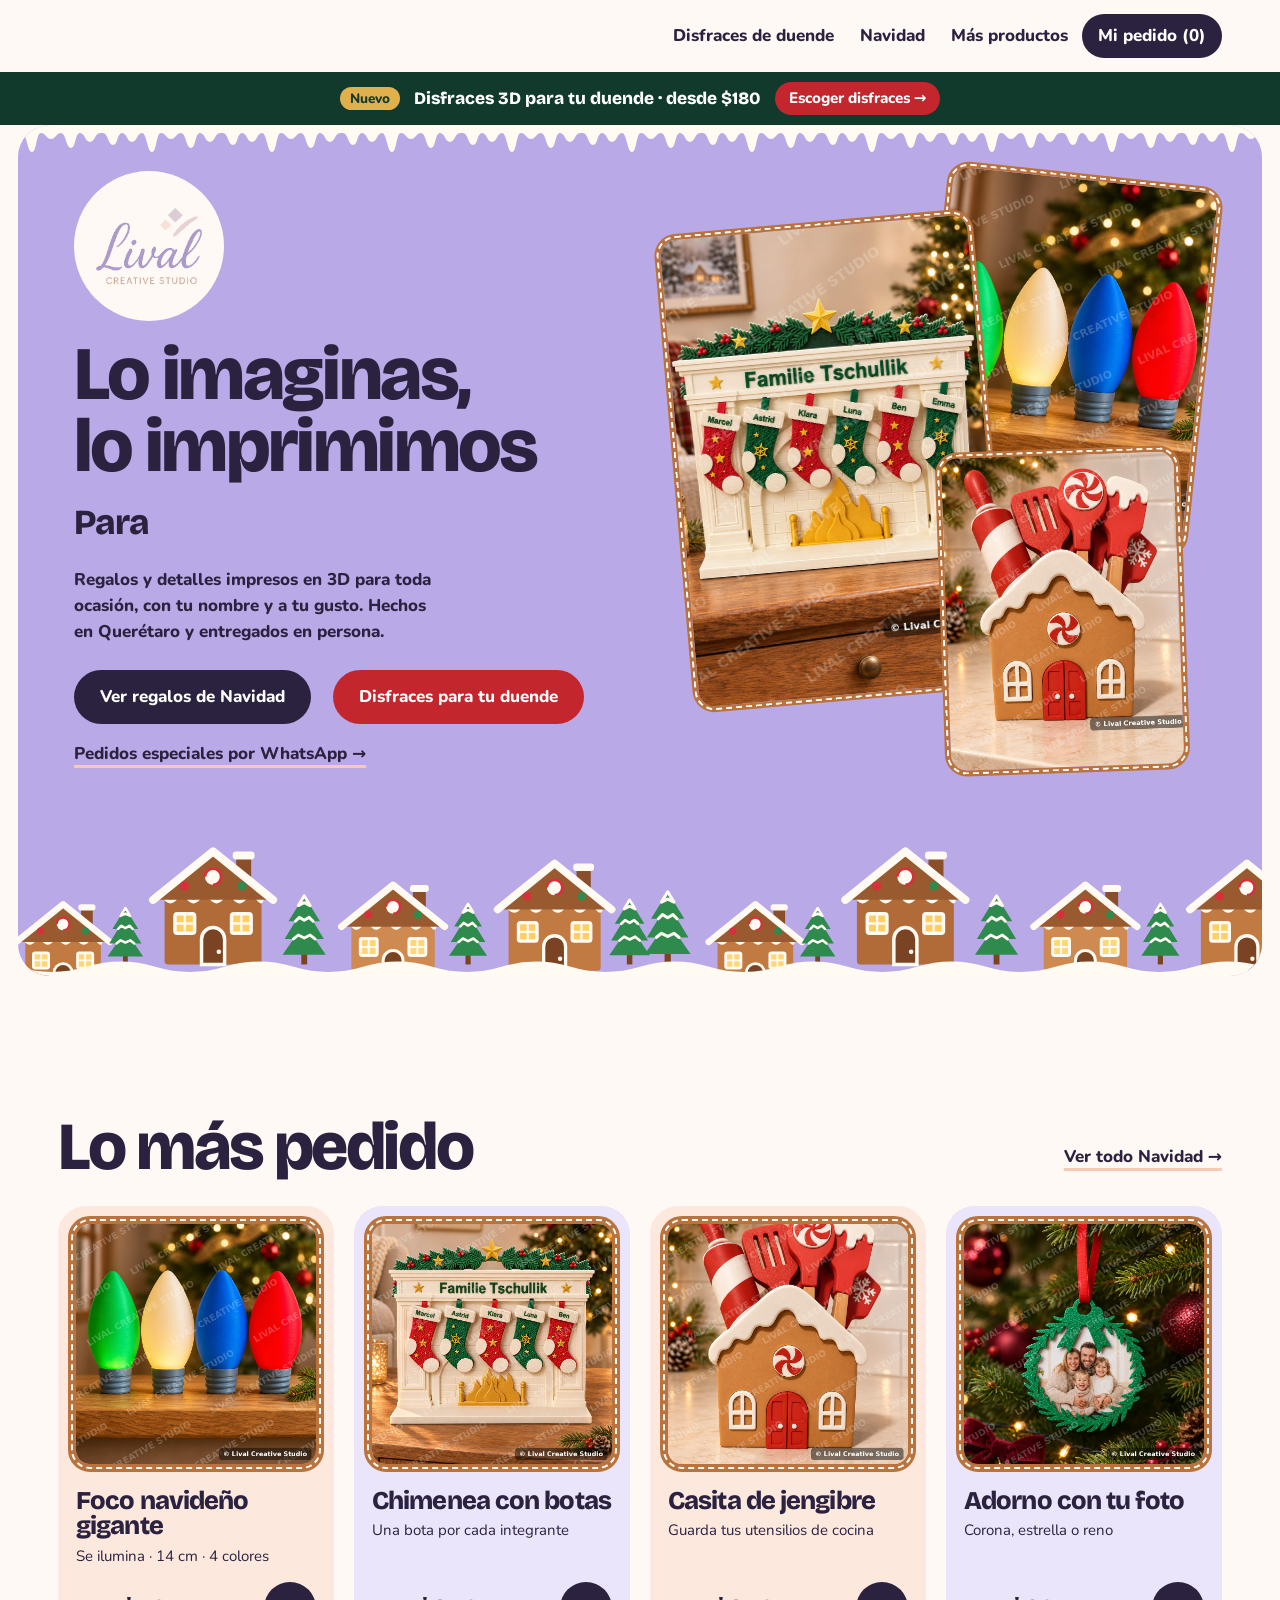
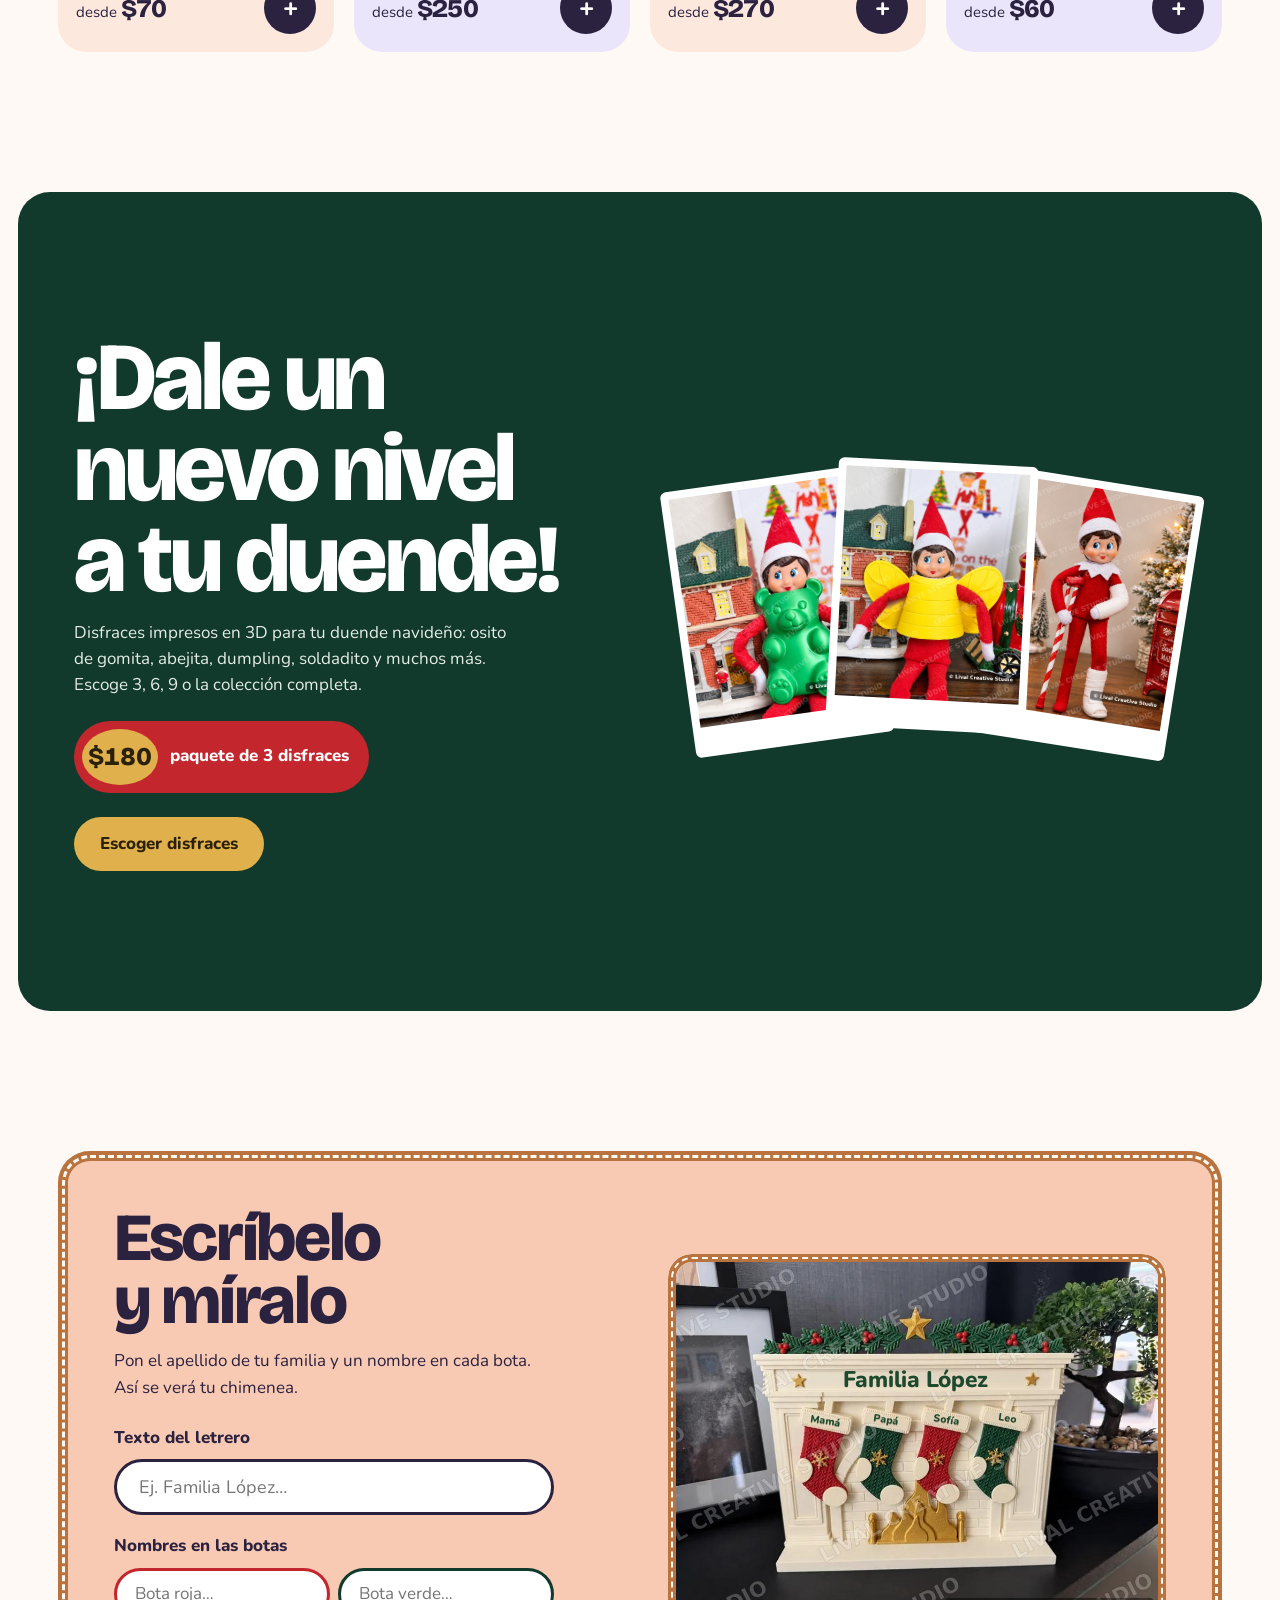
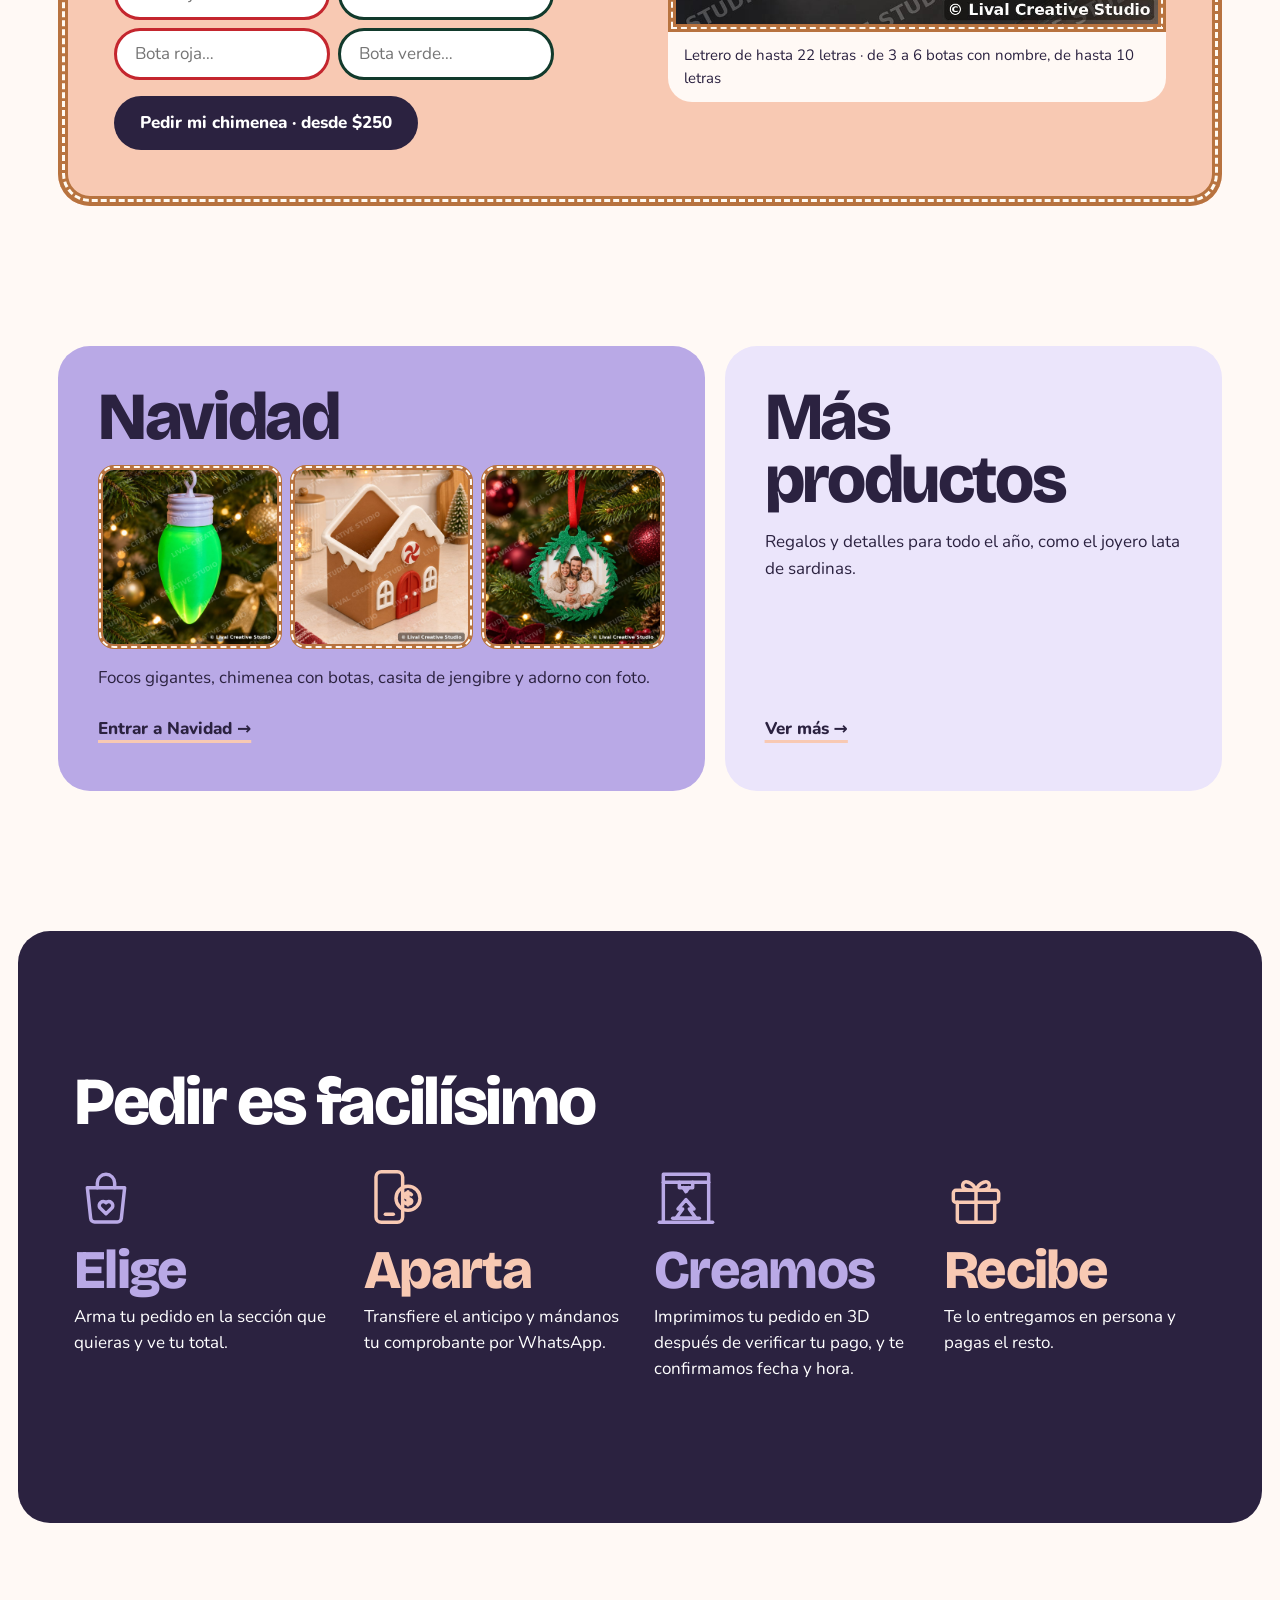
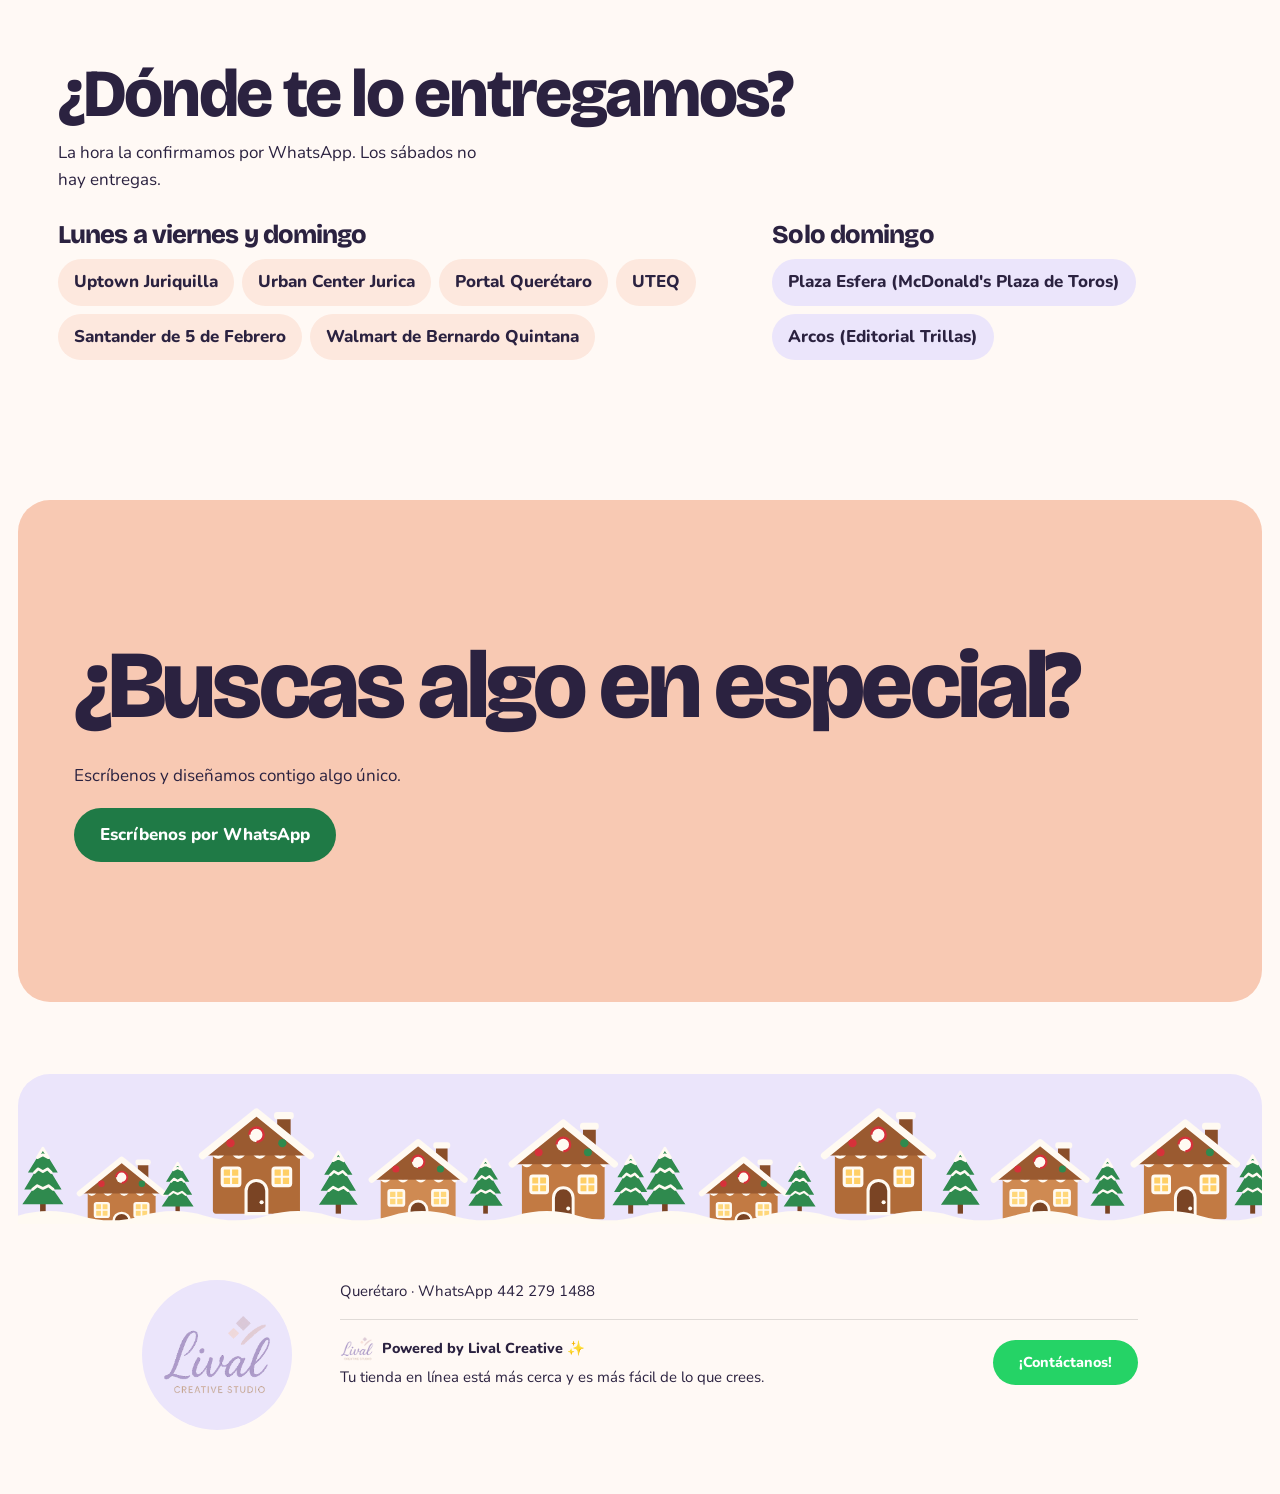
<file: index.html>
<!DOCTYPE html>
<html lang="es">
<head>
<meta charset="utf-8">
<meta name="viewport" content="width=device-width, initial-scale=1">
<meta name="theme-color" content="#fff9f5">
<meta property="og:type" content="website">
<meta property="og:site_name" content="Lival Creative Studio">
<meta property="og:title" content="Lival Creative Studio · Regalos impresos en 3D">
<meta property="og:description" content="Regalos y detalles impresos en 3D, con tu nombre y a tu gusto. Hechos sobre pedido en Querétaro.">
<meta property="og:url" content="https://livalcreative.github.io/Lival_Tienda/">
<meta property="og:image" content="https://livalcreative.github.io/Lival_Tienda/img/compartir.jpg">
<meta property="og:image:width" content="1200">
<meta property="og:image:height" content="630">
<meta property="og:locale" content="es_MX">
<meta name="twitter:card" content="summary_large_image">
<title>Lival Creative Studio · Diseños impresos en 3D en Querétaro</title>
<meta name="description" content="Regalos y detalles impresos en 3D para toda ocasión, con tu nombre y a tu gusto. Hechos sobre pedido en Querétaro.">
<link rel="icon" href="img/logo.png">
<link rel="preload" href="fonts/bricolage-latin-800-normal.woff2" as="font" type="font/woff2" crossorigin>
<link rel="stylesheet" href="assets/lival.css?v=20261109b">
<link rel="stylesheet" href="assets/temporada.css?v=20261102c">
<!-- Visitas (GoatCounter: sin cookies, no guarda quién es cada persona) -->
<script data-goatcounter="https://livalcreative.goatcounter.com/count" async src="//gc.zgo.at/count.js"></script>
<script>document.addEventListener("click",function(e){var gc=window.goatcounter;if(!gc||!gc.count||!e.target.closest)return;var a=e.target.closest('a[href*="wa.me"],[data-abrir],[data-filtro]');if(!a)return;var p,t="";if(a.dataset.abrir){p="producto/"+a.dataset.abrir;var pr=document.getElementById(a.dataset.abrir),h=pr&&pr.querySelector("h3");t=h?h.textContent:"";}else if(a.dataset.filtro!==undefined){p="categoria/"+(a.dataset.filtro||"todo");t=a.textContent;}else{p="whatsapp"+location.pathname;t="Clic en WhatsApp";}gc.count({path:p,title:t.trim().slice(0,80),event:true});},true);</script>
</head>
<body class="temporada-navidad">
<a class="saltar" href="#contenido">Saltar al contenido</a>
<header class="barra"><div class="marco">
  <a class="logo-link" href="./" aria-label="Lival Creative Studio, inicio"><img data-logo-chico src="img/logo-t.png" width="360" height="267" alt=""></a>
  <nav aria-label="Secciones">
    <a class="link" href="disfraces/">Disfraces de duende</a>
    <a class="link" href="navidad/">Navidad</a>
    <a class="link" href="productos/">Más productos</a>
    <a class="bolsa" href="pedido/">Mi pedido (<span data-carrito-n>0</span>)</a>
  </nav>
</div></header>

<main id="contenido">
<a class="aviso-dz" href="disfraces/"><span class="n">Nuevo</span><span class="t">Disfraces 3D para tu duende · desde $180</span><span class="b">Escoger disfraces →</span></a>
<section class="portada" aria-label="Portada">
  <div class="in">
    <div data-entra>
      <div class="sello" data-logo-grande><img class="foto" src="img/logo-t.png" width="360" height="267" alt="Lival Creative Studio" translate="no"></div>
      <h1>Lo imaginas,<br> lo imprimimos</h1>
      <p class="ocasion">Para <span class="giro" data-giro="Navidad|cumpleaños|tu boda|graduaciones|el Día de las Madres|regalar porque sí" aria-live="off">Navidad</span></p>
      <p class="sub">Regalos y detalles impresos en 3D para toda ocasión, con tu nombre y a tu gusto. Hechos en Querétaro y entregados en persona.</p>
      <div class="acciones"><a class="btn osc" href="navidad/">Ver regalos de Navidad</a><a class="btn rojo" href="disfraces/">Disfraces para tu duende</a><a class="enlace" href="https://wa.me/524422791488?text=%C2%A1Hola!%20Quiero%20un%20pedido%20especial%20de%20Lival%20Creative%20Studio" target="_blank" rel="noopener">Pedidos especiales por WhatsApp →</a></div>
    </div>
    <div class="collage">
      <div class="c1"><img class="foto" src="img/navidad/chimenea-6b.jpg" width="900" height="1125" fetchpriority="high" alt="Chimenea con seis botas, cada una con un nombre"></div>
      <div class="c2"><img class="foto" src="img/navidad/foco-set.jpg" width="900" height="1125" alt="Focos navideños gigantes"></div>
      <div class="c3"><img class="foto" src="img/navidad/casita-abierta.jpg" width="900" height="1125" alt="Casita de jengibre con utensilios de cocina"></div>
    </div>
  </div>
  <div class="aldea" data-aldea aria-hidden="true"></div>
</section>

<div class="marco">
  <section class="catalogo" aria-labelledby="t-pedido">
    <div class="cab"><h2 class="titulo" id="t-pedido">Lo más pedido</h2><a class="enlace" href="navidad/">Ver todo Navidad →</a></div>
    <div class="carril" data-entra>
      <a class="tarjeta" href="navidad/#foco"><div class="img"><img class="foto" src="img/navidad/foco-set.jpg" width="900" height="1125" loading="lazy" alt="Focos navideños gigantes"></div>
        <h3>Foco navideño gigante</h3><p class="det">Se ilumina · 14&nbsp;cm · 4 colores</p>
        <div class="pie-t"><p class="precio"><small>desde</small>$70</p><span class="mas-btn" aria-hidden="true">+</span></div></a>
      <a class="tarjeta" href="navidad/#chimenea"><div class="img"><img class="foto" src="img/navidad/chimenea-5b.jpg" width="900" height="1125" loading="lazy" alt="Chimenea con cinco botas personalizadas"></div>
        <h3>Chimenea con botas</h3><p class="det">Una bota por cada integrante</p>
        <div class="pie-t"><p class="precio"><small>desde</small>$250</p><span class="mas-btn" aria-hidden="true">+</span></div></a>
      <a class="tarjeta" href="navidad/#casita"><div class="img"><img class="foto" src="img/navidad/casita-abierta.jpg" width="900" height="1125" loading="lazy" alt="Casita de jengibre para utensilios"></div>
        <h3>Casita de jengibre</h3><p class="det">Guarda tus utensilios de cocina</p>
        <div class="pie-t"><p class="precio"><small>desde</small>$270</p><span class="mas-btn" aria-hidden="true">+</span></div></a>
      <a class="tarjeta" href="navidad/#NVG-adorno-foto"><div class="img"><img class="foto" src="img/navidad/adorno-corona.jpg" width="900" height="1125" loading="lazy" alt="Adorno corona con foto familiar en el árbol"></div>
        <h3>Adorno con tu foto</h3><p class="det">Corona, estrella o reno</p>
        <div class="pie-t"><p class="precio"><small>desde</small>$60</p><span class="mas-btn" aria-hidden="true">+</span></div></a>
    </div>
  </section>
</div>

<!-- Disfraces para tu duende -->
<section class="banda-duende" id="disfraces" aria-labelledby="t-disfraces">
  <div class="nieve" aria-hidden="true"></div>
  <div class="in">
    <div data-entra>
      <h2 id="t-disfraces">¡Dale un nuevo nivel a tu duende!</h2>
      <p class="intro">Disfraces impresos en 3D para tu duende navideño: osito de gomita, abejita, dumpling, soldadito y muchos más. Escoge 3, 6, 9 o la colección completa.</p>
      <p class="cuenta"><b>$180</b><span>paquete de 3 disfraces</span></p>
      <div class="acciones"><a class="btn oro" href="disfraces/">Escoger disfraces</a></div>
    </div>
    <div class="polas">
      <div><img class="foto" src="img/disfraces/osito.jpg" width="900" height="1200" loading="lazy" alt="Duende con disfraz de osito de gomita"></div>
      <div><img class="foto" src="img/disfraces/abejita.jpg" width="900" height="1200" loading="lazy" alt="Duende con disfraz de abejita"></div>
      <div><img class="foto" src="img/disfraces/bota.jpg" width="900" height="1200" loading="lazy" alt="Duende con yeso y muleta"></div>
    </div>
  </div>
</section>

<div class="marco">
  <section class="letrero" aria-labelledby="t-letrero">
    <div class="caja">
      <div data-entra>
        <h2 class="titulo" id="t-letrero">Escríbelo y míralo</h2>
        <p class="intro">Pon el apellido de tu familia y un nombre en cada bota. Así se verá tu chimenea.</p>
        <label for="apellido">Texto del letrero</label>
        <input id="apellido" name="letrero" maxlength="22" autocomplete="off" placeholder="Ej. Familia López…">
        <fieldset class="botas-campos">
          <legend>Nombres en las botas</legend>
          <input data-bota-campo="0" name="bota1" maxlength="10" autocomplete="off" aria-label="Bota 1, roja" placeholder="Bota roja…">
          <input data-bota-campo="1" name="bota2" maxlength="10" autocomplete="off" aria-label="Bota 2, verde" placeholder="Bota verde…">
          <input data-bota-campo="2" name="bota3" maxlength="10" autocomplete="off" aria-label="Bota 3, roja" placeholder="Bota roja…">
          <input data-bota-campo="3" name="bota4" maxlength="10" autocomplete="off" aria-label="Bota 4, verde" placeholder="Bota verde…">
        </fieldset>
        <a class="btn osc" id="pedirChimenea" href="navidad/#chimenea">Pedir mi chimenea · desde $250</a>
      </div>
      <figure class="vista">
        <div class="foto-letrero">
          <img class="foto" src="img/navidad/chimenea-letrero.jpg" width="900" height="675" loading="lazy" alt="Chimenea navideña con botas; el letrero muestra el texto que escribes">
          <span class="texto-letrero" data-letrero data-ajusta aria-live="polite">Familia López</span>
          <span class="texto-bota" data-bota="0" data-defecto="Mamá" data-ajusta style="left:31%;top:44.2%">Mamá</span>
          <span class="texto-bota" data-bota="1" data-defecto="Papá" data-ajusta style="left:43.6%;top:44.1%">Papá</span>
          <span class="texto-bota" data-bota="2" data-defecto="Sofía" data-ajusta style="left:56.1%;top:43.9%">Sofía</span>
          <span class="texto-bota" data-bota="3" data-defecto="Leo" data-ajusta style="left:68.6%;top:43.5%">Leo</span>
        </div>
        <figcaption>Letrero de hasta 22 letras · de 3 a 6 botas con nombre, de hasta 10 letras</figcaption>
      </figure>
    </div>
  </section>

  <section class="secciones" aria-label="Secciones de la tienda">
    <a class="sec nav" href="navidad/"><h3>Navidad</h3><div class="fila"><img class="foto" src="img/navidad/foco-1.jpg" width="900" height="1125" loading="lazy" alt=""><img class="foto" src="img/navidad/casita-divisiones.jpg" width="900" height="1125" loading="lazy" alt=""><img class="foto" src="img/navidad/adorno-corona.jpg" width="900" height="1125" loading="lazy" alt=""></div><p>Focos gigantes, chimenea con botas, casita de jengibre y adorno con foto.</p><span class="enlace">Entrar a Navidad →</span></a>
    <a class="sec mas" href="productos/"><h3>Más productos</h3><p>Regalos y detalles para todo el año, como el joyero lata de sardinas.</p><span class="enlace">Ver más →</span></a>
  </section>
</div>

<section class="como" aria-labelledby="t-como">
  <h2 class="titulo" id="t-como">Pedir es facilísimo</h2>
  <ol class="pasos" data-entra>
    <li><svg class="ico" viewBox="0 0 48 48" aria-hidden="true" fill="none" stroke="currentColor" stroke-width="2.6" stroke-linecap="round" stroke-linejoin="round"><path d="M10 17h28l-2.5 23a3 3 0 0 1-3 2.7H15.5a3 3 0 0 1-3-2.7z"/><path d="M17.5 17v-3.5a6.5 6.5 0 0 1 13 0V17"/><path d="M24 36.5l-4.6-4.4a3 3 0 0 1 4.6-3.8 3 3 0 0 1 4.6 3.8z"/></svg><b>Elige</b><span>Arma tu pedido en la sección que quieras y ve tu total.</span></li>
    <li><svg class="ico" viewBox="0 0 48 48" aria-hidden="true" fill="none" stroke="currentColor" stroke-width="2.6" stroke-linecap="round" stroke-linejoin="round"><rect x="9" y="5" width="20" height="38" rx="4"/><path d="M16 37h6"/><circle cx="33" cy="25" r="9"/><path d="M33 20v10M35.6 22.2c-.6-1-1.6-1.4-2.6-1.4-1.6 0-2.8.9-2.8 2.1 0 2.9 5.6 1.5 5.6 4.3 0 1.2-1.2 2.1-2.8 2.1-1.2 0-2.2-.5-2.8-1.5"/></svg><b>Aparta</b><span>Transfiere el anticipo y mándanos tu comprobante por WhatsApp.</span></li>
    <li><svg class="ico" viewBox="0 0 48 48" aria-hidden="true" fill="none" stroke="currentColor" stroke-width="2.6" stroke-linecap="round" stroke-linejoin="round"><path d="M7 43V7h34v36"/><path d="M4 43h40"/><path d="M7 13h34"/><path d="M19 13v4h10v-4"/><path d="M22 17l2 3 2-3"/><path d="M24 26l-6 7h3.5l-5 7h15l-5-7h3.5z"/><path d="M14 40h20"/></svg><b>Creamos</b><span>Imprimimos tu pedido en 3D después de verificar tu pago, y te confirmamos fecha y hora.</span></li>
    <li><svg class="ico" viewBox="0 0 48 48" aria-hidden="true" fill="none" stroke="currentColor" stroke-width="2.6" stroke-linecap="round" stroke-linejoin="round"><rect x="7" y="19" width="34" height="9" rx="2"/><path d="M10 28v13a2 2 0 0 0 2 2h24a2 2 0 0 0 2-2V28"/><path d="M24 19v24"/><path d="M24 19c-2-6-10-9-10-3.5 0 3.5 6 3.5 10 3.5zM24 19c2-6 10-9 10-3.5 0 3.5-6 3.5-10 3.5z"/></svg><b>Recibe</b><span>Te lo entregamos en persona y pagas el resto.</span></li>
  </ol>
</section>

<div class="marco">
  <section class="entregas" aria-labelledby="t-entregas">
    <h2 class="titulo" id="t-entregas">¿Dónde te lo entregamos?</h2>
    <p class="intro">La hora la confirmamos por WhatsApp. Los sábados no hay entregas.</p>
    <div class="grupos">
      <div><h3>Lunes a viernes y domingo</h3><ul class="chips"><li>Uptown Juriquilla</li><li>Urban Center Jurica</li><li>Portal Querétaro</li><li>UTEQ</li><li>Santander de 5 de Febrero</li><li>Walmart de Bernardo Quintana</li></ul></div>
      <div><h3>Solo domingo</h3><ul class="chips dom"><li>Plaza Esfera (McDonald's Plaza de Toros)</li><li>Arcos (Editorial Trillas)</li></ul></div>
    </div>
  </section>
</div>

<section class="cierre" aria-labelledby="t-cierre">
  <h2 id="t-cierre">¿Buscas algo en especial?</h2>
  <p class="intro">Escríbenos y diseñamos contigo algo único.</p>
  <a class="btn wa" href="https://wa.me/524422791488?text=%C2%A1Hola!%20Quiero%20informaci%C3%B3n%20de%20Lival%20Creative%20Studio" target="_blank" rel="noopener">Escríbenos por WhatsApp</a>
</section>
</main>

<div class="aldea aldea-pie" data-aldea aria-hidden="true"></div>
<footer class="pie">
  <div class="sello"><img class="foto" src="img/logo-t.png" width="360" height="267" loading="lazy" alt="Lival Creative Studio" translate="no"></div>
  <p>Querétaro · WhatsApp 442&nbsp;279&nbsp;1488</p>
  <div class="powered">
    <style>
      .powered { margin: 22px auto 0; padding: 14px 16px; max-width: 420px; border-top: 1px solid rgba(0,0,0,.12); text-align: center; font-size: .9rem; line-height: 1.45; color: inherit; }
      .powered .pw { display: inline-flex; align-items: center; gap: 8px; font-weight: 800; }
      .powered .pw img { width: 34px; height: auto; }
      .powered p { margin: 6px 0 0; }
      .powered a { display: inline-block; margin-top: 8px; padding: 10px 18px; min-height: 44px; border-radius: 999px; background: #25d366; color: #fff; font-weight: 800; text-decoration: none; }
      @media (min-width: 760px) {
        footer.pie, footer.creditos { display: grid; grid-template-columns: auto 1fr; align-items: center; column-gap: 48px; max-width: 1040px; margin-left: auto; margin-right: auto; text-align: left; justify-items: stretch; }
        footer.pie .sello, footer.creditos > img { grid-row: 1 / span 3; margin: 0; }
        footer.pie > p, footer.creditos > p { margin: 0; }
        .powered { grid-column: 2; max-width: none; margin: 16px 0 0; padding: 16px 0 0; text-align: left; display: grid; grid-template-columns: 1fr auto; align-items: center; column-gap: 24px; }
        .powered .pw, .powered p { grid-column: 1; }
        .powered a { grid-column: 2; grid-row: 1 / span 2; margin: 0; padding: 12px 26px; }
      }
    </style>
    <span class="pw"><img src="img/logo-t.png" width="34" height="25" alt="" loading="lazy">Powered by Lival Creative ✨</span>
    <p>Tu tienda en línea está más cerca y es más fácil de lo que crees.</p>
    <a href="https://wa.me/524422791488?text=%C2%A1Hola%21%20Me%20gustar%C3%ADa%20m%C3%A1s%20informaci%C3%B3n%20sobre%20el%20servicio%20de%20p%C3%A1ginas%20web%20para%20negocios%20y%20emprendimientos." target="_blank" rel="noopener" data-goatcounter-click="lival-paginas-web">¡Contáctanos!</a>
  </div>
</footer>

<script src="assets/carrito.js?v=20261107a"></script>
<script src="assets/tienda.js?v=20261102c"></script>
</body>
</html>
</file>
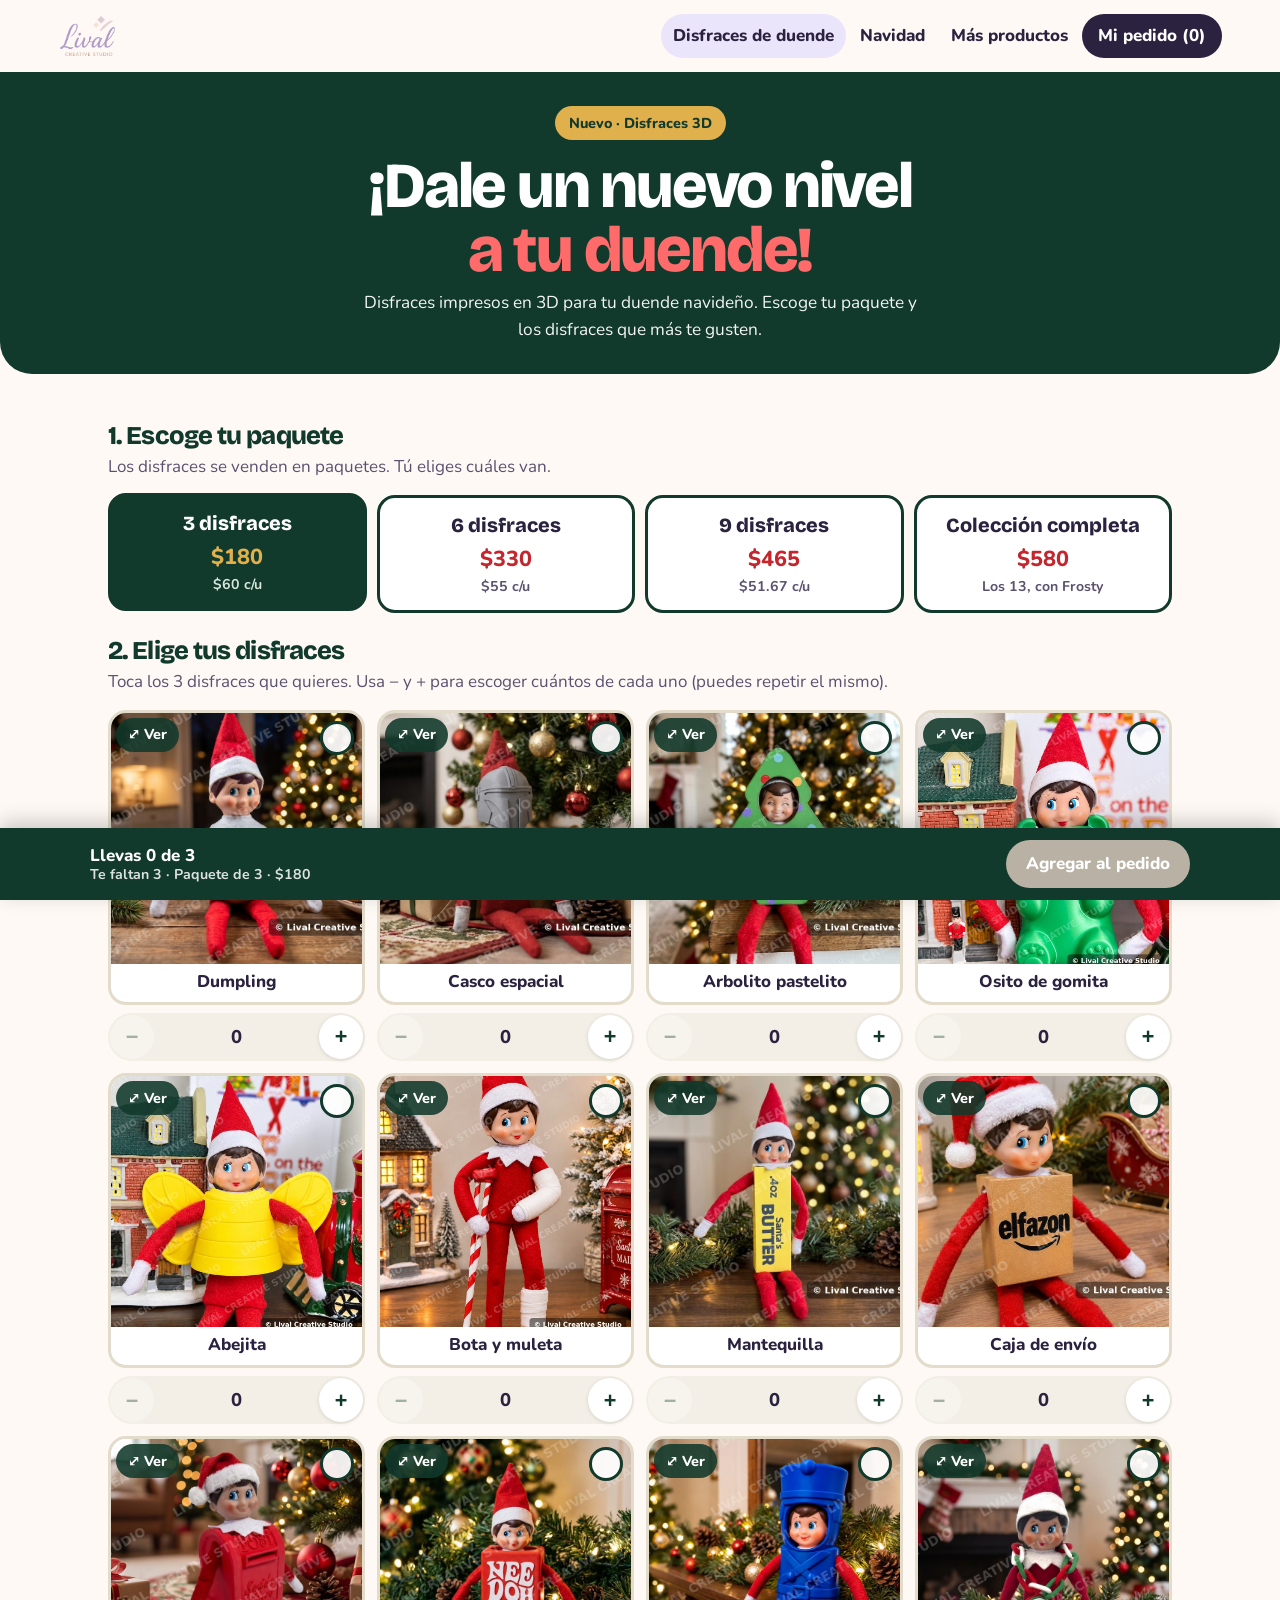
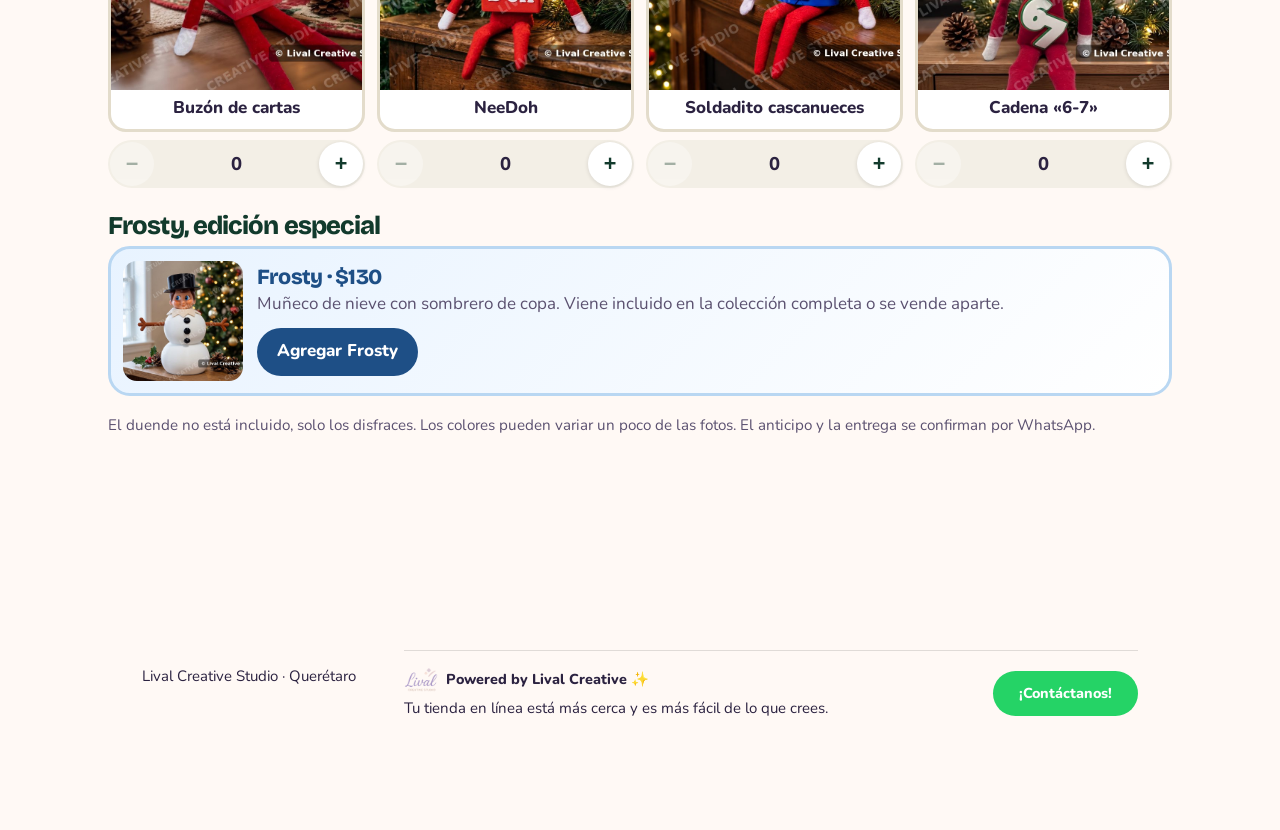
<file: disfraces/index.html>
<!DOCTYPE html>
<html lang="es">
<head>
<meta charset="utf-8">
<meta name="viewport" content="width=device-width, initial-scale=1">
<meta name="theme-color" content="#123a2c">
<meta property="og:type" content="website">
<meta property="og:site_name" content="Lival Creative Studio">
<meta property="og:title" content="Disfraces para tu duende · Lival Creative Studio">
<meta property="og:description" content="¡Dale un nuevo nivel a tu duende! Disfraces impresos en 3D: escoge 3, 6, 9 o la colección completa. Hechos en Querétaro.">
<meta property="og:url" content="https://livalcreative.github.io/Lival_Tienda/disfraces/">
<meta property="og:image" content="https://livalcreative.github.io/Lival_Tienda/img/compartir.jpg">
<meta property="og:image:width" content="1200">
<meta property="og:image:height" content="630">
<meta property="og:locale" content="es_MX">
<meta name="twitter:card" content="summary_large_image">
<meta name="description" content="Disfraces impresos en 3D para tu duende navideño. Escoge 3, 6, 9 o la colección completa. Hechos en Querétaro.">
<title>Disfraces para tu duende · Lival Creative Studio</title>
<link rel="icon" href="../img/logo.png">
<link rel="preload" href="../fonts/bricolage-latin-800-normal.woff2" as="font" type="font/woff2" crossorigin>
<link rel="stylesheet" href="../assets/lival.css?v=20261109b">
<link rel="stylesheet" href="../assets/temporada.css?v=20261102c">
<style>
/* Disfraces para tu duende: verde pino, rojo y oro como la sección del duende */
.dz-hero { background: var(--pino); color: #fff; text-align: center; padding: 34px var(--m) 30px; border-radius: 0 0 32px 32px; }
.dz-hero .tag { display: inline-block; background: var(--oro); color: var(--pino); font-weight: 800; border-radius: 999px; padding: 6px 14px; font-size: .9rem; }
.dz-hero h1 { font-family: var(--disp); font-size: clamp(2.2rem, 10vw, 4rem); line-height: 1; margin: 14px 0 8px; }
.dz-hero h1 span { color: #ff6b6b; display: block; }
.dz-hero p { max-width: 560px; margin: 0 auto; font-size: 1.08rem; opacity: .95; }
.dz { max-width: 1100px; margin: 0 auto; padding: 24px var(--m) 140px; }
.dz h2 { font-family: var(--disp); font-size: 1.6rem; margin: 26px 0 6px; color: var(--pino); }
.dz .sub { color: var(--gris); margin: 0 0 14px; }
.paqs { display: grid; grid-template-columns: repeat(2, 1fr); gap: 10px; }
@media (min-width: 760px) { .paqs { grid-template-columns: repeat(4, 1fr); } }
.paq { border: 3px solid var(--pino); background: #fff; border-radius: 18px; padding: 12px 10px; text-align: center; cursor: pointer; font: inherit; color: var(--tinta); min-height: 92px; transition: transform .15s, background-color .15s; }
.paq b { display: block; font-family: var(--disp); font-size: 1.25rem; }
.paq .pr { display: block; font-weight: 800; font-size: 1.35rem; color: var(--rojo); margin-top: 2px; }
.paq small { display: block; color: var(--gris); font-weight: 700; }
.paq[aria-pressed="true"] { background: var(--pino); color: #fff; transform: translateY(-2px); }
.paq[aria-pressed="true"] .pr { color: var(--oro); }
.paq[aria-pressed="true"] small { color: #d7e6dc; }
.disfs { display: grid; grid-template-columns: repeat(2, 1fr); gap: 12px; }
@media (min-width: 760px) { .disfs { grid-template-columns: repeat(4, 1fr); } }
.disf { position: relative; border: 3px solid #e3dccb; background: #fff; border-radius: 18px; padding: 0 0 10px; cursor: pointer; font: inherit; color: var(--tinta); text-align: center; overflow: hidden; transition: border-color .15s, transform .15s; }
.disf img { width: 100%; aspect-ratio: 1; object-fit: cover; display: block; background: #f3efe6; }
.disf b { display: block; padding: 8px 6px 0; font-weight: 800; line-height: 1.2; }
.disf .chk { position: absolute; top: 8px; right: 8px; width: 34px; height: 34px; border-radius: 50%; background: rgba(255,255,255,.92); border: 3px solid var(--pino); display: grid; place-items: center; font-weight: 900; color: transparent; }
.disf[aria-pressed="true"] { border-color: var(--rojo); transform: translateY(-2px); }
.disf[aria-pressed="true"] .chk { background: var(--rojo); border-color: var(--rojo); color: #fff; }
.disf:disabled { cursor: default; }
.frosty { display: grid; grid-template-columns: 120px 1fr; gap: 14px; align-items: center; background: linear-gradient(135deg, #e8f3ff, #fff); border: 3px solid #b9d7f2; border-radius: 22px; padding: 12px; margin-top: 8px; }
.frosty img { width: 120px; height: 120px; object-fit: cover; border-radius: 14px; }
.frosty h3 { font-family: var(--disp); margin: 0; font-size: 1.35rem; color: #1e4f86; }
.frosty p { margin: 4px 0 10px; color: var(--gris); }
.btn-dz { min-height: 48px; border: 0; border-radius: 999px; padding: 0 20px; font: inherit; font-weight: 800; cursor: pointer; background: var(--rojo); color: #fff; }
.btn-dz:disabled { background: #b9b2a4; cursor: not-allowed; }
.btn-dz.azul { background: #1e4f86; }
.barra-dz { position: fixed; left: 0; right: 0; bottom: 0; z-index: 60; background: var(--pino); color: #fff; padding: 12px var(--m) calc(12px + env(safe-area-inset-bottom)); box-shadow: 0 -6px 20px rgba(0,0,0,.2); }
.barra-dz .in { max-width: 1100px; margin: 0 auto; display: flex; align-items: center; gap: 12px; justify-content: space-between; }
.barra-dz .dz-cuenta { font-weight: 800; line-height: 1.25; }
.barra-dz .dz-cuenta small { display: block; font-weight: 700; opacity: .85; }
.ok-dz { background: #e9f6ee; border: 2px solid var(--wa); color: var(--pino); border-radius: 16px; padding: 12px 14px; margin: 14px 0 0; font-weight: 700; }
.ok-dz a { color: var(--wa); font-weight: 800; }
.nota-dz { color: var(--gris); font-size: .95rem; margin-top: 18px; }
.disf-w { position: relative; }
.disf-w .disf { width: 100%; height: 100%; }
.disf .chk { font-size: 1rem; }
.disf-w { display: flex; flex-direction: column; gap: 8px; }
.cant { display: flex; align-items: center; justify-content: space-between; background: #f3efe6; border-radius: 999px; padding: 2px; }
.cant button { width: 44px; height: 44px; border: 0; border-radius: 50%; background: #fff; color: var(--pino); font: 900 1.35rem/1 sans-serif; cursor: pointer; box-shadow: 0 1px 4px rgba(0,0,0,.12); }
.cant button:disabled { opacity: .35; cursor: not-allowed; box-shadow: none; }
.cant button:active:not(:disabled) { transform: scale(.9); }
.cant span { font-weight: 900; font-size: 1.15rem; min-width: 28px; text-align: center; color: var(--tinta); }
.cant.tiene { background: #fde3e1; }
.cant.tiene span { color: var(--rojo); }
.cant[hidden] { display: none; }
.ver-btns { display: flex; gap: 10px; justify-content: center; flex-wrap: wrap; }
.btn-dz.claro { background: #fff; color: var(--rojo); border: 2px solid var(--rojo); }
.ver { position: absolute; top: 8px; left: 8px; z-index: 2; min-height: 34px; border: 0; border-radius: 999px; padding: 0 12px; background: rgba(18,58,44,.88); color: #fff; font: inherit; font-weight: 800; font-size: .9rem; cursor: pointer; }
.ver-dz { border: 0; border-radius: 22px; padding: 14px; width: min(94vw, 560px); max-height: 92vh; background: #fff9f5; box-shadow: 0 20px 60px rgba(0,0,0,.35); text-align: center; }
.ver-dz::backdrop { background: rgba(18,30,24,.7); }
.ver-dz img { width: 100%; max-height: 64vh; object-fit: contain; border-radius: 14px; background: #f3efe6; display: block; }
.ver-dz h3 { font-family: var(--disp); color: var(--pino); font-size: 1.4rem; margin: 12px 0; }
.ver-dz .btn-dz { width: 100%; }
.ver-dz .cerrar { position: absolute; top: 20px; right: 20px; width: 40px; height: 40px; border: 0; border-radius: 50%; background: rgba(255,255,255,.92); font-size: 1.1rem; font-weight: 900; cursor: pointer; box-shadow: 0 2px 8px rgba(0,0,0,.2); }
</style>
<!-- Visitas (GoatCounter: sin cookies, no guarda quién es cada persona) -->
<script data-goatcounter="https://livalcreative.goatcounter.com/count" async src="//gc.zgo.at/count.js"></script>
<script>document.addEventListener("click",function(e){var gc=window.goatcounter;if(!gc||!gc.count||!e.target.closest)return;var a=e.target.closest('a[href*="wa.me"],[data-abrir],[data-filtro],[data-paq]');if(!a)return;var p,t="";if(a.dataset.abrir){p="producto/"+a.dataset.abrir;var pr=document.getElementById(a.dataset.abrir),h=pr&&pr.querySelector("h3");t=h?h.textContent:"";}else if(a.dataset.paq!==undefined){p="disfraces/paquete-"+a.dataset.paq;t=a.textContent;}else if(a.dataset.filtro!==undefined){p="categoria/"+(a.dataset.filtro||"todo");t=a.textContent;}else{p="whatsapp"+location.pathname;t="Clic en WhatsApp";}gc.count({path:p,title:t.trim().slice(0,80),event:true});},true);</script>
</head>
<body class="temporada-navidad">
<a class="saltar" href="#contenido">Saltar al contenido</a>
<header class="barra"><div class="marco">
  <a class="logo-link" href="../" aria-label="Lival Creative Studio, inicio"><img src="../img/logo-t.png" width="360" height="267" alt=""></a>
  <nav aria-label="Secciones">
    <a class="link" href="../disfraces/" aria-current="page">Disfraces de duende</a>
    <a class="link" href="../navidad/">Navidad</a>
    <a class="link" href="../productos/">Más productos</a>
    <a class="bolsa" href="../pedido/">Mi pedido (<span data-carrito-n>0</span>)</a>
  </nav>
</div></header>

<main id="contenido">
  <section class="dz-hero">
    <span class="tag">Nuevo · Disfraces 3D</span>
    <h1>¡Dale un nuevo nivel <span>a tu duende!</span></h1>
    <p>Disfraces impresos en 3D para tu duende navideño. Escoge tu paquete y los disfraces que más te gusten.</p>
  </section>

  <div class="dz">
    <h2>1. Escoge tu paquete</h2>
    <p class="sub">Los disfraces se venden en paquetes. Tú eliges cuáles van.</p>
    <div class="paqs" role="group" aria-label="Paquetes">
      <button type="button" class="paq" data-paq="3" aria-pressed="true"><b>3 disfraces</b><span class="pr">$180</span><small>$60 c/u</small></button>
      <button type="button" class="paq" data-paq="6" aria-pressed="false"><b>6 disfraces</b><span class="pr">$330</span><small>$55 c/u</small></button>
      <button type="button" class="paq" data-paq="9" aria-pressed="false"><b>9 disfraces</b><span class="pr">$465</span><small>$51.67 c/u</small></button>
      <button type="button" class="paq" data-paq="13" aria-pressed="false"><b>Colección completa</b><span class="pr">$580</span><small>Los 13, con Frosty</small></button>
    </div>

    <h2 id="t-elige">2. Elige tus disfraces</h2>
    <p class="sub" id="instr">Toca los 3 disfraces que quieres. Puedes repetir el mismo.</p>
    <div class="disfs" id="disfs"></div>

    <h2>Frosty, edición especial</h2>
    <div class="frosty">
      <img id="imgFrosty" alt="Duende con disfraz de muñeco de nieve" loading="lazy" style="cursor:zoom-in" title="Ver foto grande">
      <div>
        <h3>Frosty · $130</h3>
        <p>Muñeco de nieve con sombrero de copa. Viene incluido en la colección completa o se vende aparte.</p>
        <button type="button" class="btn-dz azul" id="addFrosty">Agregar Frosty</button>
      </div>
    </div>
    <div id="okFrosty"></div>

    <p class="nota-dz">El duende no está incluido, solo los disfraces. Los colores pueden variar un poco de las fotos. El anticipo y la entrega se confirman por WhatsApp.</p>
  </div>
</main>

<dialog id="verDz" class="ver-dz" aria-labelledby="verNom">
  <button type="button" class="cerrar" id="verCerrar" aria-label="Cerrar">✕</button>
  <img id="verImg" alt="">
  <h3 id="verNom"></h3>
  <div class="ver-btns"><button type="button" class="btn-dz claro" id="verQuitar" hidden>Quitar uno</button><button type="button" class="btn-dz" id="verElegir">Elegir este disfraz</button></div>
</dialog>

<div class="barra-dz" role="region" aria-label="Tu paquete">
  <div class="in">
    <div class="dz-cuenta" id="cuenta" aria-live="polite">Llevas 0 de 3<small>Paquete de 3 · $180</small></div>
    <button type="button" class="btn-dz" id="addPaq" disabled>Agregar al pedido</button>
  </div>
</div>

<footer class="pie" style="padding-bottom:110px">
  <p>Lival Creative Studio · Querétaro</p>
  <div class="powered">
    <style>
      .powered { margin: 22px auto 0; padding: 14px 16px; max-width: 420px; border-top: 1px solid rgba(0,0,0,.12); text-align: center; font-size: .9rem; line-height: 1.45; color: inherit; }
      .powered .pw { display: inline-flex; align-items: center; gap: 8px; font-weight: 800; }
      .powered .pw img { width: 34px; height: auto; }
      .powered p { margin: 6px 0 0; }
      .powered a { display: inline-block; margin-top: 8px; padding: 10px 18px; min-height: 44px; border-radius: 999px; background: #25d366; color: #fff; font-weight: 800; text-decoration: none; }
      @media (min-width: 760px) {
        footer.pie, footer.creditos { display: grid; grid-template-columns: auto 1fr; align-items: center; column-gap: 48px; max-width: 1040px; margin-left: auto; margin-right: auto; text-align: left; justify-items: stretch; }
        footer.pie .sello, footer.creditos > img { grid-row: 1 / span 3; margin: 0; }
        footer.pie > p, footer.creditos > p { margin: 0; }
        .powered { grid-column: 2; max-width: none; margin: 16px 0 0; padding: 16px 0 0; text-align: left; display: grid; grid-template-columns: 1fr auto; align-items: center; column-gap: 24px; }
        .powered .pw, .powered p { grid-column: 1; }
        .powered a { grid-column: 2; grid-row: 1 / span 2; margin: 0; padding: 12px 26px; }
      }
    </style>
    <span class="pw"><img src="../img/logo-t.png" width="34" height="25" alt="" loading="lazy">Powered by Lival Creative ✨</span>
    <p>Tu tienda en línea está más cerca y es más fácil de lo que crees.</p>
    <a href="https://wa.me/524422791488?text=%C2%A1Hola%21%20Me%20gustar%C3%ADa%20m%C3%A1s%20informaci%C3%B3n%20sobre%20el%20servicio%20de%20p%C3%A1ginas%20web%20para%20negocios%20y%20emprendimientos." target="_blank" rel="noopener" data-goatcounter-click="lival-paginas-web">¡Contáctanos!</a>
  </div>
</footer>
<script src="../assets/carrito.js?v=20261107a"></script>
<script src="../assets/tienda.js?v=20261102c"></script>
<script>
(function () {
  // Fotos propias con marca de agua (img/disfraces).
  const MW = "https://makerworld.bblmw.com/makerworld/model/", R = "?x-oss-process=image/resize,w_600", P = "../img/disfraces/";
  const DISFRACES = [
    { id: "dumpling", nombre: "Dumpling", horas: 6.5, foto: P + "dumpling.jpg" },
    { id: "casco", nombre: "Casco espacial", horas: 2.0, foto: P + "casco.jpg" },
    { id: "arbolito", nombre: "Arbolito pastelito", horas: 2.2, foto: P + "arbolito.jpg" },
    { id: "osito", nombre: "Osito de gomita", horas: 1.5, foto: P + "osito.jpg" },
    { id: "abejita", nombre: "Abejita", horas: 1.9, foto: P + "abejita.jpg" },
    { id: "bota", nombre: "Bota y muleta", horas: 1.7, foto: P + "bota.jpg" },
    { id: "mantequilla", nombre: "Mantequilla", horas: 0.8, foto: P + "mantequilla.jpg" },
    { id: "caja", nombre: "Caja de envío", horas: 1.1, foto: P + "caja.jpg" },
    { id: "buzon", nombre: "Buzón de cartas", horas: 2.1, foto: P + "buzon.jpg" },
    { id: "pelota", nombre: "NeeDoh", horas: 1.8, foto: P + "pelota.jpg" },
    { id: "soldadito", nombre: "Soldadito cascanueces", horas: 2.9, foto: P + "soldadito.jpg" },
    { id: "cadena", nombre: "Cadena «6-7»", horas: 1.2, foto: P + "cadena.jpg" }
  ];
  const FROSTY = { id: "frosty", nombre: "Frosty, muñeco de nieve", horas: 4.5, precio: 130, foto: P + "frosty.jpg" };
  const PAQ = { 3: 180, 6: 330, 9: 465, 13: 580 };

  // picks: los disfraces elegidos en orden; se puede repetir el mismo (ej. 3 abejitas)
  let n = 3, picks = [];
  const cuantos = id => picks.filter(x => x === id).length;
  const box = document.getElementById("disfs"), cuenta = document.getElementById("cuenta"), btn = document.getElementById("addPaq"), instr = document.getElementById("instr");
  document.getElementById("imgFrosty").src = FROSTY.foto;

  function elegir(id) {
    if (n === 13) return false;
    if (picks.length >= n) { aviso(`Ya elegiste ${n}. Quita uno con el botón − o cambia a un paquete más grande.`); return false; }
    picks.push(id); pinta(); return true;
  }
  function quitarUno(id) {
    const i = picks.lastIndexOf(id); if (i < 0) return false;
    picks.splice(i, 1); pinta(); return true;
  }

  DISFRACES.forEach(d => {
    const w = document.createElement("div"); w.className = "disf-w";
    const b = document.createElement("button");
    b.type = "button"; b.className = "disf"; b.dataset.id = d.id; b.setAttribute("aria-pressed", "false");
    b.innerHTML = `<img src="${d.foto}" alt="Duende con disfraz de ${d.nombre.toLowerCase()}" loading="lazy" width="600" height="600"><span class="chk" aria-hidden="true">✓</span><b>${d.nombre}</b>`;
    b.addEventListener("click", () => elegir(d.id));
    const m = document.createElement("div");
    m.className = "cant"; m.dataset.cant = d.id; m.setAttribute("role", "group"); m.setAttribute("aria-label", "Cantidad de " + d.nombre);
    m.innerHTML = `<button type="button" aria-label="Quitar un ${d.nombre}">−</button><span aria-live="polite">0</span><button type="button" aria-label="Agregar un ${d.nombre}">+</button>`;
    const [bm, bp] = m.querySelectorAll("button");
    bm.addEventListener("click", () => quitarUno(d.id)); bp.addEventListener("click", () => elegir(d.id));
    const v = document.createElement("button");
    v.type = "button"; v.className = "ver"; v.setAttribute("aria-label", "Ver foto grande: " + d.nombre); v.innerHTML = "<span aria-hidden=\"true\">⤢</span> Ver";
    v.addEventListener("click", () => abrir(d));
    w.append(b, v, m); box.appendChild(w);
  });

  // Foto grande para ver bien cada disfraz
  const dlg = document.getElementById("verDz"), dImg = document.getElementById("verImg"), dNom = document.getElementById("verNom"), dBtn = document.getElementById("verElegir"), dQuitar = document.getElementById("verQuitar");
  let actual = null;
  function abrir(d) {
    actual = d; dImg.src = d.foto; dImg.alt = "Duende con disfraz de " + d.nombre.toLowerCase(); dNom.textContent = d.nombre;
    pintaVer();
    if (dlg.showModal) dlg.showModal(); else dlg.setAttribute("open", "");
  }
  function pintaVer() {
    if (!actual) return;
    if (actual.id === "frosty") { dBtn.hidden = true; dQuitar.hidden = true; return; }
    dBtn.hidden = false;
    const c = cuantos(actual.id);
    dQuitar.hidden = n === 13 || !c;
    if (n === 13) { dBtn.textContent = "Incluido en la colección completa"; dBtn.disabled = true; }
    else { dBtn.disabled = false; dBtn.textContent = c ? `Agregar otro (llevas ${c})` : "Elegir este disfraz"; }
  }
  dBtn.addEventListener("click", () => { if (elegir(actual.id)) dlg.close(); });
  dQuitar.addEventListener("click", () => { quitarUno(actual.id); });
  document.getElementById("verCerrar").addEventListener("click", () => dlg.close());
  dlg.addEventListener("click", e => { if (e.target === dlg) dlg.close(); });
  document.getElementById("imgFrosty").addEventListener("click", () => abrir(FROSTY));

  document.querySelectorAll("[data-paq]").forEach(p => p.addEventListener("click", () => {
    n = +p.dataset.paq;
    document.querySelectorAll("[data-paq]").forEach(x => x.setAttribute("aria-pressed", x === p));
    if (picks.length > n) picks = picks.slice(0, n);
    pinta();
    document.getElementById("t-elige").scrollIntoView({ behavior: "smooth", block: "start" });
  }));

  function pinta() {
    box.querySelectorAll(".disf").forEach(b => {
      const c = n === 13 ? 1 : cuantos(b.dataset.id);
      b.setAttribute("aria-pressed", c > 0); b.disabled = n === 13;
      b.querySelector(".chk").textContent = c > 1 ? "×" + c : "✓";
    });
    box.querySelectorAll("[data-cant]").forEach(m => {
      const c = cuantos(m.dataset.cant), [bm, bp] = m.querySelectorAll("button");
      m.hidden = n === 13; m.querySelector("span").textContent = c; m.classList.toggle("tiene", c > 0);
      bm.disabled = !c; bp.disabled = picks.length >= n;
    });
    if (n === 13) {
      instr.textContent = "La colección completa trae los 12 disfraces y además a Frosty.";
      cuenta.innerHTML = `Colección completa (13)<small>Incluye a Frosty · $${PAQ[13]}</small>`;
      btn.disabled = false;
    } else {
      instr.textContent = `Toca los ${n} disfraces que quieres. Usa − y + para escoger cuántos de cada uno (puedes repetir el mismo).`;
      const falta = n - picks.length;
      cuenta.innerHTML = `Llevas ${picks.length} de ${n}<small>${falta ? `Te ${falta === 1 ? "falta 1" : "faltan " + falta} · ` : "¡Listo! · "}Paquete de ${n} · $${PAQ[n]}</small>`;
      btn.disabled = falta !== 0;
    }
    btn.textContent = btn.disabled ? "Agregar al pedido" : `Agregar · $${PAQ[n]}`;
    if (typeof pintaVer === "function") pintaVer();
  }

  function aviso(t) {
    let a = document.getElementById("avisoDz");
    if (!a) { a = document.createElement("div"); a.id = "avisoDz"; a.setAttribute("role", "status"); a.style.cssText = "position:fixed;left:12px;right:12px;bottom:96px;z-index:70;max-width:480px;margin:0 auto;background:#2b2240;color:#fff;padding:12px 16px;border-radius:14px;font-weight:700;box-shadow:0 8px 24px rgba(0,0,0,.25)"; document.body.appendChild(a); }
    a.textContent = t; clearTimeout(a._t); a._t = setTimeout(() => a.remove(), 3500);
  }

  function listo(dest, txt) {
    document.getElementById(dest).innerHTML = `<p class="ok-dz">✓ ${txt} <a href="../pedido/">Ver mi pedido</a></p>`;
    const c = document.querySelector("[data-carrito-n]"); if (c) c.textContent = Object.keys(LIVAL.leer()).length;
  }

  btn.addEventListener("click", () => {
    const lista = n === 13 ? DISFRACES.concat(FROSTY) : picks.map(id => DISFRACES.find(d => d.id === id));
    const nombres = n === 13 ? lista.map(d => d.nombre).join(", ")
      : DISFRACES.filter(d => cuantos(d.id)).map(d => cuantos(d.id) > 1 ? `${d.nombre} ×${cuantos(d.id)}` : d.nombre).join(", ");
    const horas = Math.round(lista.reduce((s, d) => s + d.horas, 0) * 100) / 100;
    const titulo = n === 13 ? "Colección completa de disfraces para duende (13, con Frosty)" : `Paquete de ${n} disfraces para duende`;
    LIVAL.agregarPersonal({ id: "DISF-" + n + "-" + Date.now().toString(36), tipo: "disfraces", name: `${titulo}: ${nombres}`, resumen: nombres, price: PAQ[n], horas });
    if (window.goatcounter && goatcounter.count) goatcounter.count({ path: "disfraces/agregado-" + n, title: titulo, event: true });
    let ok = document.getElementById("okPaq");
    if (!ok) { ok = document.createElement("div"); ok.id = "okPaq"; box.after(ok); }
    listo("okPaq", `Agregamos tu ${n === 13 ? "colección completa" : "paquete de " + n} al pedido.`);
    picks = []; pinta();
    ok.scrollIntoView({ behavior: "smooth", block: "center" });
  });

  document.getElementById("addFrosty").addEventListener("click", () => {
    LIVAL.agregarPersonal({ id: "DISF-frosty-" + Date.now().toString(36), tipo: "disfraces", name: "Disfraz de duende: " + FROSTY.nombre, resumen: FROSTY.nombre, price: FROSTY.precio, horas: FROSTY.horas });
    if (window.goatcounter && goatcounter.count) goatcounter.count({ path: "disfraces/agregado-frosty", title: "Frosty", event: true });
    listo("okFrosty", "Agregamos a Frosty a tu pedido.");
  });

  pinta();
})();
</script>
</body>
</html>
</file>
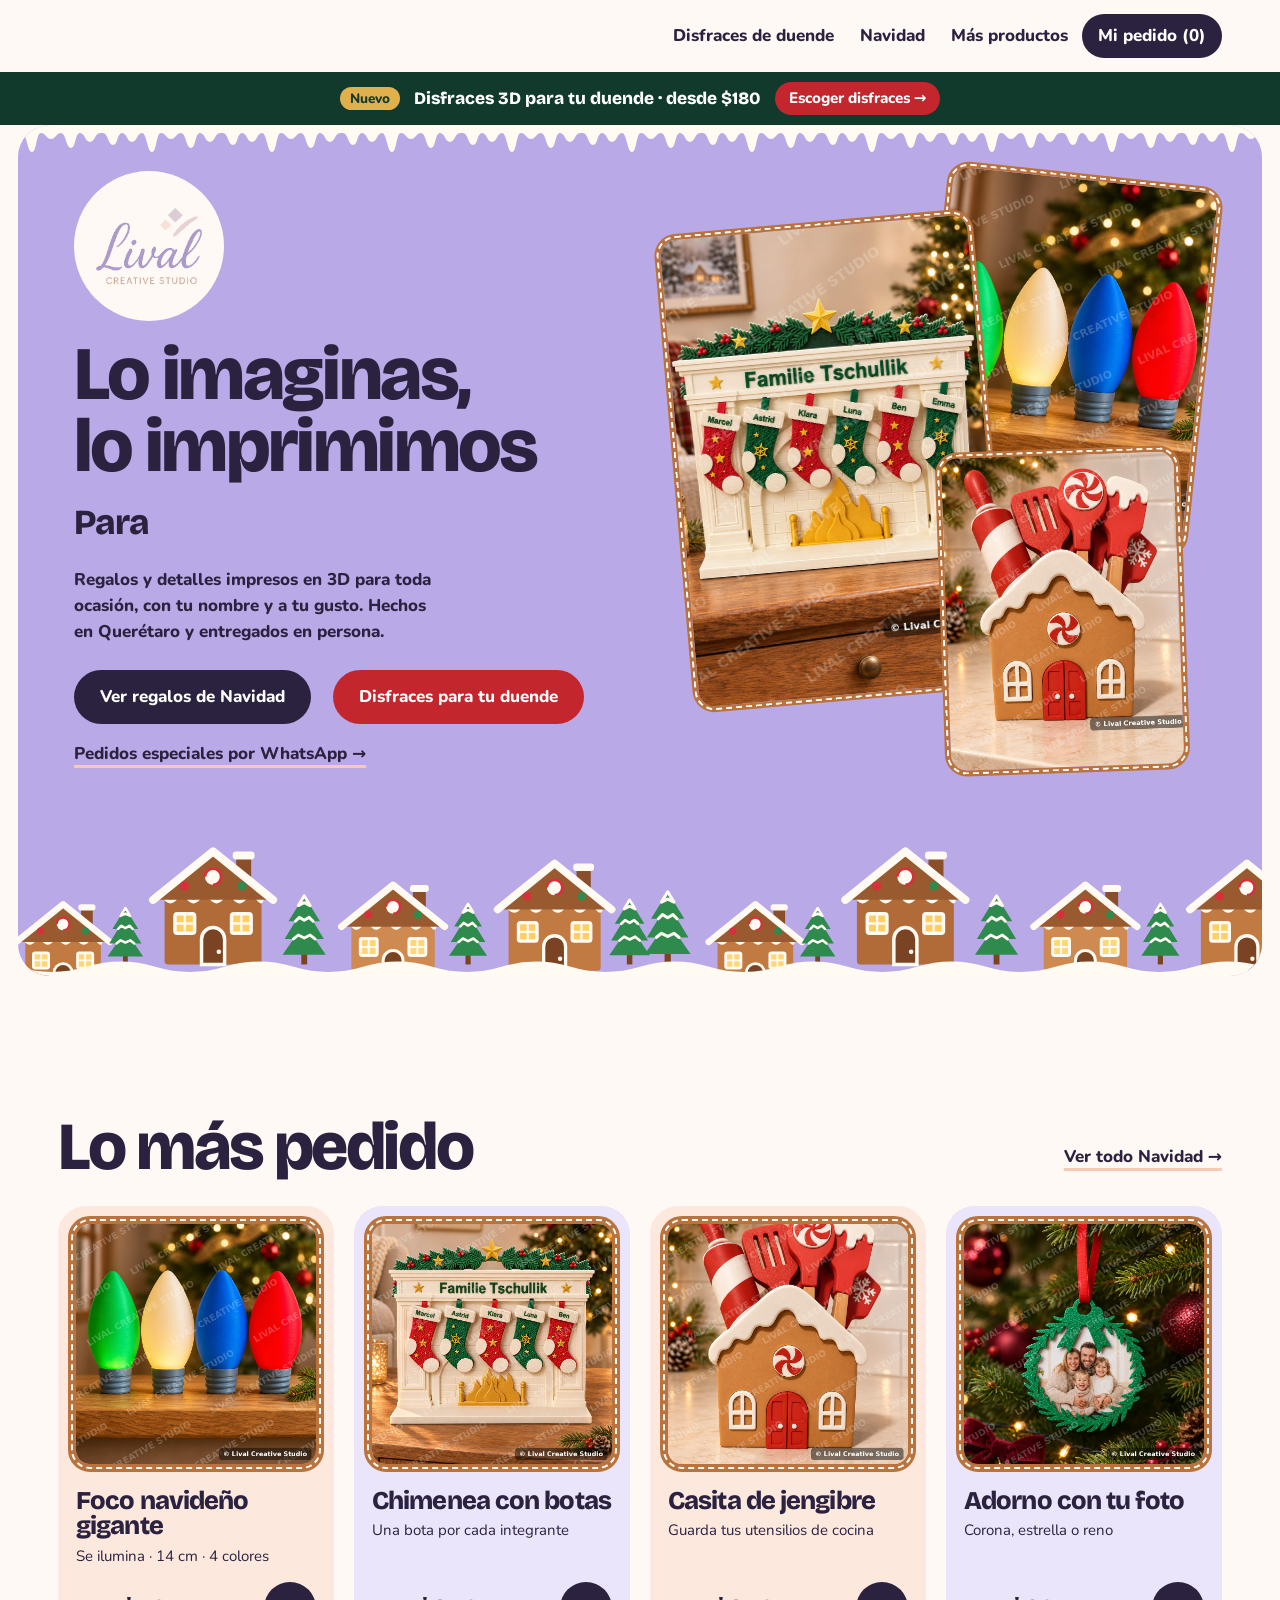
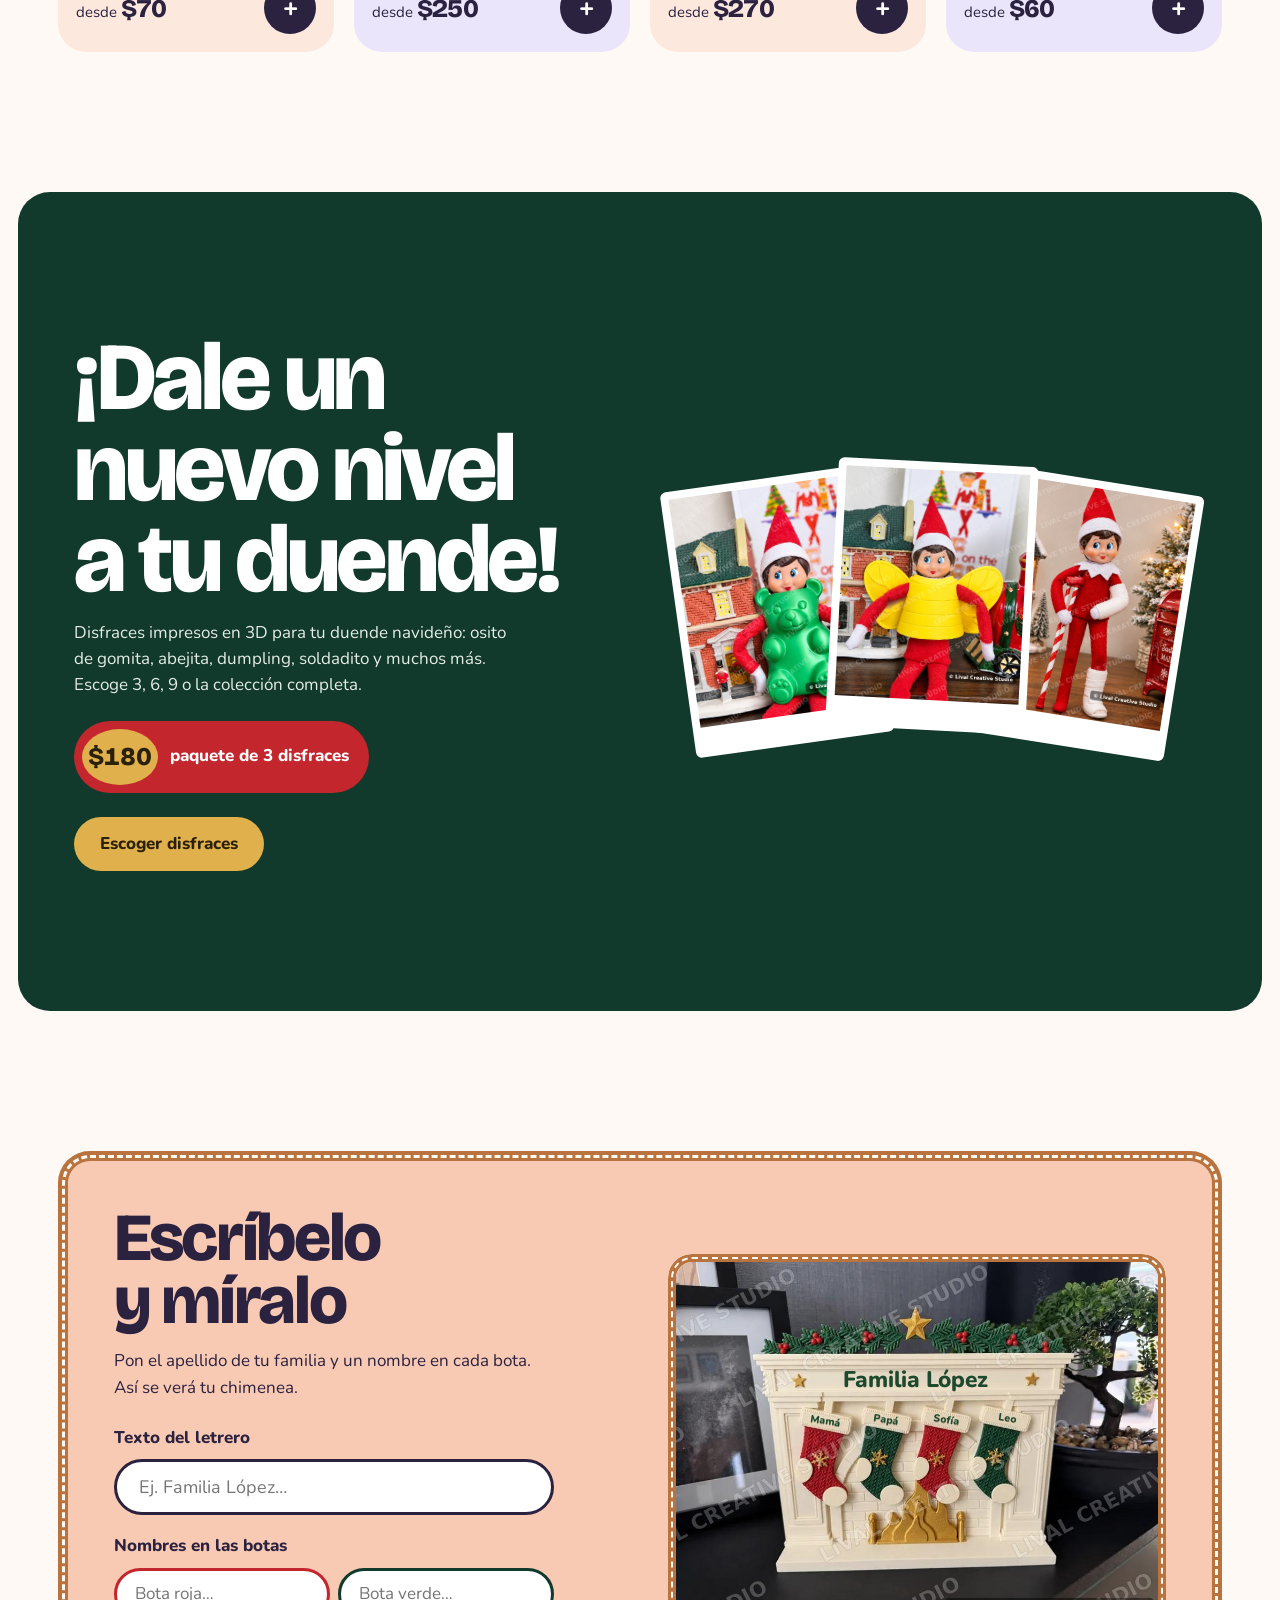
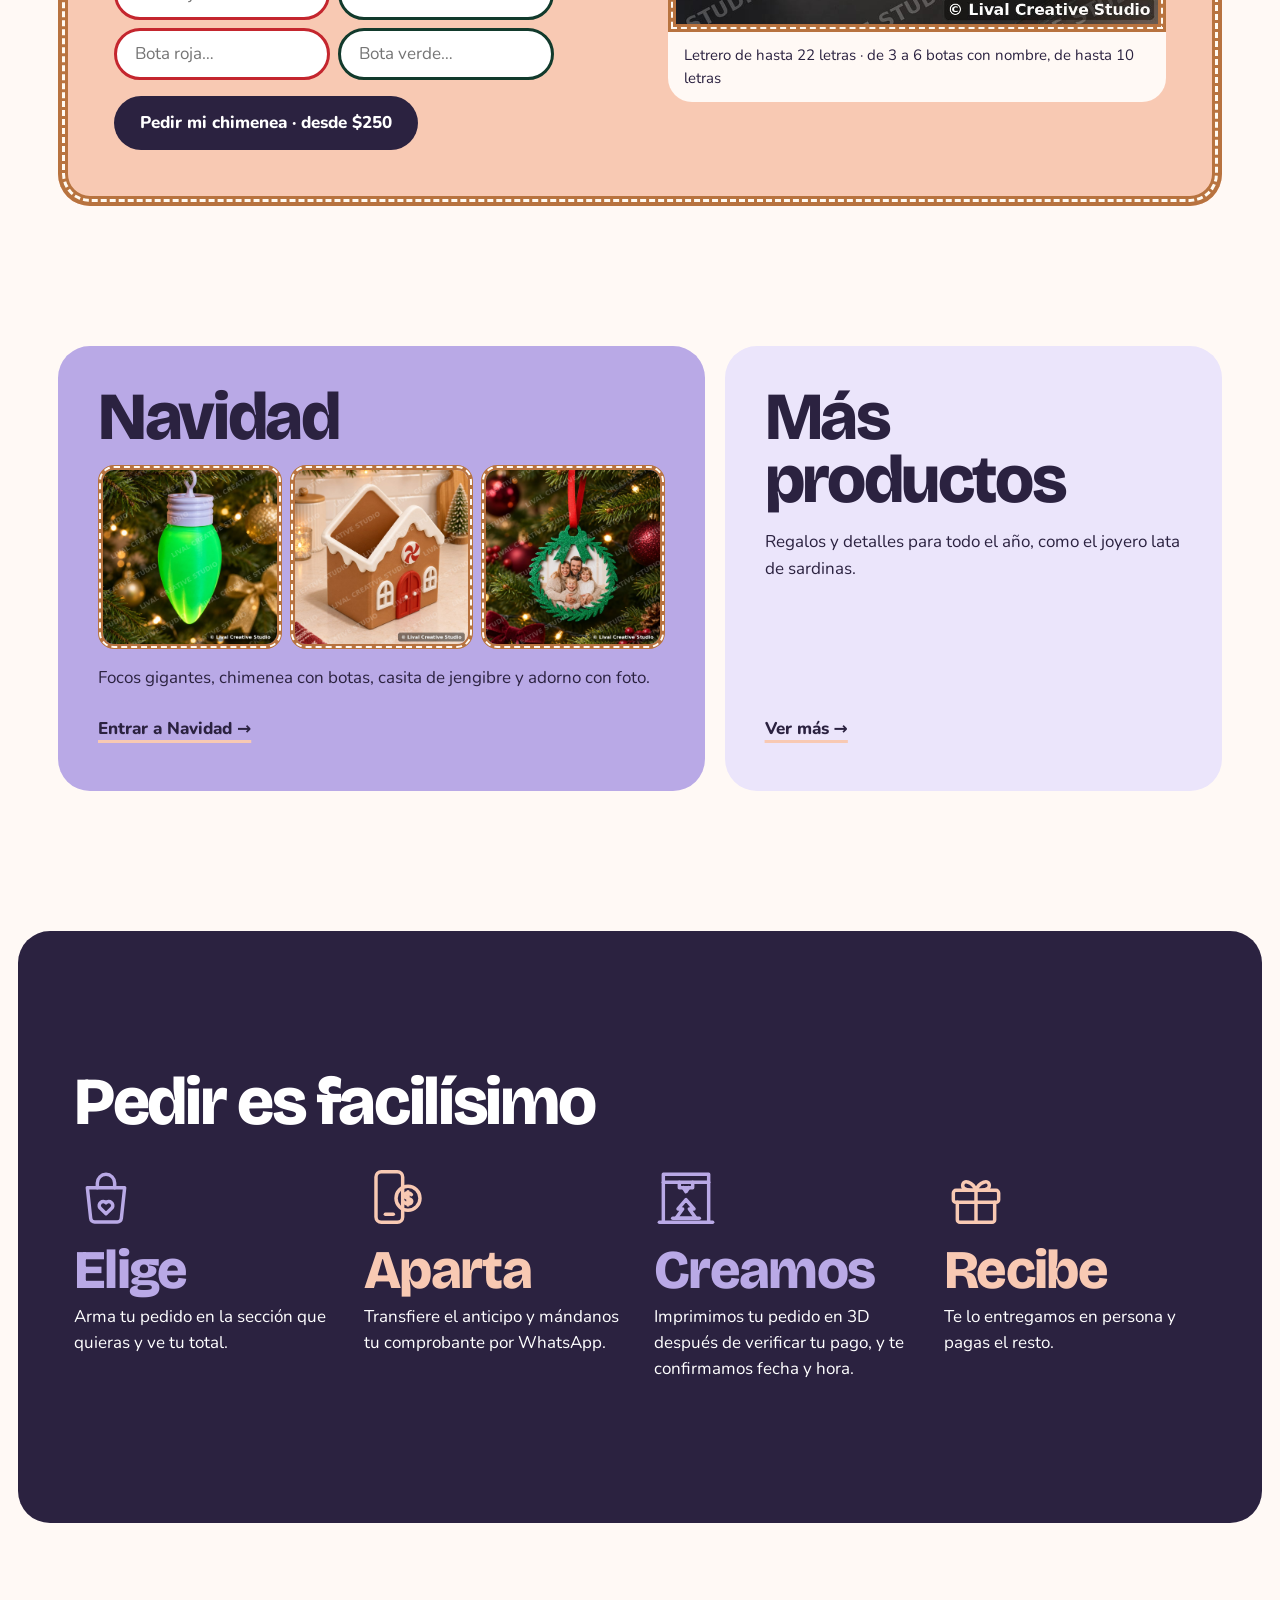
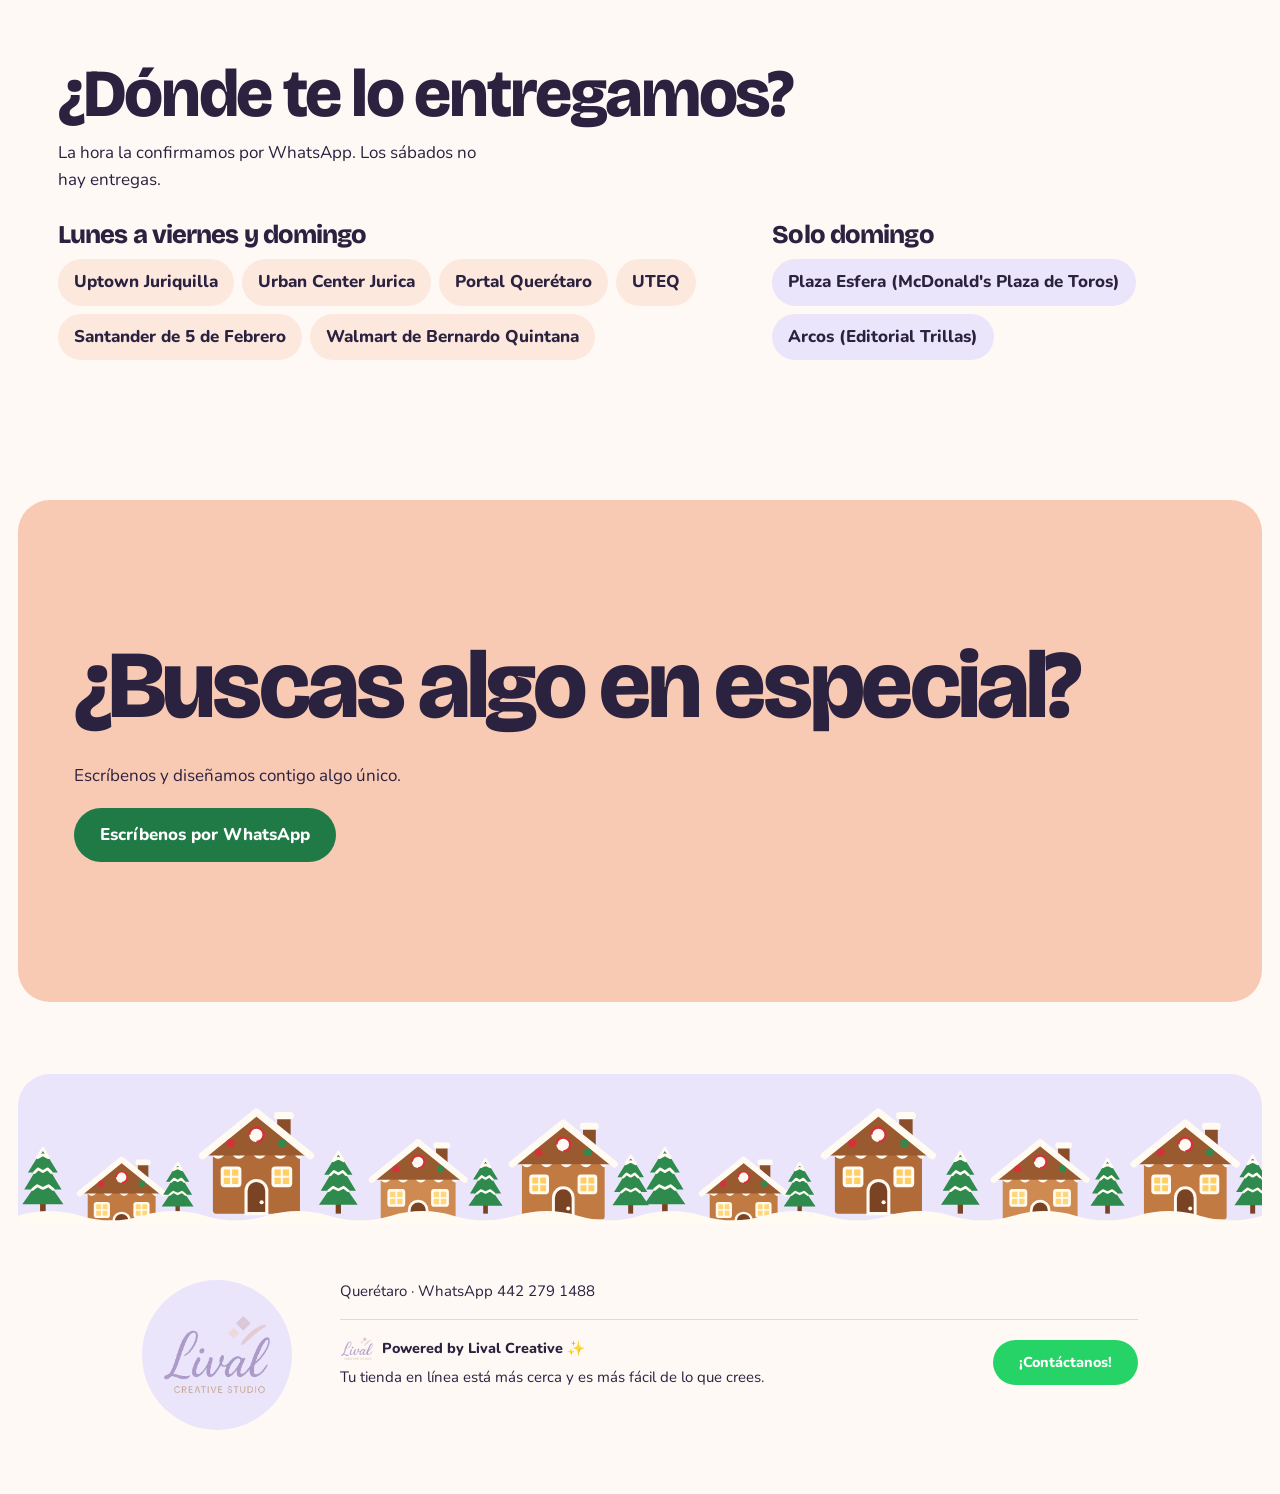
<file: duende/index.html>
<!doctype html>
<html lang="es-MX">
<head>
<meta charset="utf-8">
<title>Lival Creative Studio</title>
<!-- La sección Travesuras del Duende se quitó de la tienda (nov 2026). Esta página solo manda los links viejos al inicio. -->
<meta http-equiv="refresh" content="0; url=../">
<link rel="canonical" href="../">
<script>location.replace("../");</script>
</head>
<body><p><a href="../">Ir a Lival Creative Studio</a></p></body>
</html>
</file>
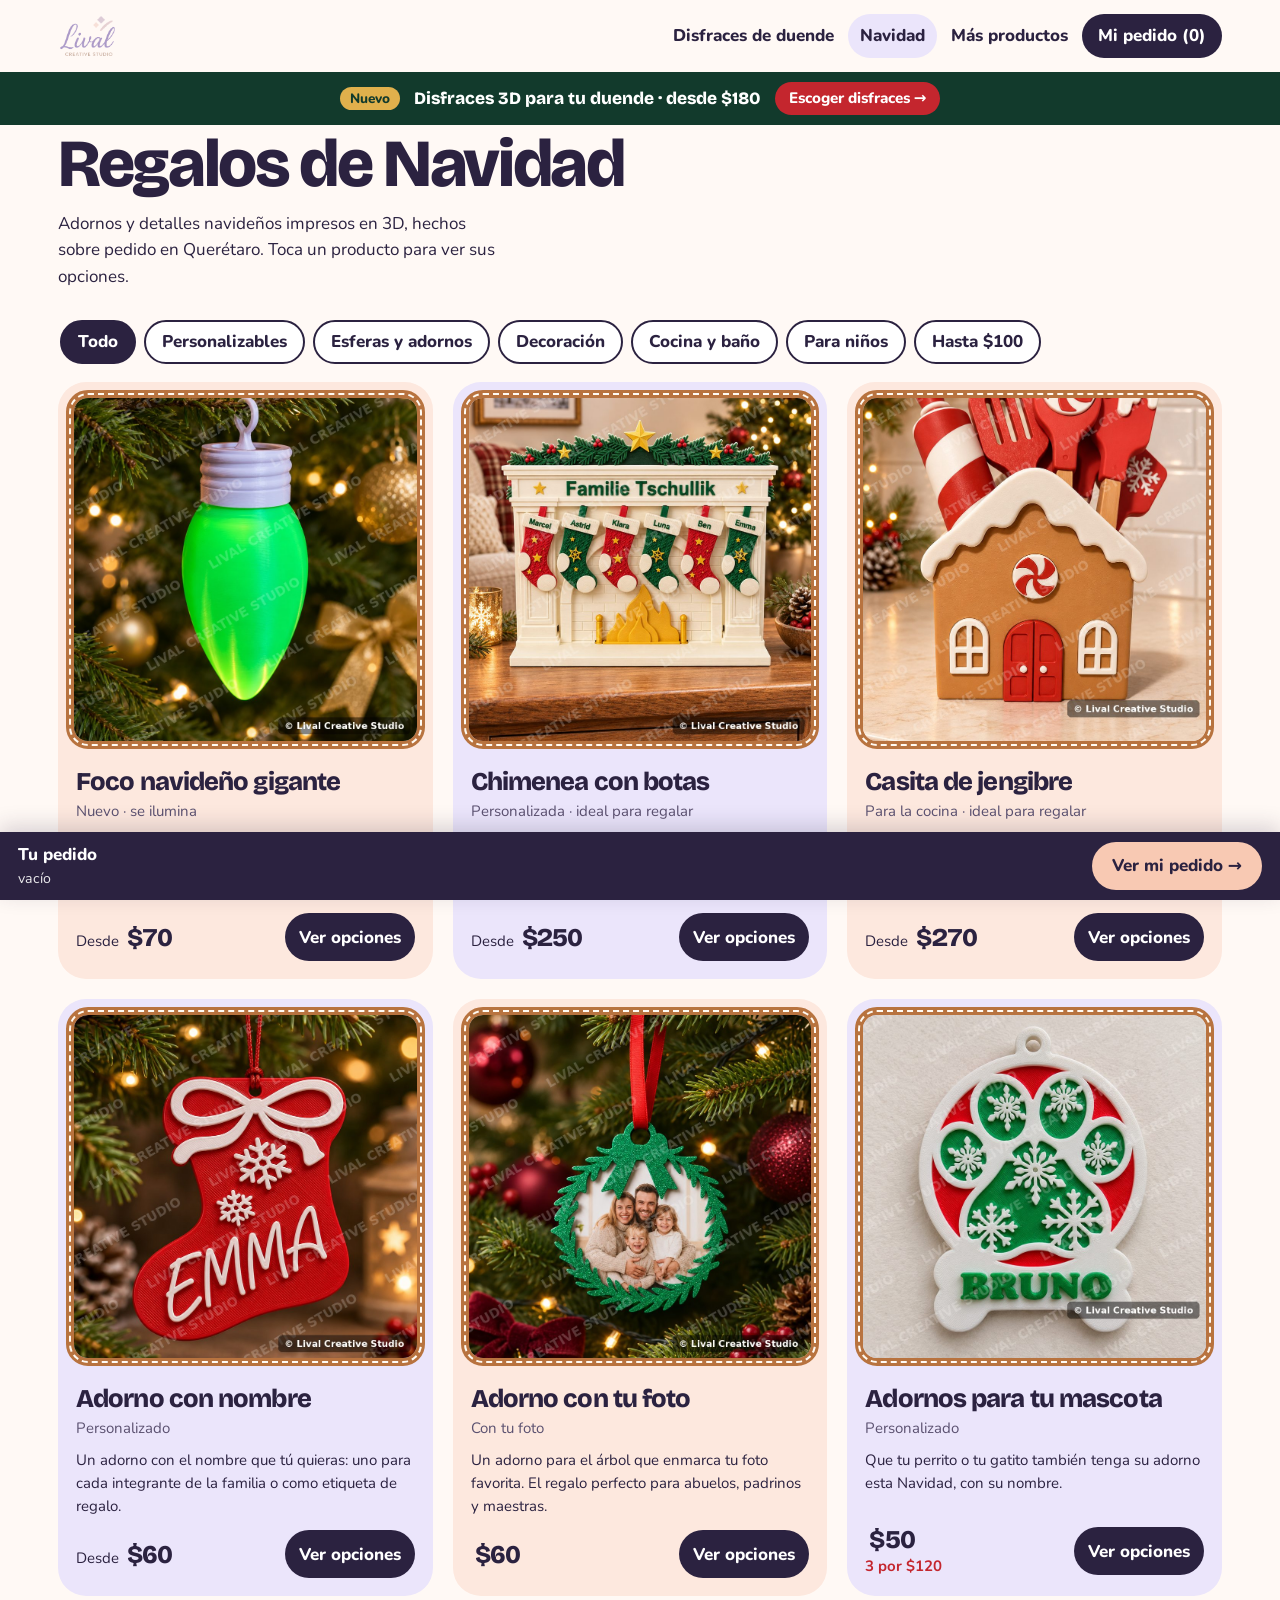
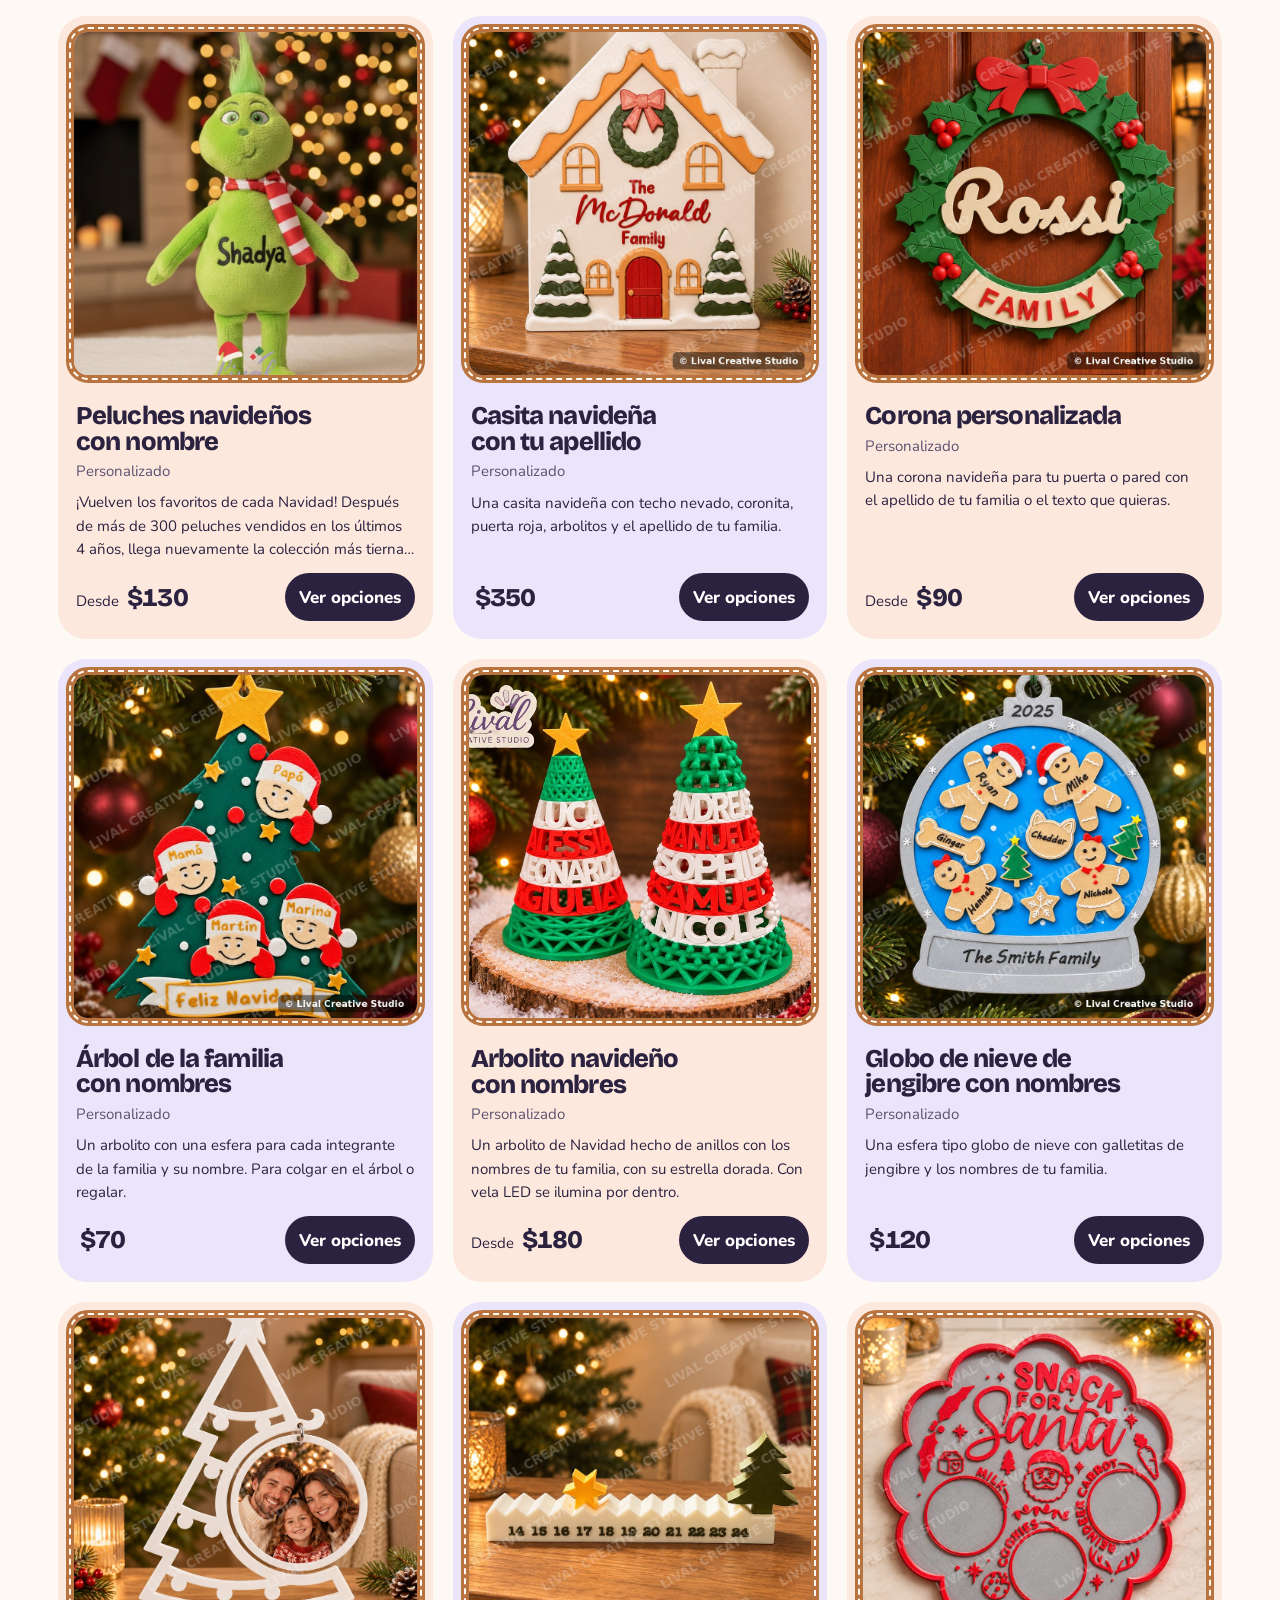
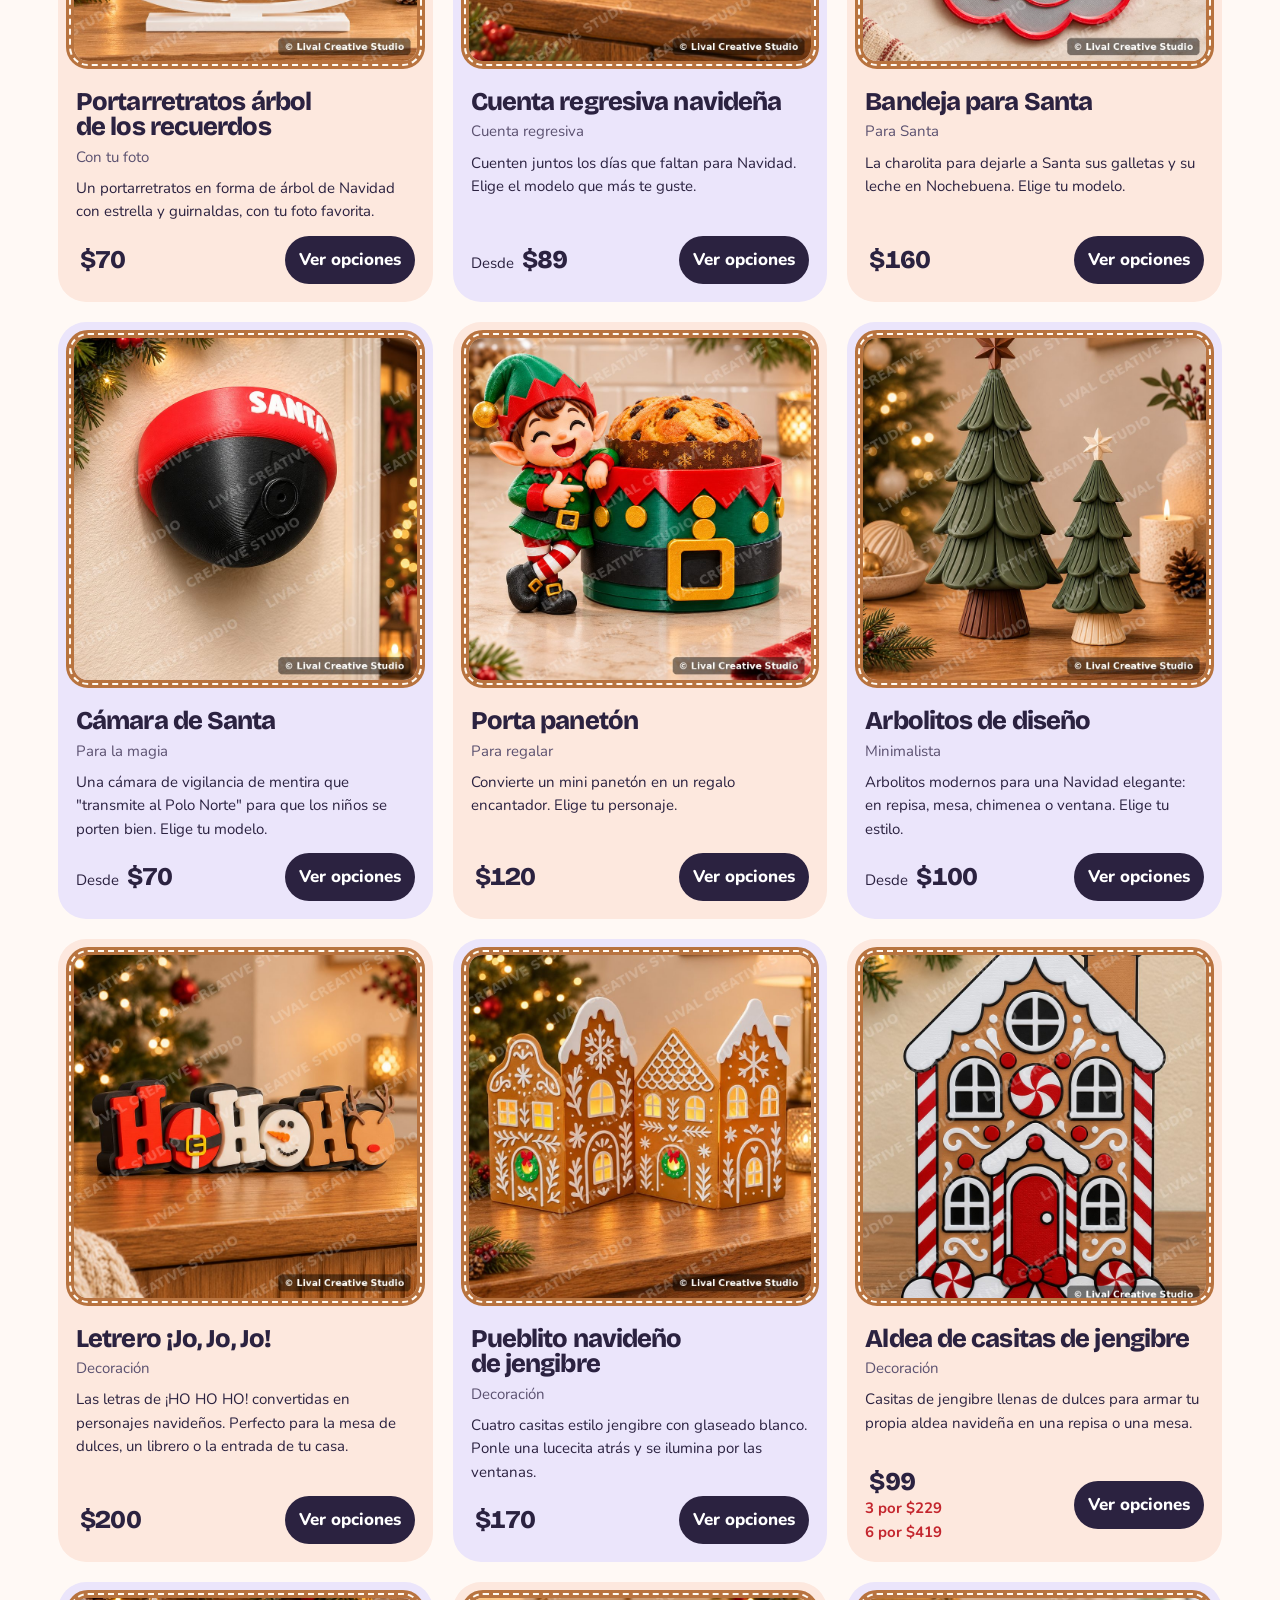
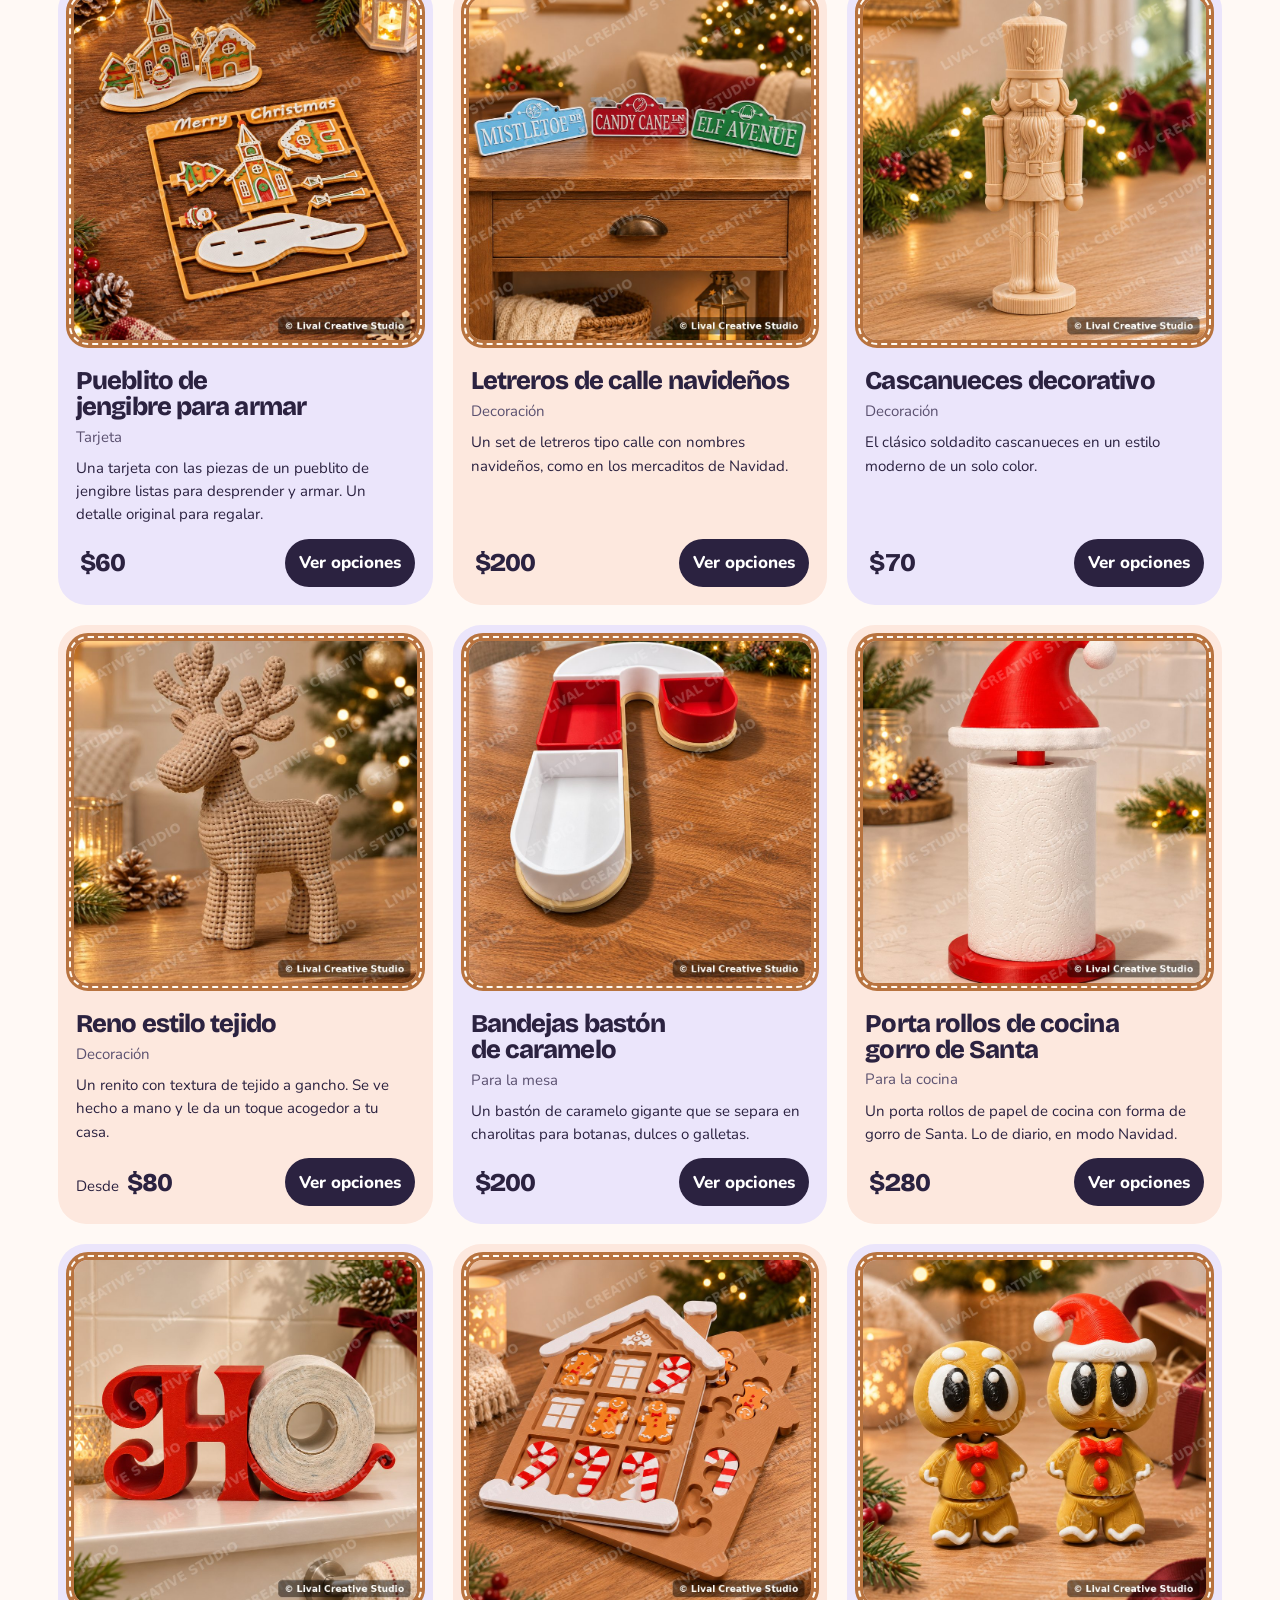
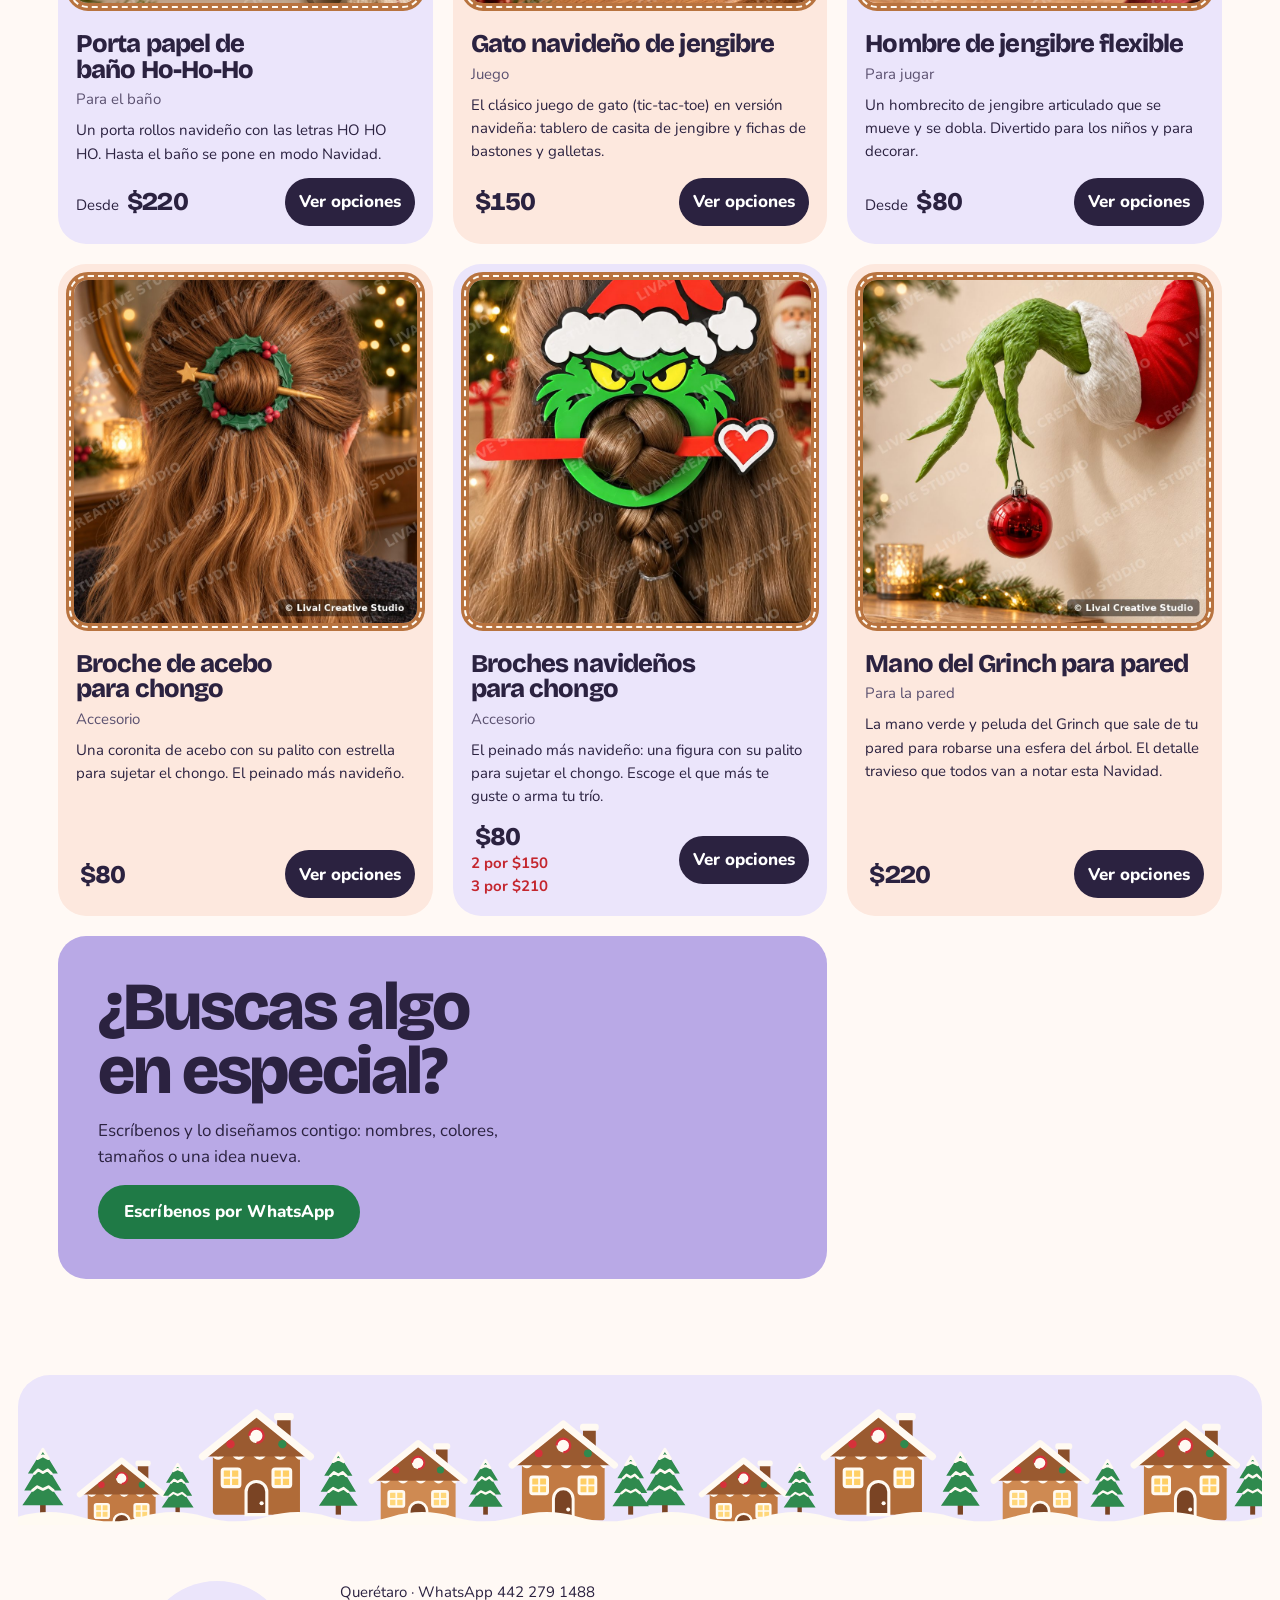
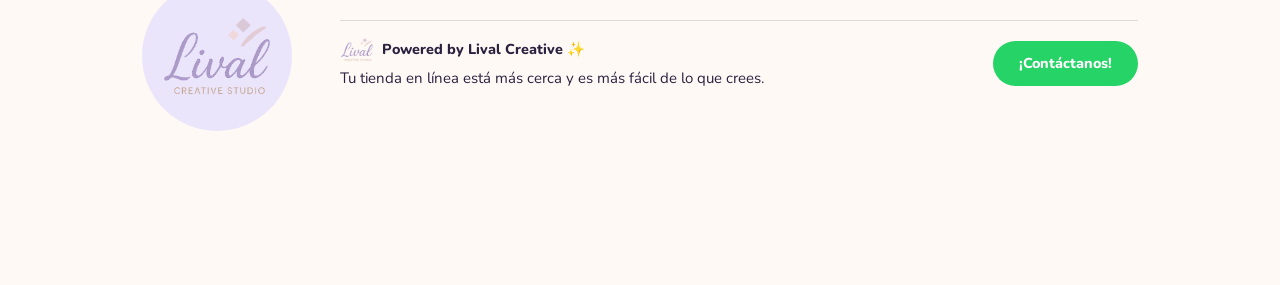
<file: navidad/index.html>
<!DOCTYPE html>
<html lang="es">
<head>
<meta charset="utf-8">
<meta name="viewport" content="width=device-width, initial-scale=1">
<meta property="og:type" content="website">
<meta property="og:site_name" content="Lival Creative Studio">
<meta property="og:title" content="Regalos de Navidad · Lival Creative Studio">
<meta property="og:description" content="Adornos con nombre, chimenea con botas, focos gigantes y más. Impresos en 3D en Querétaro. Haz tu pedido en línea.">
<meta property="og:url" content="https://livalcreative.github.io/Lival_Tienda/navidad/">
<meta property="og:image" content="https://livalcreative.github.io/Lival_Tienda/img/compartir.jpg">
<meta property="og:image:width" content="1200">
<meta property="og:image:height" content="630">
<meta property="og:locale" content="es_MX">
<meta name="twitter:card" content="summary_large_image">
<meta name="description" content="Adornos con nombre, chimenea con botas, focos gigantes y más. Impresos en 3D en Querétaro. Haz tu pedido en línea.">
<title>Navidad · Lival Creative Studio</title>
<link rel="icon" href="../img/logo.png">
<meta name="theme-color" content="#fff9f5">
<link rel="preload" href="../fonts/bricolage-latin-800-normal.woff2" as="font" type="font/woff2" crossorigin>
<link rel="stylesheet" href="../assets/lival.css?v=20261109b">
<link rel="stylesheet" href="../assets/temporada.css?v=20261102c">
<!-- Visitas (GoatCounter: sin cookies, no guarda quién es cada persona) -->
<script data-goatcounter="https://livalcreative.goatcounter.com/count" async src="//gc.zgo.at/count.js"></script>
<script>document.addEventListener("click",function(e){var gc=window.goatcounter;if(!gc||!gc.count||!e.target.closest)return;var a=e.target.closest('a[href*="wa.me"],[data-abrir],[data-filtro]');if(!a)return;var p,t="";if(a.dataset.abrir){p="producto/"+a.dataset.abrir;var pr=document.getElementById(a.dataset.abrir),h=pr&&pr.querySelector("h3");t=h?h.textContent:"";}else if(a.dataset.filtro!==undefined){p="categoria/"+(a.dataset.filtro||"todo");t=a.textContent;}else{p="whatsapp"+location.pathname;t="Clic en WhatsApp";}gc.count({path:p,title:t.trim().slice(0,80),event:true});},true);</script>
</head>
<body class="temporada-navidad">
<a class="saltar" href="#contenido">Saltar al contenido</a>
<header class="barra"><div class="marco">
  <a class="logo-link" href="../" aria-label="Lival Creative Studio, inicio"><img src="../img/logo-t.png" width="360" height="267" alt=""></a>
  <nav aria-label="Secciones">
    <a class="link" href="../disfraces/">Disfraces de duende</a>
    <a class="link" href="../navidad/" aria-current="page">Navidad</a>
    <a class="link" href="../productos/">Más productos</a>
    <a class="bolsa" href="../pedido/">Mi pedido (<span data-carrito-n>0</span>)</a>
  </nav>
</div></header>
<a class="aviso-dz" href="../disfraces/"><span class="n">Nuevo</span><span class="t">Disfraces 3D para tu duende · desde $180</span><span class="b">Escoger disfraces →</span></a>
<main id="contenido" class="marco">
  <section aria-labelledby="t-navidad">
    <div class="cabeza" data-entra>
      <h1 id="t-navidad">Regalos de Navidad</h1>
      <p class="intro">Adornos y detalles navideños impresos en 3D, hechos sobre pedido en Querétaro. Toca un producto para ver sus opciones.</p>
    </div>
    <h2 class="oculto-visual">Productos</h2>
    <div class="filtros" role="group" aria-label="Categorías">
      <button type="button" class="filtro on" data-filtro="" aria-pressed="true">Todo</button>
      <button type="button" class="filtro" data-filtro="nombre" aria-pressed="false">Personalizables</button>
      <button type="button" class="filtro" data-filtro="arbol" aria-pressed="false">Esferas y adornos</button>
      <button type="button" class="filtro" data-filtro="deco" aria-pressed="false">Decoración</button>
      <button type="button" class="filtro" data-filtro="cocina" aria-pressed="false">Cocina y baño</button>
      <button type="button" class="filtro" data-filtro="ninos" aria-pressed="false">Para niños</button>
      <button type="button" class="filtro" data-filtro="100" aria-pressed="false">Hasta $100</button>
    </div>
    <div class="prods">
    <article class="prod" id="foco" data-cat="deco">
      <div class="gal">
        <img class="foto" src="../img/navidad/foco-1.jpg" width="900" height="1125" alt="Foco navideño gigante" draggable="false">
        <img class="foto" src="../img/navidad/foco-1-medidas.jpg" width="900" height="1125" loading="lazy" alt="Medidas de un foco" draggable="false">
        <img class="foto" src="../img/navidad/foco-set.jpg" width="900" height="1125" loading="lazy" alt="Set de 4 focos de colores" draggable="false">
        <img class="foto" src="../img/navidad/foco-set-medidas.jpg" width="900" height="1125" loading="lazy" alt="Medidas del set de 4 colores" draggable="false">
      </div>
      <div class="dots"><i class="on"></i><i></i><i></i><i></i></div>
      <div class="info">
        <span class="badge">Nuevo · se ilumina</span>
        <h3>Foco navideño gigante</h3>
        <p class="lead">El foquito clásico de las series navideñas… ¡en tamaño gigante y con luz! Ilumina tu casa con un brillo suave y acogedor.</p>
        <div class="mini"><span class="desde">Desde <b>$70</b></span><button type="button" class="btn ver" data-abrir="foco">Ver opciones</button></div>
        <div class="det">
        <ul>
          <li><b>14 cm alto x 6.3 cm ancho</b>: se nota en cualquier rincón.</li>
          <li><b>Se ilumina</b>: incluye velita LED con botón de encendido.</li>
          <li>Para <b>repisa, mesa o centro de mesa</b>… o <b>cuélgalo en el árbol</b> con su gancho.</li>
          <li>Colores: <span class="sw r"></span> rojo <span class="sw g"></span> verde <span class="sw b"></span> azul <span class="sw w"></span> blanco</li>
          <li><b>Set de 4 colores:</b> paquete de 4 focos de 14 cm alto x 6.3 cm ancho, uno rojo, uno verde, uno azul y uno blanco.</li>
        </ul>
        <div class="med"><div class="med-t"><svg class="med-ic" viewBox="0 0 24 24" aria-hidden="true"><path d="M3 15.5 15.5 3 21 8.5 8.5 21z" fill="none" stroke="currentColor" stroke-width="2" stroke-linejoin="round"/><path d="m7 12 2 2m1-5 2 2m1-5 2 2" stroke="currentColor" stroke-width="2" stroke-linecap="round"/></svg>Medidas</div><p class="med-uno">14 cm de alto × 6.3 cm de ancho</p><p class="med-nota">Medidas aproximadas: cada pieza se imprime al momento y puede variar un poco.</p></div>
        <div class="var" id="vFOCO"></div>
        <div class="sel" id="selFOCO"></div>
        </div>
        <button type="button" class="cerrar" data-cerrar aria-label="Cerrar producto">✕</button>
      </div>
    </article>
    <article class="prod" id="chimenea" data-cat="nombre deco">
      <div class="gal" id="galCh">
        <img class="foto" src="../img/navidad/chimenea-6b.jpg" width="900" height="1125" alt="Chimenea con 6 botas" draggable="false">
        <img class="foto" src="../img/navidad/chimenea-6b-medidas.jpg" width="900" height="1125" loading="lazy" alt="Medidas de la chimenea con 6 botas" draggable="false">
        <img class="foto" src="../img/navidad/chimenea-5b.jpg" width="900" height="1125" loading="lazy" alt="Chimenea con 5 botas" draggable="false">
        <img class="foto" src="../img/navidad/chimenea-5b-medidas.jpg" width="900" height="1125" loading="lazy" alt="Medidas con 5 botas" draggable="false">
        <img class="foto" src="../img/navidad/chimenea-4b.jpg" width="900" height="1125" loading="lazy" alt="Chimenea con 4 botas" draggable="false">
        <img class="foto" src="../img/navidad/chimenea-4b-medidas.jpg" width="900" height="1125" loading="lazy" alt="Medidas con 4 botas" draggable="false">
        <img class="foto" src="../img/navidad/chimenea-3b.jpg" width="900" height="1125" loading="lazy" alt="Chimenea con 3 botas" draggable="false">
        <img class="foto" src="../img/navidad/chimenea-3b-medidas.jpg" width="900" height="1125" loading="lazy" alt="Medidas con 3 botas" draggable="false">
      </div>
      <div class="dots" id="dotsCh"><i class="on"></i><i></i><i></i><i></i><i></i><i></i><i></i><i></i></div>
      <div class="info">
        <span class="badge">Personalizada · ideal para regalar</span>
        <h3>Chimenea con botas</h3>
        <p class="lead">Una chimenea con una botita para cada integrante de la familia, con su nombre. El adorno que todos van a querer encontrar cada Navidad.</p>
        <div class="mini"><span class="desde">Desde <b>$250</b></span><button type="button" class="btn ver" data-abrir="chimenea">Ver opciones</button></div>
        <div class="det">
        <ul>
          <li><b>El letrero va con tu texto</b>: el apellido de tu familia o un mensaje navideño.</li>
          <li><b>Cada bota lleva un nombre</b>. Elige de 3 a 6 botas.</li>
          <li>Guirnalda con moras y <b>estrella dorada</b>, fuego dorado y pared de ladrillo.</li>
          <li>Se sostiene sola: perfecta para repisa, mueble o centro de mesa.</li>
          <li>Botas en <span class="sw r"></span> rojo y <span class="sw g"></span> verde, alternadas.</li>
        </ul>
        <div class="med"><div class="med-t"><svg class="med-ic" viewBox="0 0 24 24" aria-hidden="true"><path d="M3 15.5 15.5 3 21 8.5 8.5 21z" fill="none" stroke="currentColor" stroke-width="2" stroke-linejoin="round"/><path d="m7 12 2 2m1-5 2 2m1-5 2 2" stroke="currentColor" stroke-width="2" stroke-linecap="round"/></svg>Medidas</div><p class="med-uno">23.7 × 19.9 cm, 3.6 cm de fondo</p><p class="med-nota">Medidas aproximadas: cada pieza se imprime al momento y puede variar un poco.</p></div>
        <div class="lbl">¿Cuántas botas?</div>
        <div class="opts" id="nBotas"></div>
        <label class="lbl" for="chLetrero">Texto del letrero</label>
        <input class="campo" id="chLetrero" name="letrero" maxlength="22" autocomplete="off" placeholder="Ej. Familia López…">
        <div class="lbl">Nombres en las botas</div>
        <div id="chNombres" class="nombres"></div>
        <p class="hint">Máximo 10 letras por nombre. Los colores van en orden: rojo, verde, rojo, verde…</p>
        <div class="buy"><span class="price" id="chPrecio">$260</span><button class="btn add" id="chAdd" data-horas-min="10.23">Agregar al pedido</button></div>
        <p class="err" id="chErr"></p>
        <div class="sel" id="chLista" hidden></div>
        </div>
        <button type="button" class="cerrar" data-cerrar aria-label="Cerrar producto">✕</button>
      </div>
    </article>
    <article class="prod" id="casita" data-cat="cocina">
      <div class="gal">
        <img class="foto" src="../img/navidad/casita-abierta.jpg" width="900" height="1125" alt="Casita de jengibre, interior abierto" draggable="false">
        <img class="foto" src="../img/navidad/casita-abierta-medidas.jpg" width="900" height="1125" loading="lazy" alt="Medidas de la casita, interior abierto" draggable="false">
        <img class="foto" src="../img/navidad/casita-divisiones.jpg" width="900" height="1125" loading="lazy" alt="Casita de jengibre con divisiones" draggable="false">
        <img class="foto" src="../img/navidad/casita-divisiones-medidas.jpg" width="900" height="1125" loading="lazy" alt="Medidas de la casita con divisiones" draggable="false">
      </div>
      <div class="dots"><i class="on"></i><i></i><i></i><i></i></div>
      <div class="info">
        <span class="badge">Para la cocina · ideal para regalar</span>
        <h3>Casita de jengibre</h3>
        <p class="lead">Una casita de galleta de jengibre con techo nevado que guarda tus utensilios de cocina y llena de Navidad tu barra o tu mesa.</p>
        <div class="mini"><span class="desde">Desde <b>$270</b></span><button type="button" class="btn ver" data-abrir="casita">Ver opciones</button></div>
        <div class="det">
        <ul>
          <li>Techo con <b>glaseado blanco</b>, <b>puertas rojas</b>, ventanitas y un <b>dulce de menta</b> al frente.</li>
          <li>Grande y firme: cabe una <b>espátula, cucharones, rodillo</b> y más.</li>
          <li>Elige el interior: <b>abierto</b>, o <b>con divisiones</b> para tener cada utensilio en su lugar.</li>
          <li><b>Los utensilios de la foto no están incluidos.</b></li>
        </ul>
        <div class="med"><div class="med-t"><svg class="med-ic" viewBox="0 0 24 24" aria-hidden="true"><path d="M3 15.5 15.5 3 21 8.5 8.5 21z" fill="none" stroke="currentColor" stroke-width="2" stroke-linejoin="round"/><path d="m7 12 2 2m1-5 2 2m1-5 2 2" stroke="currentColor" stroke-width="2" stroke-linecap="round"/></svg>Medidas</div><p class="med-uno">14.2 × 10 cm, 15.9 cm de alto</p><p class="med-nota">Medidas aproximadas: cada pieza se imprime al momento y puede variar un poco.</p></div>
        <div class="var" id="vCASA"></div>
        <div class="sel" id="selCASA"></div>
        </div>
        <button type="button" class="cerrar" data-cerrar aria-label="Cerrar producto">✕</button>
      </div>
    </article>
    <aside class="especial" aria-labelledby="t-especial">
      <h2 id="t-especial">¿Buscas algo en especial?</h2>
      <p>Escríbenos y lo diseñamos contigo: nombres, colores, tamaños o una idea nueva.</p>
      <a class="btn wa" href="https://wa.me/524422791488?text=%C2%A1Hola!%20Quiero%20un%20dise%C3%B1o%20navide%C3%B1o%20especial%20de%20Lival%20Creative%20Studio" target="_blank" rel="noopener">Escríbenos por WhatsApp</a>
    </aside>
    </div>
  </section>
</main>
<div class="nbar" id="nbar"><div class="t" id="nbarT" aria-live="polite"></div><a href="../pedido/">Ver mi pedido →</a></div>

<style>
/* Navidad: catálogo en rejilla (2 por fila en celular, 3 en computadora). "Ver opciones" abre el producto completo. */
.cabeza { padding: 8px 0 28px; }
.cabeza h1 { font-size: var(--t2); }
.prods { display:grid; grid-template-columns:repeat(2,minmax(0,1fr)); gap:12px; padding-bottom: 24px; }
.especial { grid-column:1 / -1; background:var(--lav); border-radius:28px; padding:28px 22px; display:flex; flex-direction:column; align-items:flex-start; gap:14px; }
.especial h2 { font-size:var(--t2); }
.especial p { max-width:40ch; }
@media (min-width:900px) { .especial { grid-column:span 2; justify-content:center; padding:40px; } }
@media (min-width:900px) { .prods { grid-template-columns:repeat(3,minmax(0,1fr)); gap:20px; } }
.prod { background:var(--durazno-l); border-radius:28px; overflow:hidden; display:flex; flex-direction:column; padding:8px; min-width:0; transition:transform .45s var(--rebote); }
.prods .prod:nth-child(even) { background:var(--lav-l); }
@media (hover:hover) { .prods .prod:not(.open):hover { transform:translateY(-6px) rotate(-.6deg); } }
.gal { display:flex; overflow-x:auto; scroll-snap-type:x mandatory; scrollbar-width:none; border-radius:20px; flex:none; }
.gal::-webkit-scrollbar { display:none; }
.gal img { flex:none; width:100%; aspect-ratio:1; object-fit:cover; scroll-snap-align:center; pointer-events:none; -webkit-touch-callout:none; -webkit-user-select:none; user-select:none; }
#casita .gal img { object-position:center 70%; }
.dots { display:none; gap:6px; justify-content:center; margin-top:-22px; position:relative; }
.dots i { width:8px; height:8px; border-radius:50%; background:rgba(255,255,255,.65); transition:width .3s; }
.dots i.on { background:#fff; width:20px; border-radius:4px; }
.info { padding:12px 6px 6px; display:flex; flex-direction:column; flex:1; }
.prod h3 { order:1; font-size:1.25rem; line-height:1; margin:4px 0 0; }
.badge { order:2; font-size:var(--t5); color:var(--gris); margin-top:6px; }
.lead { order:3; margin:8px 0 0; font-size:var(--t5); display:-webkit-box; -webkit-line-clamp:3; -webkit-box-orient:vertical; overflow:hidden; }
.mini { order:4; margin-top:auto; padding-top:12px; display:flex; flex-direction:column; gap:10px; }
.det { order:5; }
.desde { font-size:var(--t5); } .desde b { font:800 var(--t3) var(--disp); letter-spacing:-.03em; font-variant-numeric:tabular-nums; margin-left:4px; }
.btn.ver { background:var(--tinta); color:#fff; width:100%; min-height:48px; padding:0 14px; }
.btn.ver:hover { background:var(--lav-d); }
@media (max-width:420px) { .lead { display:none; } }
@media (min-width:900px) { .prod h3 { font-size:var(--t3); } .info { padding:16px 10px 10px; } .mini { flex-direction:row; align-items:center; justify-content:space-between; } .btn.ver { width:auto; } }
.prod .det, .prod .cerrar { display:none; }

/* Producto abierto a pantalla completa */
.prod.open { position:fixed; inset:0; z-index:50; overflow-y:auto; overscroll-behavior:contain; border-radius:0; padding:0; background:var(--suelo); transform:none; }
.media { position:relative; flex:none; }
.thumbs, .flecha { display:none; }
.prod.open .gal { border-radius:0; background:#fff; }
.prod.open .gal img { aspect-ratio:auto; height:auto; max-height:72vh; object-fit:contain; background:#fff; }
.prod.open .dots { display:none; }
.prod.open .thumbs { display:flex; gap:8px; overflow-x:auto; scrollbar-width:none; padding:12px var(--m) 0; }
.prod.open .thumbs::-webkit-scrollbar { display:none; }
.thumbs button { flex:none; width:64px; height:64px; padding:0; border:3px solid transparent; border-radius:14px; overflow:hidden; background:#fff; cursor:pointer; opacity:.65; transition:opacity .2s, border-color .2s; }
.thumbs button.on { border-color:var(--lav-d); opacity:1; }
.thumbs img { width:100%; height:100%; object-fit:cover; pointer-events:none; -webkit-touch-callout:none; user-select:none; }
.prod.open .flecha { display:grid; place-items:center; position:absolute; top:50%; z-index:2; width:44px; height:44px; margin-top:-22px; border:0; border-radius:50%; background:rgba(255,255,255,.92); color:var(--tinta); font:800 1.7rem/1 var(--disp); box-shadow:0 3px 12px rgba(43,34,64,.2); cursor:pointer; }
.prod.open .flecha.ant { left:10px; } .prod.open .flecha.sig { right:10px; }
@media (hover:none) { .prod.open .flecha { display:none; } }
@media (min-width:860px) {
  .prod.open { display:grid; grid-template-columns:minmax(0,1.15fr) minmax(0,1fr); gap:48px; align-items:start; padding:40px max(40px, calc((100vw - 1240px) / 2)) 0; }
  .prod.open .media { position:sticky; top:40px; }
  .prod.open .gal { border-radius:28px; }
  .prod.open .gal img { max-height:calc(100vh - 190px); }
  .prod.open .thumbs { padding:14px 0 40px; flex-wrap:wrap; }
  .prod.open .thumbs button { width:78px; height:78px; }
  .prod.open .info { max-width:none; margin:0; padding:8px 0 140px; }
  .prod.open h3 { font-size:clamp(2.2rem, 3.4vw, 3.2rem); }
}
.prod.open .info { max-width:640px; margin:0 auto; width:100%; padding:22px var(--m) 120px; }
.prod.open h3 { font-size:clamp(2.2rem, 8vw, 3.2rem); }
.prod.open .badge { font-size:var(--t4); color:var(--lav-d); font-weight:800; margin-top:10px; }
.prod.open .lead { display:block; -webkit-line-clamp:unset; font-size:1.125rem; margin-top:14px; }
.prod.open .mini { display:none; }
.prod.open .det { display:block; margin-top:18px; }
.prod.open .cerrar { display:grid; place-items:center; position:fixed; top:12px; right:12px; z-index:60; width:48px; height:48px; border-radius:50%; border:0; background:var(--suelo); box-shadow:0 4px 14px rgba(43,34,64,.25); font-size:1.15rem; font-weight:800; cursor:pointer; color:var(--tinta); transition:transform .35s var(--rebote); }
.prod.open .cerrar:hover { transform:rotate(90deg); }
.prods .prod.open { background:var(--suelo); }
body.abierto { overflow:hidden; }
body.abierto .nbar { z-index:70; }

.prod ul { margin:0 0 18px; padding-left:1.2rem; }
.prod li { margin-bottom:6px; }
.sw { display:inline-block; width:12px; height:12px; border-radius:50%; vertical-align:-1px; margin-left:4px; }
.sw.r{background:#e53935}.sw.g{background:#2ecc40}.sw.b{background:#1e6fd9}.sw.w{background:#f4efe6;border:1px solid #d8d2c4}

.med { margin:4px 0 16px; padding:14px 16px; border-radius:20px; background:#fff; border:2px dashed #cfc4e4; }
.med-t { display:flex; align-items:center; gap:8px; font-weight:800; margin-bottom:6px; }
.med-ic { width:22px; height:22px; flex:none; color:var(--lav-d, #6b5b95); }
.med-uno { margin:0; font:800 1.15rem/1.3 var(--disp); letter-spacing:-.01em; font-variant-numeric:tabular-nums; }
.med dl { margin:0; display:grid; gap:2px; }
.med dl div { display:flex; justify-content:space-between; gap:12px; padding:6px 0; border-top:1px solid #eee7f6; }
.med dl div:first-child { border-top:0; }
.med dt { color:var(--muted); }
.med-nota { margin:10px 0 0; font-size:.85rem; color:var(--muted); line-height:1.35; }
.med dd { margin:0; font-weight:800; text-align:right; font-variant-numeric:tabular-nums; }
.var { display:grid; gap:8px; margin-bottom:14px; }
.vrow { display:flex; align-items:center; justify-content:space-between; gap:10px; padding:10px 10px 10px 14px; background:#fff; border-radius:20px; }
.vrow.set { background:var(--oro-l); flex-wrap:wrap; }
.vrow.set .nm { flex:1 1 100%; }
.vrow .qty { flex:none; }
.vrow .nm { font-weight:800; display:flex; align-items:center; gap:10px; }
.vrow .nm small { display:block; font-weight:400; font-size:var(--t5); }
.vrow .pr { font-weight:800; margin-left:auto; margin-right:6px; font-variant-numeric:tabular-nums; }
.vrow .sw { width:20px; height:20px; margin:0; flex:none; }
.sws { display:flex; gap:3px; }
.qty { display:inline-flex; align-items:center; background:var(--lav-l); border-radius:999px; }
.qty button { width:44px; height:44px; border:0; border-radius:50%; background:transparent; color:var(--tinta); font-size:1.3rem; font-weight:800; cursor:pointer; transition:transform .3s var(--rebote), background-color .2s; }
.qty button:active { transform:scale(.88); }
.qty button.mas { background:var(--tinta); color:#fff; }
.qty span { min-width:30px; text-align:center; font-weight:800; font-variant-numeric:tabular-nums; }
.sel { background:var(--lav-l); border-radius:20px; padding:14px 16px; }
.sel b.tot { font:800 var(--t3) var(--disp); letter-spacing:-.03em; }

.lbl { display:block; font-weight:800; margin:16px 0 8px; }
.opts { display:flex; gap:8px; flex-wrap:wrap; margin-bottom:6px; }
.opt { min-height:44px; border:2px solid var(--tinta); background:#fff; border-radius:999px; padding:0 16px; font:inherit; font-weight:800; color:var(--tinta); cursor:pointer; transition:background-color .2s; }
.opt.on { background:var(--tinta); color:#fff; }
.campo { width:100%; min-height:52px; padding:0 16px; border:2px solid #cfc4e4; border-radius:16px; font:inherit; background:#fff; color:var(--tinta); }
.paq { margin-top:18px; padding:14px 16px 16px; border-radius:20px; background:#f3effa; }
.paq .lbl { margin-top:0; }
.paq-tx { margin:0 0 10px; color:var(--muted); font-size:.95rem; }
.paq-f { display:flex; align-items:center; gap:10px; margin-bottom:8px; }
.paq-f span { flex:none; width:28px; height:28px; border-radius:50%; display:grid; place-items:center; background:var(--lav-d, #6b5b95); color:#fff; font-weight:800; font-size:.9rem; }
.paq select.campo { appearance:auto; }
.vrow.agot { opacity:.55; } .vrow.agot .pr { font-size:.85rem; }
.agot-msg { margin:14px 0 0; padding:12px 14px; border-radius:16px; background:#fde7e4; color:#8a2b1f; font-weight:700; }
.prod.agotado .desde { color:#8a2b1f; font-weight:800; }
.campo.may, #chLetrero, #chNombres input { text-transform:uppercase; }
.campo.may::placeholder, #chLetrero::placeholder, #chNombres input::placeholder { text-transform:none; }
.campo:focus-visible { border-color:var(--lav-d); outline-offset:1px; }
.nombres { display:grid; gap:8px; }
.nombres .n { display:flex; align-items:center; gap:10px; }
.bota { width:26px; height:30px; flex:none; }
.hint { font-size:var(--t5); color:var(--gris); margin:8px 0 14px; }
.prevmini img { display:block; width:min(70%, 240px); margin:10px auto 0; border-radius:16px; box-shadow:0 6px 18px rgba(0,0,0,.12); pointer-events:none; -webkit-touch-callout:none; user-select:none; }
.prevmini img[hidden] { display:none; }
.lote-f { margin-top:6px; }
.lote-of { display:block; font-size:var(--t5); font-weight:700; color:var(--rojo, #b3261e); }
.lote-f select { margin-bottom:6px; }
.buy { display:flex; align-items:center; justify-content:space-between; gap:12px; flex-wrap:wrap; }
.price { font:800 var(--t2)/1 var(--disp); letter-spacing:-.03em; font-variant-numeric:tabular-nums; }
.btn.add { background:var(--tinta); color:#fff; }
.btn.add:hover { background:var(--lav-d); }
.err { color:var(--rojo); font-weight:800; min-height:1em; margin:10px 0 0; }
.ch-item { display:flex; justify-content:space-between; gap:10px; align-items:flex-start; padding:10px 0; }
.ch-item + .ch-item { border-top:2px solid #fff; }
.ch-item button { min-height:44px; border:0; background:none; color:var(--rojo); font-weight:800; cursor:pointer; font:inherit; }

/* Productos de la colección Navidad 2026: fotos del CDN de MakerWorld con marca de agua encima */
.galwrap { position:relative; flex:none; }
.galwrap .wm { position:absolute; inset:0; pointer-events:none; z-index:1; background-image:url("data:image/svg+xml,%3Csvg%20xmlns%3D%27http%3A//www.w3.org/2000/svg%27%20width%3D%27260%27%20height%3D%27150%27%3E%3Ctext%20x%3D%270%27%20y%3D%2790%27%20transform%3D%27rotate%28-28%20130%2075%29%27%20font-family%3D%27Arial%2Csans-serif%27%20font-weight%3D%27700%27%20font-size%3D%2717%27%20fill%3D%27white%27%20fill-opacity%3D%27.30%27%20stroke%3D%27black%27%20stroke-opacity%3D%27.12%27%20stroke-width%3D%27.6%27%3ELIVAL%20CREATIVE%20STUDIO%3C/text%3E%3C/svg%3E"); background-size:220px auto; }
.galwrap .wm::after { content:"© Lival Creative Studio"; position:absolute; right:8px; bottom:8px; background:rgba(0,0,0,.45); color:#fff; font:700 11px/1 Arial,sans-serif; padding:5px 7px; border-radius:6px; }
/* Filtros por categoría: en el celular se deslizan de lado */
.filtros { display:flex; gap:8px; overflow-x:auto; scrollbar-width:none; padding:2px 2px 14px; margin:0 0 4px; -webkit-overflow-scrolling:touch; }
.filtros::-webkit-scrollbar { display:none; }
.filtro { flex:none; min-height:44px; border:2px solid var(--tinta); background:#fff; border-radius:999px; padding:0 16px; font:inherit; font-weight:800; color:var(--tinta); cursor:pointer; white-space:nowrap; transition:background-color .2s; }
.filtro.on { background:var(--tinta); color:#fff; }
@media (min-width:900px) { .filtros { flex-wrap:wrap; overflow:visible; } }
.prod.fuera { display:none !important; }
.promo-dz { display:grid; grid-template-columns:1fr auto; align-items:center; gap:2px 12px; background:var(--pino); color:#fff; text-decoration:none; border-radius:18px; padding:14px 18px; margin:0 0 16px; box-shadow:0 6px 18px rgba(18,58,44,.25); }
.promo-dz .t { font-family:var(--disp); font-size:1.2rem; line-height:1.15; }
.promo-dz .s { grid-column:1; color:#f7ebcc; font-weight:700; font-size:.95rem; }
.promo-dz .f { grid-row:1 / span 2; grid-column:2; width:40px; height:40px; border-radius:50%; background:var(--oro); color:var(--pino); display:grid; place-items:center; font-size:1.6rem; font-weight:900; }
</style>
<div class="aldea aldea-pie" data-aldea aria-hidden="true"></div>
<footer class="pie">
  <div class="sello"><img class="foto" src="../img/logo-t.png" width="360" height="267" loading="lazy" alt="Lival Creative Studio" translate="no"></div>
  <p>Querétaro · WhatsApp 442&nbsp;279&nbsp;1488</p>
  <div class="powered">
    <style>
      .powered { margin: 22px auto 0; padding: 14px 16px; max-width: 420px; border-top: 1px solid rgba(0,0,0,.12); text-align: center; font-size: .9rem; line-height: 1.45; color: inherit; }
      .powered .pw { display: inline-flex; align-items: center; gap: 8px; font-weight: 800; }
      .powered .pw img { width: 34px; height: auto; }
      .powered p { margin: 6px 0 0; }
      .powered a { display: inline-block; margin-top: 8px; padding: 10px 18px; min-height: 44px; border-radius: 999px; background: #25d366; color: #fff; font-weight: 800; text-decoration: none; }
      @media (min-width: 760px) {
        footer.pie, footer.creditos { display: grid; grid-template-columns: auto 1fr; align-items: center; column-gap: 48px; max-width: 1040px; margin-left: auto; margin-right: auto; text-align: left; justify-items: stretch; }
        footer.pie .sello, footer.creditos > img { grid-row: 1 / span 3; margin: 0; }
        footer.pie > p, footer.creditos > p { margin: 0; }
        .powered { grid-column: 2; max-width: none; margin: 16px 0 0; padding: 16px 0 0; text-align: left; display: grid; grid-template-columns: 1fr auto; align-items: center; column-gap: 24px; }
        .powered .pw, .powered p { grid-column: 1; }
        .powered a { grid-column: 2; grid-row: 1 / span 2; margin: 0; padding: 12px 26px; }
      }
    </style>
    <span class="pw"><img src="../img/logo-t.png" width="34" height="25" alt="" loading="lazy">Powered by Lival Creative ✨</span>
    <p>Tu tienda en línea está más cerca y es más fácil de lo que crees.</p>
    <a href="https://wa.me/524422791488?text=%C2%A1Hola%21%20Me%20gustar%C3%ADa%20m%C3%A1s%20informaci%C3%B3n%20sobre%20el%20servicio%20de%20p%C3%A1ginas%20web%20para%20negocios%20y%20emprendimientos." target="_blank" rel="noopener" data-goatcounter-click="lival-paginas-web">¡Contáctanos!</a>
  </div>
</footer>

<script src="../assets/navidad-productos.js?v=20261121d"></script>
<script src="../assets/carrito.js?v=20261107a"></script>
<script>
const money = n => "$" + n.toLocaleString("es-MX");
const E = LIVAL.EXTRA, COL = LIVAL.COLORES_FOCO;
let cart = LIVAL.leer();
function fila(id, nm, sub, pr, sw, set) {
  return `<div class="vrow${set ? " set" : ""}"><div class="nm">${sw}<div>${nm}${sub ? `<small>${sub}</small>` : ""}</div></div><span class="pr">${money(pr)}</span>
    <div class="qty"><button aria-label="Quitar ${nm}" data-v="${id}" data-d="-1">−</button><span id="q-${id}">0</span><button class="mas" aria-label="Agregar ${nm}" data-v="${id}" data-d="1">+</button></div></div>`;
}
const ahorro = E["FOCO-rojo"].price * 4 - E["FOCO-set4"].price;
document.getElementById("vFOCO").innerHTML =
  COL.map(c => fila("FOCO-" + c.id, `Foco ${c.nombre.toLowerCase()}`, "", E["FOCO-" + c.id].price, `<span class="sw" style="background:${c.color};border:1px solid rgba(0,0,0,.12)"></span>`)).join("") +
  fila("FOCO-set4", "Set de 4 colores", "", E["FOCO-set4"].price, `<span class="sws">${COL.map(c => `<span class="sw" style="width:10px;height:10px;background:${c.color};border:1px solid rgba(0,0,0,.12)"></span>`).join("")}</span>`, true);
document.getElementById("vFOCO").addEventListener("click", e => {
  const b = e.target.closest("button[data-v]"); if (!b) return;
  cart = LIVAL.leer();
  cart[b.dataset.v] = Math.max(0, (cart[b.dataset.v] || 0) + (+b.dataset.d));
  LIVAL.guardar(cart); pintar();
  const bar = document.getElementById("nbar"); bar.classList.remove("bump"); void bar.offsetWidth; bar.classList.add("bump");
});
function pintar() {
  let total = 0; const lineas = [];
  ["FOCO-rojo", "FOCO-verde", "FOCO-azul", "FOCO-blanco", "FOCO-set4"].forEach(k => {
    const n = cart[k] || 0; document.getElementById("q-" + k).textContent = n;
    if (n) { total += n * E[k].price; lineas.push(`${n} × ${k === "FOCO-set4" ? "Set de 4 colores" : E[k].name.replace("Foco navideño", "Foco")}`); }
  });
  const rc = LIVAL.resumenColores(cart);
  document.getElementById("selFOCO").innerHTML = lineas.length
    ? `<div><b>Tu selección</b></div>${lineas.map(l => `<div>• ${l}</div>`).join("")}<div style="margin-top:6px;color:var(--muted)">${rc.replace("Focos por color: ", "En total: ")}</div><div style="margin-top:6px">Subtotal: <b class="tot">${money(total)}</b></div>`
    : `<span style="color:var(--muted)">Elige cuántos focos quieres de cada color, o el set de 4.</span>`;
  // barra con todo el carrito (incluye lo del duende)
  let all = 0, cnt = 0;
  const P = Object.fromEntries(LIVAL.personales().map(p => [p.id, p]));
  Object.entries(cart).forEach(([k, n]) => { const p = E[k] || P[k]; if (p) { all += p.price * n; cnt += n; } else if (n) { cnt += n; } });
  const otros = Object.keys(cart).some(k => !E[k] && !P[k] && cart[k] > 0);
  document.getElementById("nbarT").innerHTML = cnt ? `${otros ? "Tu pedido" : money(all)}<small>${cnt} producto${cnt === 1 ? "" : "s"}${otros ? " (incluye travesuras)" : ""}</small>` : `Tu pedido<small>vacío</small>`;
}
pintar();
window.addEventListener("pageshow", () => { cart = LIVAL.leer(); pintar(); });
</script>
<style>
.nbar { position:fixed; left:0; right:0; bottom:0; z-index:40; display:flex; justify-content:space-between; align-items:center; gap:12px; padding:10px var(--m) max(10px, env(safe-area-inset-bottom)); background:var(--tinta); color:#fff; box-shadow:0 -6px 20px rgba(43,34,64,.18); }
.nbar .t { font-weight:800; font-variant-numeric:tabular-nums; } .nbar .t small { display:block; font-weight:400; opacity:.9; }
.nbar a { display:inline-flex; align-items:center; min-height:48px; background:var(--durazno); color:var(--tinta); text-decoration:none; font-weight:800; padding:0 20px; border-radius:999px; transition:transform .35s var(--rebote); }
.nbar a:hover { transform:translateY(-2px); }
.nbar.bump { animation: bump .45s var(--rebote); } @keyframes bump { 30% { transform: translateY(-6px); } }
body { padding-bottom: 90px; }
</style>

<script>
(function () {
  const OPC = { 3: { precio: 250, horas: 10.23 }, 4: { precio: 260, horas: 10.41 }, 5: { precio: 270, horas: 10.58 }, 6: { precio: 280, horas: 10.67 } };
  const money = n => "$" + n.toLocaleString("es-MX");
  let n = 4;
  const bota = c => `<svg class="bota" viewBox="0 0 26 30" aria-hidden="true"><path d="M7 1h11v15c0 3-1 5-3 7l-4 4c-3 3-8 2-9-2-1-3 1-5 3-6l2-2z" fill="${c}"/><rect x="6" y="1" width="13" height="5" rx="2" fill="#f4efe6" stroke="#ddd"/></svg>`;
  const color = i => i % 2 === 0 ? { nm: "roja", c: "#c62f37" } : { nm: "verde", c: "#1e6b45" };
  function opciones() {
    document.getElementById("nBotas").innerHTML = Object.keys(OPC).map(k => `<button type="button" class="opt${+k === n ? " on" : ""}" data-n="${k}">${k} botas · ${money(OPC[k].precio)}</button>`).join("");
  }
  function campos() {
    const prev = [...document.querySelectorAll("#chNombres input")].map(i => i.value);
    document.getElementById("chNombres").innerHTML = Array.from({ length: n }, (_, i) => `<div class="n">${bota(color(i).c)}<input class="campo" maxlength="10" data-i="${i}" name="bota${i + 1}" autocomplete="off" aria-label="Nombre en la bota ${i + 1} (${color(i).nm})" placeholder="Bota ${i + 1} (${color(i).nm})…" value="${(prev[i] || "").replace(/"/g, "&quot;")}"></div>`).join("");
    document.getElementById("chPrecio").textContent = money(OPC[n].precio);
  }
  document.getElementById("nBotas").addEventListener("click", e => { const b = e.target.closest("[data-n]"); if (!b) return; n = +b.dataset.n; opciones(); campos(); });
  function lista() {
    const l = LIVAL.personales().filter(p => p.tipo === "chimenea"), box = document.getElementById("chLista");
    box.hidden = !l.length;
    box.innerHTML = `<b>Tus chimeneas en el pedido</b>` + l.map(p => `<div class="ch-item"><div>${p.resumen}<br><b>${money(p.price)}</b></div><button type="button" data-q="${p.id}">Quitar</button></div>`).join("");
    if (typeof pintar === "function") pintar();
  }
  document.getElementById("chLista").addEventListener("click", e => { const b = e.target.closest("[data-q]"); if (!b) return; LIVAL.quitarPersonal(b.dataset.q); if (typeof cart !== "undefined") cart = LIVAL.leer(); lista(); });
  document.getElementById("chAdd").addEventListener("click", () => {
    const letrero = document.getElementById("chLetrero").value.trim().toLocaleUpperCase("es-MX");   // los nombres van siempre en mayúsculas
    const nombres = [...document.querySelectorAll("#chNombres input")].map(i => i.value.trim().toLocaleUpperCase("es-MX"));
    const err = document.getElementById("chErr");
    if (!letrero) { err.textContent = "Escribe el texto del letrero."; return; }
    if (nombres.some(x => !x)) { err.textContent = "Llena el nombre de todas las botas."; return; }
    err.textContent = "";
    const botas = nombres.map((x, i) => `${x} (${color(i).nm})`).join(", ");
    const resumen = `Chimenea con ${n} botas · Letrero: "${letrero}" · Botas: ${botas}`;
    LIVAL.agregarPersonal({ id: "CHIM-" + Date.now().toString(36), tipo: "chimenea", name: `Chimenea navideña con ${n} botas — Letrero: "${letrero}"; Botas: ${botas}`, resumen, price: OPC[n].precio, horas: OPC[n].horas });
    if (typeof cart !== "undefined") cart = LIVAL.leer();
    document.getElementById("chLetrero").value = ""; document.querySelectorAll("#chNombres input").forEach(i => i.value = "");
    lista();
    const bar = document.getElementById("nbar"); bar.classList.remove("bump"); void bar.offsetWidth; bar.classList.add("bump");
  });
  try { const q = new URLSearchParams(location.search).get("letrero"); if (q) document.getElementById("chLetrero").value = q.slice(0, 22); } catch (e) {}
  opciones(); campos(); lista();
  try { // nombres de las botas que llegan desde el inicio (?botas=Ana|Beto|…)
    const b = new URLSearchParams(location.search).get("botas");
    if (b) { const ins = document.querySelectorAll("#chNombres input"); b.split("|").slice(0, ins.length).forEach((x, i) => { ins[i].value = x.slice(0, 10); }); }
  } catch (e) {}
  window.addEventListener("pageshow", lista);
})();
</script>

<script>
(function () {
  const E = LIVAL.EXTRA, money = n => "$" + n.toLocaleString("es-MX");
  const OPS = [["CASA-abierta", "Interior abierto", "Un solo espacio para todos tus utensilios"], ["CASA-div", "Interior con divisiones", "Separa cada utensilio"]];
  const box = document.getElementById("vCASA");
  box.innerHTML = OPS.map(([k, nm, sub]) => `<div class="vrow"><div class="nm"><div>${nm}</div></div><span class="pr">${money(E[k].price)}</span>
    <div class="qty"><button aria-label="Quitar casita, ${nm}" data-c="${k}" data-d="-1">−</button><span id="q-${k}">0</span><button class="mas" aria-label="Agregar casita, ${nm}" data-c="${k}" data-d="1">+</button></div></div>`).join("");
  function pintarCasa() {
    const c = LIVAL.leer(); let t = 0; const l = [];
    OPS.forEach(([k, nm]) => { const n = c[k] || 0; document.getElementById("q-" + k).textContent = n; if (n) { t += n * E[k].price; l.push(`${n} × ${nm.toLowerCase()}`); } });
    document.getElementById("selCASA").innerHTML = l.length ? `<div><b>Tu selección</b></div>${l.map(x => `<div>• ${x}</div>`).join("")}<div style="margin-top:6px">Subtotal: <b class="tot">${money(t)}</b></div>` : `<span style="color:var(--muted)">Elige cuántas casitas quieres y con qué interior.</span>`;
  }
  box.addEventListener("click", e => {
    const b = e.target.closest("button[data-c]"); if (!b) return;
    const c = LIVAL.leer(); c[b.dataset.c] = Math.max(0, (c[b.dataset.c] || 0) + (+b.dataset.d)); LIVAL.guardar(c);
    if (typeof cart !== "undefined") cart = LIVAL.leer();
    pintarCasa(); if (typeof pintar === "function") pintar();
    const bar = document.getElementById("nbar"); bar.classList.remove("bump"); void bar.offsetWidth; bar.classList.add("bump");
  });
  pintarCasa(); window.addEventListener("pageshow", pintarCasa);
})();
</script>


<script src="../assets/navidad-render.js?v=20261125a"></script>
<script>
(function () {
  function abrir(id) {
    const a = document.getElementById(id); if (!a) return;
    const g = a.querySelector(".gal"), i = g ? idx(g) : 0;
    a.classList.add("open"); document.body.classList.add("abierto"); a.scrollTop = 0;
    if (g) g.scrollLeft = i * g.clientWidth;
    try { history.replaceState(null, "", "#" + id); } catch (e) {}
  }
  function cerrar() {
    document.querySelectorAll(".prod.open").forEach(a => { const g = a.querySelector(".gal"), i = g ? idx(g) : 0; a.classList.remove("open"); if (g) g.scrollLeft = i * g.clientWidth; });
    document.body.classList.remove("abierto");
    try { history.replaceState(null, "", location.pathname); } catch (e) {}
  }
  document.addEventListener("click", e => {
    const b = e.target.closest("[data-abrir]"); if (b) { abrir(b.dataset.abrir); return; }
    if (e.target.closest("[data-cerrar]")) { cerrar(); return; }
    const card = e.target.closest(".prods .prod:not(.open)");
    if (card && (e.target.closest(".gal") || e.target.closest("h3"))) abrir(card.id);
  });
  document.addEventListener("keydown", e => { if (e.key === "Escape") cerrar(); });
  // Vista completa: foto grande con miniaturas y flechas (de un lado en computadora, arriba en celular)
  document.querySelectorAll(".prods .prod").forEach(a => {
    const g = a.querySelector(".gal"); if (!g) return;
    if (!g.closest(".galwrap")) { const w = document.createElement("div"); w.className = "galwrap"; g.before(w); w.append(g); }
    const foto = g.closest(".galwrap"), dots = a.querySelector(".dots");
    const media = document.createElement("div"); media.className = "media";
    foto.before(media); media.append(foto); if (dots) media.append(dots);
    const imgs = [...g.querySelectorAll("img")];
    if (imgs.length > 1) {
      const th = document.createElement("div"); th.className = "thumbs";
      th.innerHTML = imgs.map((im, i) => `<button type="button" aria-label="Foto ${i + 1}"${i ? "" : ' class="on"'}><img src="${im.getAttribute("src")}" alt="" loading="lazy" draggable="false"></button>`).join("");
      media.append(th);
      th.addEventListener("click", e => { const b = e.target.closest("button"); if (b) ir(g, [...th.children].indexOf(b)); });
      const fl = (d, t) => { const b = document.createElement("button"); b.type = "button"; b.className = "flecha " + (d < 0 ? "ant" : "sig"); b.setAttribute("aria-label", t); b.textContent = d < 0 ? "‹" : "›"; b.onclick = () => ir(g, idx(g) + d); return b; };
      foto.append(fl(-1, "Foto anterior"), fl(1, "Foto siguiente"));
    }
    g.addEventListener("scroll", () => {
      const i = idx(g);
      a.querySelectorAll(".dots i").forEach((d, k) => d.classList.toggle("on", k === i));
      a.querySelectorAll(".thumbs button").forEach((d, k) => d.classList.toggle("on", k === i));
    }, { passive: true });
  });
  function idx(g) { return Math.round(g.scrollLeft / Math.max(1, g.clientWidth)); }
  function ir(g, i) { const n = g.children.length; i = (i + n) % n; g.scrollTo({ left: i * g.clientWidth, behavior: "smooth" }); }
  const ALIAS = { NV3628451: "NVG-broches", NV3564636: "NVG-broches" };   // links viejos de los broches
  const h = location.hash.slice(1), dest = ALIAS[h] || h;
  if (dest && document.getElementById(dest)) abrir(dest);
})();
</script>
<script src="../assets/tienda.js?v=20261102c"></script>
</body>
</html>
</file>
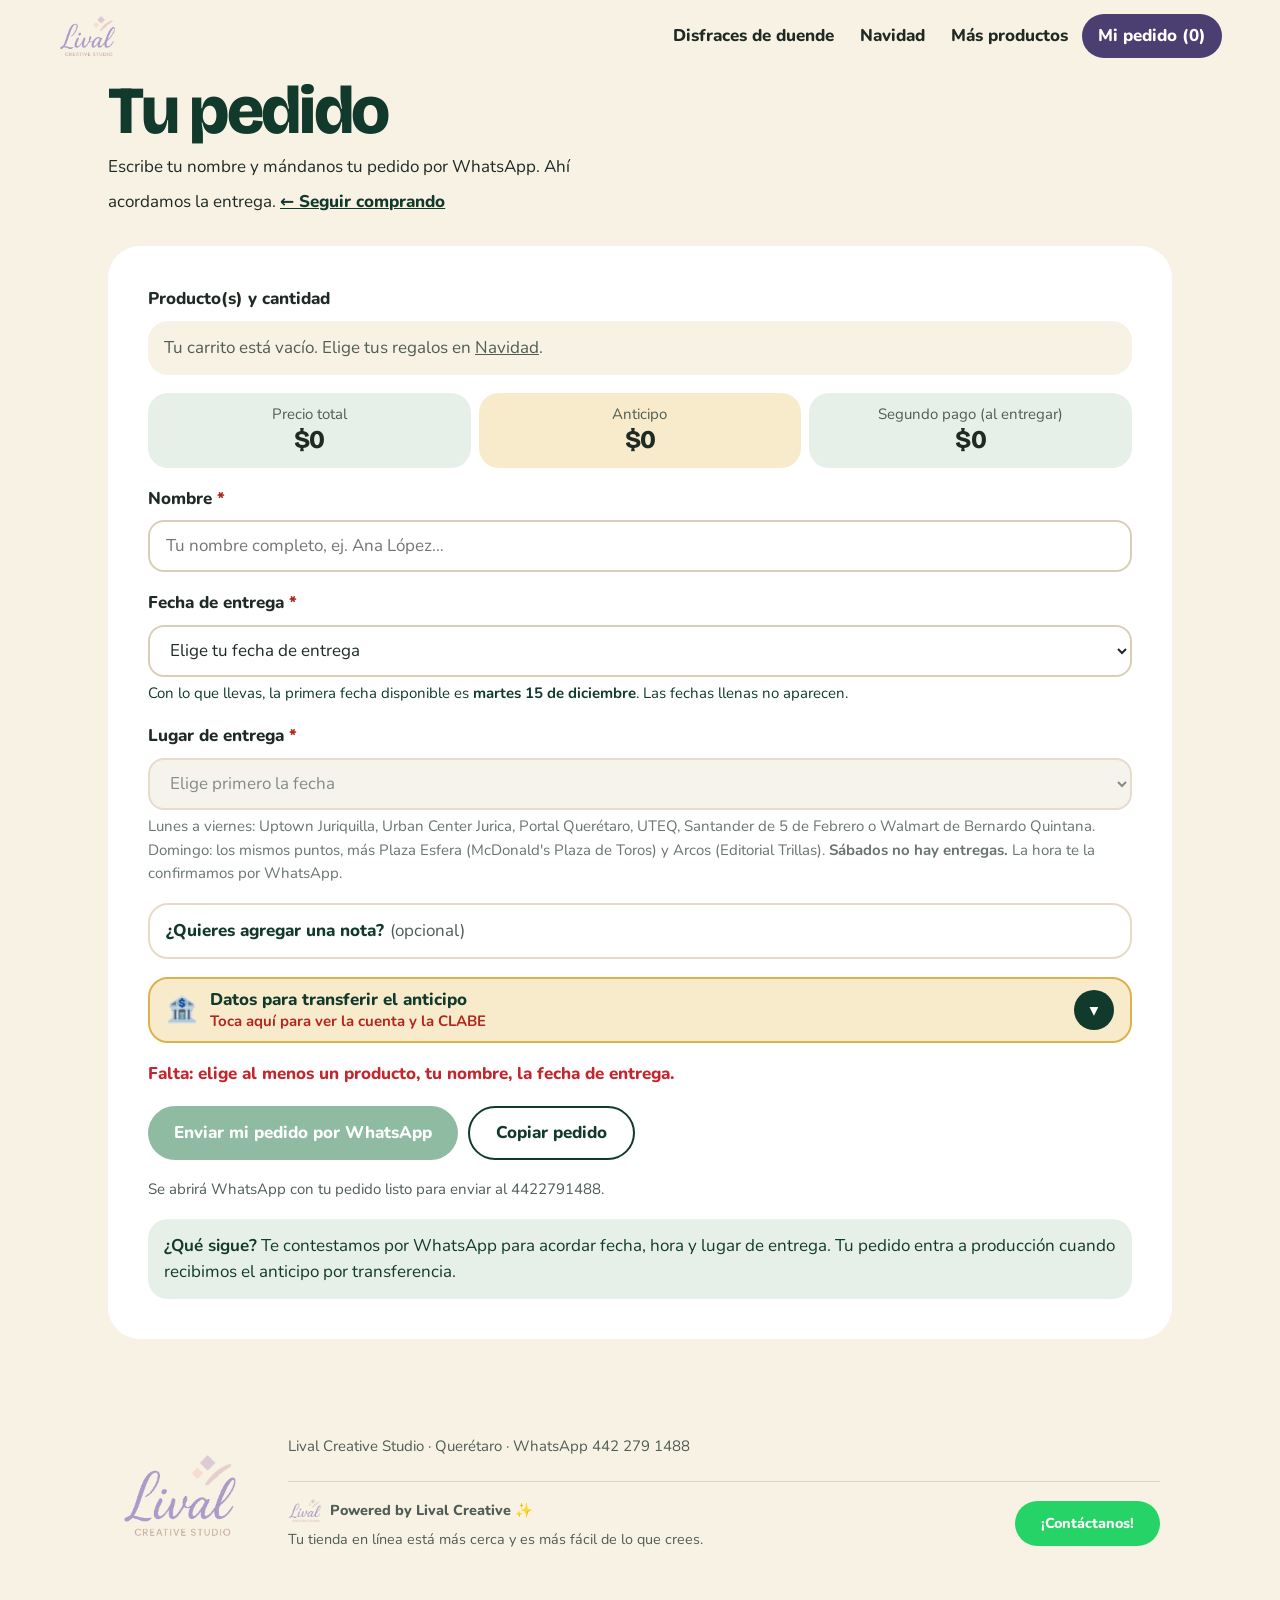
<file: pedido/index.html>
<!DOCTYPE html>
<html lang="es">
<head>
<meta charset="utf-8">
<meta name="viewport" content="width=device-width, initial-scale=1">
<title>Tu pedido · Lival Creative Studio</title>
<!-- Página de pedido (checkout compartido). Se edita directo aquí. -->
<meta name="theme-color" content="#f8f2e4">
<link rel="icon" href="../img/logo.png">
<link rel="preload" href="../fonts/bricolage-latin-800-normal.woff2" as="font" type="font/woff2" crossorigin>
<link rel="stylesheet" href="../assets/lival.css?v=20261109b">
<link rel="stylesheet" href="../assets/temporada.css?v=20261109b">
<style>
/* Tu pedido: estilo verde pino, rojo y oro sobre crema navideña.
   La base (letras, barra, botones) viene de ../assets/lival.css. */
:root {
  --pine: #123a2c; --pine-2: #1b4d3b; --cream: #f8f2e4; --paper: #ffffff;
  --red: #c4262e; --gold: #e0b04c; --gold-l: #f7ebcc; --ink: #1f2a24; --muted: #4f5d55; --line: #e4dccb;
  --verde-l: #e6f0e9;
}
body { background: var(--cream); color: var(--ink); padding-bottom: 96px; }
.barra { background: var(--cream); }
.barra nav a:hover, .barra nav a[aria-current="page"] { background: var(--gold-l); }
.barra .bolsa { background: var(--pine); }
.barra .bolsa:hover { background: var(--pine-2); }
:focus-visible { outline-color: var(--gold); }
.wrap { max-width: 1100px; margin: 0 auto; padding: 0 var(--m); }
img.foto { -webkit-touch-callout: none; -webkit-user-select: none; user-select: none; pointer-events: none; }

/* Portada mágica */
section.hero { position: relative; overflow: hidden; background: var(--pine); color: #f6efe2; margin: 0 8px; border-radius: 32px; padding: 34px 22px 40px; }
section.hero .wrap { position: relative; z-index: 1; padding: 0; display: grid; gap: 28px; }
.hero .logo { display: none; }
.hero h1 { font-size: var(--t1); color: #fff; }
.hero p { max-width: 46ch; margin-top: 16px; color: #e3ece6; }
.hero .count { display: inline-flex; align-items: center; gap: 12px; margin-top: 22px; background: var(--red); color: #fff; border-radius: 999px; padding: 8px 20px 8px 8px; font-weight: 800; }
.hero .count b { background: var(--gold); color: #2b2008; border-radius: 999px; min-width: 56px; height: 56px; padding: 0 8px; display: grid; place-items: center; font: 800 var(--t3) var(--disp); font-variant-numeric: tabular-nums; }
.notas { list-style: none; margin: 22px 0 0; padding: 0; display: flex; flex-wrap: wrap; gap: 6px 18px; font-weight: 800; color: var(--gold-l); }
.notas li::before { content: "★"; color: var(--gold); margin-right: 8px; }
.cta { display: inline-flex; align-items: center; min-height: 54px; margin-top: 26px; background: var(--gold); color: #2b2008; font-weight: 800; text-decoration: none; padding: 0 28px; border-radius: 999px; transition: transform .35s var(--rebote); }
@media (hover: hover) { .cta:hover { transform: translateY(-3px); } }
.polas { display: flex; justify-content: center; padding: 10px 0 18px; }
.polas div { width: 40%; max-width: 210px; background: #fff; padding: 8px 8px 30px; border-radius: 6px; margin: 0 -4%; transition: transform .5s var(--rebote); }
.polas div:nth-child(1) { transform: rotate(-8deg) translateY(16px); }
.polas div:nth-child(2) { transform: rotate(3deg); z-index: 2; }
.polas div:nth-child(3) { transform: rotate(9deg) translateY(18px); }
@media (hover: hover) { .polas div:hover { transform: rotate(0) translateY(-10px) scale(1.05); z-index: 3; } }
.polas img { width: 100%; aspect-ratio: 4/5; object-fit: cover; display: block; pointer-events: none; }
.snow { position: absolute; inset: 0; pointer-events: none; }
.snow i { position: absolute; top: -12px; width: 6px; height: 6px; background: #fff; border-radius: 50%; animation: fall linear infinite; }
@keyframes fall { to { transform: translate3d(var(--dx, 20px), 900px, 0); } }
@media (min-width: 900px) {
  section.hero { margin: 0 18px; padding: 64px 56px; }
  section.hero .wrap { grid-template-columns: 1.1fr 1fr; align-items: center; max-width: none; }
  .hero .texto { grid-column: 1; grid-row: 1; }
  .polas { grid-column: 2; grid-row: 1; }
}

/* Índice de secciones del duende */
nav.pills { position: sticky; top: 0; z-index: 20; background: var(--cream); }
nav.pills .in { display: flex; gap: 4px; overflow-x: auto; padding: 8px var(--m); max-width: 1100px; margin: 0 auto; scrollbar-width: none; overscroll-behavior-x: contain; }
nav.pills .in::-webkit-scrollbar { display: none; }
nav.pills a { flex: none; display: inline-flex; align-items: center; min-height: 44px; text-decoration: none; color: var(--pine); font-weight: 800; padding: 0 14px; border-radius: 999px; transition: background-color .2s; }
nav.pills a:hover { background: var(--gold-l); }
nav.pills a.hot { background: var(--red); color: #fff; }

/* Secciones */
section { margin-top: clamp(56px, 8vw, 96px); scroll-margin-top: 64px; }
section.hero { margin-top: 0; }
section > h2 { font-size: var(--t2); color: var(--pine); }
section > .sub { margin: 10px 0 22px; max-width: 52ch; }

/* Paquete de 24 */
.featured.item { background: var(--gold-l); border-radius: 32px; padding: 22px; display: grid; gap: 18px; position: relative; }
.featured h3 { font-size: clamp(1.8rem, 5vw, 2.6rem); color: var(--pine); }
.featured ul { margin: 14px 0 0; padding-left: 1.2rem; }
.featured li { margin-bottom: 6px; }
.featured .price { font: 800 var(--t2)/1 var(--disp); letter-spacing: -.03em; color: var(--red); font-variant-numeric: tabular-nums; }
.featured .save { color: var(--muted); }
.featured .saveb { font-weight: 800; color: #1f6b3f; }
.paqfotos { display: grid; grid-template-columns: repeat(4, 1fr); gap: 8px; margin: 16px 0 6px; }
.paqfotos img { width: 100%; aspect-ratio: 1; object-fit: cover; border-radius: 16px; pointer-events: none; }
.featured > div:last-child { display: grid !important; gap: 8px !important; justify-items: start !important; }
@media (min-width: 760px) { .featured.item { grid-template-columns: 1fr auto; align-items: center; padding: 40px; gap: 40px; } .featured > div:last-child { justify-items: end !important; text-align: right; } }

/* Catálogo de travesuras */
.grid { display: grid; grid-template-columns: repeat(auto-fill, minmax(260px, 1fr)); gap: 14px; }
.item { background: var(--paper); border-radius: 24px; padding: 10px 10px 14px; display: flex; flex-direction: column; gap: 6px; position: relative; transition: transform .45s var(--rebote); }
@media (hover: hover) { .item:hover { transform: translateY(-5px); } }
.item .foto { width: 100%; aspect-ratio: 1; object-fit: cover; border-radius: 16px; background: var(--gold-l); }
.item .top { display: flex; justify-content: space-between; gap: 8px; align-items: baseline; margin: 8px 6px 0; }
.item h3 { font-size: 1.35rem; line-height: 1; color: var(--pine); }
.item .num { font-size: var(--t5); font-weight: 800; color: var(--muted); white-space: nowrap; }
.item p { margin: 0 6px; font-size: var(--t5); }
.item .how { margin: 0 6px; }
.item .bottom { display: flex; justify-content: space-between; align-items: center; gap: 8px; margin: auto 6px 0; padding-top: 10px; }
.item .p { font: 800 var(--t3) var(--disp); letter-spacing: -.03em; color: var(--red); font-variant-numeric: tabular-nums; }
.item.selected { box-shadow: 0 0 0 4px var(--gold); }
.item.selected::before { content: "✓ En tu pedido"; position: absolute; top: 20px; left: 20px; z-index: 3; background: var(--gold); color: #2b2008; font-weight: 800; font-size: var(--t5); padding: 4px 12px; border-radius: 999px; }
.featured.item.selected::before { top: -14px; left: auto; right: 22px; }

/* Cantidades */
.qty { display: inline-flex; align-items: center; background: var(--verde-l); border-radius: 999px; }
.qty button { width: 44px; height: 44px; border: 0; border-radius: 50%; background: transparent; color: var(--pine); font-size: 1.3rem; font-weight: 800; cursor: pointer; transition: transform .3s var(--rebote), background-color .2s; }
.qty button:active { transform: scale(.88); }
.qty button[data-act="+"] { background: var(--pine); color: #fff; }
.qty button[data-act="+"]:hover { background: var(--pine-2); }
.qty span { min-width: 30px; text-align: center; font-weight: 800; font-variant-numeric: tabular-nums; }

/* ¿Cómo funciona? */
.how summary { display: inline-flex; align-items: center; min-height: 44px; cursor: pointer; color: var(--red); font-weight: 800; list-style: none; }
.how summary::-webkit-details-marker { display: none; }
.how summary::before { content: "+"; margin-right: 6px; }
.how[open] summary::before { content: "−"; }
.how dl { margin: 0 0 6px; display: grid; gap: 6px; font-size: var(--t5); }
.how dt { font-weight: 800; color: var(--pine); }
.how dd { margin: 0; }

/* Formulario del pedido */
form.order { background: var(--paper); border-radius: 32px; padding: 22px; display: grid; gap: 18px; }
form.order > * { min-width: 0; }
@media (max-width: 480px) { .clabe { flex-wrap: wrap; } .clabe .btn { width: 100%; } }
@media (min-width: 760px) { form.order { padding: 40px; } }
label { font-weight: 800; display: block; margin-bottom: 8px; }
input[type=text], input[type=date], select, textarea { width: 100%; min-height: 52px; padding: 0 16px; border: 2px solid #d9cfb8; border-radius: 16px; background: #fff; color: var(--ink); font: inherit; }
select { background-color: #fff; color: var(--ink); }
textarea { min-height: 96px; padding: 14px 16px; resize: vertical; }
input:focus-visible, select:focus-visible, textarea:focus-visible { border-color: var(--pine); outline-offset: 1px; }
select:disabled { background: #f3efe6; color: var(--muted); }
.summary { background: var(--cream); border-radius: 20px; padding: 14px 16px; display: grid; gap: 6px; font-variant-numeric: tabular-nums; }
.summary .line { display: flex; justify-content: space-between; gap: 12px; }
.summary .item-l { padding: 8px 0; border-bottom: 1px solid #fff; }
.summary .item-l:last-of-type { border-bottom: 0; }
.summary .ctl { display: flex; align-items: center; justify-content: space-between; gap: 10px; margin-top: 6px; }
.summary .ctl .qty { background: #fff; }
.summary .ctl .qty button { width: 40px; height: 40px; font-size: 1.15rem; }
.summary .ctl .qty span { min-width: 22px; text-align: center; font-weight: 800; }
.quitar { min-height: 40px; padding: 0 14px; border: 2px solid var(--berry, #b3261e); border-radius: 999px; background: #fff; color: var(--berry, #b3261e); font-weight: 800; cursor: pointer; }
.quitar:active { transform: scale(.95); }
.summary .tot { font-weight: 800; font-size: var(--t4); padding-top: 8px; margin-top: 4px; border-top: 2px solid #fff; }
.summary .empty { color: var(--muted); }
.pay { display: grid; grid-template-columns: repeat(3, 1fr); gap: 8px; }
.pay div { background: var(--verde-l); border-radius: 20px; padding: 12px 10px; text-align: center; }
.pay div:nth-child(2) { background: var(--gold-l); }
.pay small { display: block; font-size: var(--t5); color: var(--muted); line-height: 1.25; }
.pay b { font: 800 var(--t3) var(--disp); letter-spacing: -.02em; font-variant-numeric: tabular-nums; }
.bank { background: var(--gold-l); border-radius: 20px; padding: 16px 18px; }
.pasos { margin: 10px 0 4px; padding-left: 1.2rem; line-height: 1.45; }
.pasos li { margin-bottom: 6px; }
.clabe { display: flex; align-items: center; justify-content: space-between; gap: 10px; margin-top: 10px; background: #fff; border-radius: 16px; padding: 8px 8px 8px 14px; }
.clabe small { display: block; font-size: var(--t5); font-weight: 800; color: #7a6a45; }
.clabe span { white-space: nowrap; font-weight: 800; font-size: 1.05rem; color: var(--pine); font-variant-numeric: tabular-nums; -webkit-user-select: all; user-select: all; }
.btn.clabe-btn { background: var(--pine); color: #fff; min-height: 44px; padding: 0 16px; flex: none; }
.btn.clabe-btn.ok { background: #1f8a4c; }
.aviso { background: var(--verde-l); border-radius: 20px; padding: 14px 16px; color: var(--pine); }
.gracias { background: #dff1e5; border-radius: 20px; padding: 14px 16px; color: #134d2c; }
.btns { display: flex; gap: 10px; flex-wrap: wrap; }
.btn.ghost { background: transparent; color: var(--pine); border: 2px solid var(--pine); }
.btn.ghost:hover { background: var(--verde-l); }
.btn[aria-disabled=true] { opacity: .5; pointer-events: none; }
.msg, .hint { font-size: var(--t5); color: var(--muted); }
.error { color: var(--red); font-weight: 800; }
@media (max-width: 560px) { .pay b { font-size: 1.25rem; } }

/* Cómo funciona */
.steps { display: grid; gap: 20px; margin-top: 26px; }
.steps div { display: grid; gap: 4px; }
.steps b { font: 800 clamp(2.2rem, 6vw, 3.2rem)/1 var(--disp); letter-spacing: -.03em; color: var(--red); }
.steps div:nth-child(2) b { color: var(--pine); }
@media (min-width: 760px) { .steps { grid-template-columns: repeat(3, 1fr); gap: 28px; } }

footer.creditos { margin: clamp(56px, 8vw, 96px) 0 24px; font-size: var(--t5); color: var(--muted); text-align: center; display: grid; gap: 6px; justify-items: center; }

/* Barra fija con el total */
.bar { position: fixed; left: 0; right: 0; bottom: 0; background: var(--pine); color: #fff; padding: 10px var(--m) max(10px, env(safe-area-inset-bottom)); display: flex; justify-content: space-between; align-items: center; gap: 12px; z-index: 40; box-shadow: 0 -6px 20px rgba(18,58,44,.25); }
.bar .t { font-weight: 800; font-variant-numeric: tabular-nums; font-size: var(--t4); }
.bar .t small { display: block; font-weight: 400; font-size: var(--t5); color: #d6e5dc; }
.bar a { display: inline-flex; align-items: center; min-height: 48px; background: var(--red); color: #fff; text-decoration: none; font-weight: 800; padding: 0 20px; border-radius: 999px; flex: none; }
.bar.bump { animation: bump .45s var(--rebote); }
@keyframes bump { 30% { transform: translateY(-6px); } 60% { transform: translateY(2px); } }
@media (prefers-reduced-motion: reduce) { .snow { display: none; } .bar.bump { animation: none; } }
details.opcional { border: 2px solid #e6dcc6; border-radius: 20px; padding: 0 16px; background: #fff; }
details.opcional[open] { padding-bottom: 16px; display: grid; gap: 14px; }
details.opcional summary { min-height: 52px; display: flex; align-items: center; font-weight: 800; cursor: pointer; color: var(--pine); }
details.opcional summary span { font-weight: 400; color: var(--muted); margin-left: 6px; }
.oblig { color: var(--berry, #b3261e); font-weight: 800; }
details.banco-det { border-color: var(--gold, #c9a227); background: var(--gold-l, #fff6dc); }
details.banco-det summary { gap: 12px; padding: 10px 0; list-style: none; }
details.banco-det summary::-webkit-details-marker { display: none; }
details.banco-det summary .ico { margin: 0; font-size: 1.6rem; color: inherit; }
details.banco-det summary .t { margin: 0; flex: 1; font-weight: 800; color: var(--pine); line-height: 1.25; }
details.banco-det summary .t small { display: block; font-weight: 700; font-size: var(--t5); color: var(--berry, #b3261e); margin-top: 2px; }
details.banco-det summary .flecha { margin: 0; width: 40px; height: 40px; flex: none; border-radius: 50%; background: var(--pine); color: #fff; display: grid; place-items: center; font-size: 1.1rem; transition: transform .25s; }
details.banco-det[open] summary .flecha { transform: rotate(180deg); }
details.banco-det[open] summary .t small { display: none; }

.solo-pedido { padding-bottom: 24px; }
.solo-pedido #pedido { margin-top: 8px; }
#pedido > h1 { font-size: var(--t2); color: var(--pine); }
.seguir { display: inline-flex; align-items: center; min-height: 44px; font-weight: 800; color: var(--pine); }
</style>
<!-- Visitas (GoatCounter: sin cookies, no guarda quién es cada persona) -->
<script data-goatcounter="https://livalcreative.goatcounter.com/count" async src="//gc.zgo.at/count.js"></script>
<script>document.addEventListener("click",function(e){var gc=window.goatcounter;if(!gc||!gc.count||!e.target.closest)return;var a=e.target.closest('a[href*="wa.me"],[data-abrir],[data-filtro]');if(!a)return;var p,t="";if(a.dataset.abrir){p="producto/"+a.dataset.abrir;var pr=document.getElementById(a.dataset.abrir),h=pr&&pr.querySelector("h3");t=h?h.textContent:"";}else if(a.dataset.filtro!==undefined){p="categoria/"+(a.dataset.filtro||"todo");t=a.textContent;}else{p="whatsapp"+location.pathname;t="Clic en WhatsApp";}gc.count({path:p,title:t.trim().slice(0,80),event:true});},true);</script>
</head>
<body class="solo-pedido temporada-navidad">
<a class="saltar" href="#contenido">Saltar al contenido</a>
<header class="barra"><div class="marco">
  <a class="logo-link" href="../" aria-label="Lival Creative Studio, inicio"><img src="../img/logo-t.png" width="360" height="267" alt=""></a>
  <nav aria-label="Secciones">
    <a class="link" href="../disfraces/">Disfraces de duende</a>
    <a class="link" href="../navidad/">Navidad</a>
    <a class="link" href="../productos/">Más productos</a>
    <a class="bolsa" href="#pedido" aria-current="page">Mi pedido (<span data-carrito-n>0</span>)</a>
  </nav>
</div></header>

<main class="wrap" id="contenido">


  <section id="pedido">
    <h1>Tu pedido</h1>
    <p class="sub">Escribe tu nombre y mándanos tu pedido por WhatsApp. Ahí acordamos la entrega. <a class="seguir" href="../">← Seguir comprando</a></p>
    <form class="order" id="orderForm" novalidate>
      <div>
        <label>Producto(s) y cantidad</label>
        <div class="summary" id="summary"></div>
      </div>
      <div class="pay">
        <div><small>Precio total</small><b id="pTotal">$0</b></div>
        <div><small>Anticipo</small><b id="pAnt">$0</b></div>
        <div><small>Segundo pago (al entregar)</small><b id="pRest">$0</b></div>
      </div>
      <div>
        <label for="fName">Nombre <span class="oblig">*</span></label>
        <input type="text" id="fName" name="nombre" autocomplete="name" placeholder="Tu nombre completo, ej. Ana López…">
      </div>
      <div>
        <label for="fDate">Fecha de entrega <span class="oblig">*</span></label>
        <select id="fDate" name="fecha"><option value="">Calculando fechas…</option></select>
        <p class="hint" id="fechaInfo" style="margin:.35rem 0 0;font-size:var(--t5);color:var(--pine)"></p>
        <p class="error" id="sabado" hidden style="margin:.35rem 0 0">Los sábados no hay entregas. Elige otro día, por favor.</p>
      </div>
      <div>
        <label for="fPlace">Lugar de entrega <span class="oblig">*</span></label>
        <select id="fPlace" name="lugar" disabled><option value="">Elige primero la fecha</option></select>
        <p class="hint" id="placeHint" style="margin:.35rem 0 0;font-size:var(--t5);opacity:.85">Lunes a viernes: Uptown Juriquilla, Urban Center Jurica, Portal Querétaro, UTEQ, Santander de 5 de Febrero o Walmart de Bernardo Quintana. Domingo: los mismos puntos, más Plaza Esfera (McDonald's Plaza de Toros) y Arcos (Editorial Trillas). <b>Sábados no hay entregas.</b> La hora te la confirmamos por WhatsApp.</p>
      </div>
<input type="hidden" id="fTime" value="">
      <details class="opcional">
        <summary>¿Quieres agregar una nota? <span>(opcional)</span></summary>
      <div>
        <label for="fNote">Nota</label>
        <textarea id="fNote" name="nota" autocomplete="off" placeholder="Colores, idioma de los letreros, etc…"></textarea>
      </div>
      </details>
      <details class="opcional banco-det" id="bankDet">
        <summary><span class="ico" aria-hidden="true">🏦</span><span class="t">Datos para transferir el anticipo<small>Toca aquí para ver la cuenta y la CLABE</small></span><span class="flecha" aria-hidden="true">▾</span></summary>
        <div class="bank" id="bankBox"></div>
      </details>
      <div id="err" class="error" role="alert"></div>
      <div class="btns">
        <a class="btn wa" id="waBtn" href="#pedido" target="_blank" rel="noopener">Enviar mi pedido por WhatsApp</a>
        <button type="button" class="btn ghost" id="copyBtn">Copiar pedido</button>
      </div>
      <p class="msg" id="waInfo"></p>
      <div class="aviso"><b>¿Qué sigue?</b> Te contestamos por WhatsApp para acordar fecha, hora y lugar de entrega. Tu pedido entra a producción cuando recibimos el anticipo por transferencia.</div>
      <div class="gracias" id="gracias" hidden role="status"><b>¡Gracias por tu pedido!</b><br>Te contestamos por WhatsApp para acordar la entrega. Cuando transfieras el anticipo, manda tu comprobante en el mismo chat.</div>
    </form>
  </section>


  <footer class="creditos">
    <img src="../img/logo-t.png" width="120" height="89" loading="lazy" alt="Lival Creative Studio" translate="no">
    <p>Lival Creative Studio · Querétaro · WhatsApp 442&nbsp;279&nbsp;1488</p>
  <div class="powered">
    <style>
      .powered { margin: 22px auto 0; padding: 14px 16px; max-width: 420px; border-top: 1px solid rgba(0,0,0,.12); text-align: center; font-size: .9rem; line-height: 1.45; color: inherit; }
      .powered .pw { display: inline-flex; align-items: center; gap: 8px; font-weight: 800; }
      .powered .pw img { width: 34px; height: auto; }
      .powered p { margin: 6px 0 0; }
      .powered a { display: inline-block; margin-top: 8px; padding: 10px 18px; min-height: 44px; border-radius: 999px; background: #25d366; color: #fff; font-weight: 800; text-decoration: none; }
      @media (min-width: 760px) {
        footer.pie, footer.creditos { display: grid; grid-template-columns: auto 1fr; align-items: center; column-gap: 48px; max-width: 1040px; margin-left: auto; margin-right: auto; text-align: left; justify-items: stretch; }
        footer.pie .sello, footer.creditos > img { grid-row: 1 / span 3; margin: 0; }
        footer.pie > p, footer.creditos > p { margin: 0; }
        .powered { grid-column: 2; max-width: none; margin: 16px 0 0; padding: 16px 0 0; text-align: left; display: grid; grid-template-columns: 1fr auto; align-items: center; column-gap: 24px; }
        .powered .pw, .powered p { grid-column: 1; }
        .powered a { grid-column: 2; grid-row: 1 / span 2; margin: 0; padding: 12px 26px; }
      }
    </style>
    <span class="pw"><img src="../img/logo-t.png" width="34" height="25" alt="" loading="lazy">Powered by Lival Creative ✨</span>
    <p>Tu tienda en línea está más cerca y es más fácil de lo que crees.</p>
    <a href="https://wa.me/524422791488?text=%C2%A1Hola%21%20Me%20gustar%C3%ADa%20m%C3%A1s%20informaci%C3%B3n%20sobre%20el%20servicio%20de%20p%C3%A1ginas%20web%20para%20negocios%20y%20emprendimientos." target="_blank" rel="noopener" data-goatcounter-click="lival-paginas-web">¡Contáctanos!</a>
  </div>
  </footer>
</main>


<script src="../assets/navidad-productos.js?v=20261121d"></script>
<script src="../assets/mas-productos.js?v=20261125a"></script>
<script src="../assets/carrito.js?v=20261107a"></script>
<script>
// ===== Configuración del negocio (edítala) =====
const NEGOCIO = "Lival Creative Studio";
const WHATSAPP = "4422791488"; // 10 dígitos con lada, ej. "4421234567"; se agrega el 52 de México
const DATOS_BANCO = "Banco: <b>BBVA</b><br>A nombre de: Lilian Valladares López";
const CLABE = "012680004682074457";
const CUENTA = "0468207445";
const DIAS_MINIMOS = 3; // días mínimos entre el pedido y la entrega

const PRODUCTS = {};
Object.entries(LIVAL.EXTRA).forEach(([k, v]) => { PRODUCTS[k] = { name: v.name, price: v.price }; });
LIVAL.personales().forEach(p => { PRODUCTS[p.id] = { name: p.name, price: p.price }; });
const qty = LIVAL.leer();
Object.keys(qty).forEach(k => { if (!PRODUCTS[k] || !(qty[k] > 0)) delete qty[k]; });
LIVAL.personales().forEach(p => { qty[p.id] = 1; });
// Quitar un producto del pedido desde el resumen (los personalizados se borran también de la lista de personalizados)
const PERSONAL = new Set(LIVAL.personales().map(p => p.id));
function esc(t) { return String(t).replace(/[&<>"]/g, c => ({ "&": "&amp;", "<": "&lt;", ">": "&gt;", '"': "&quot;" }[c])); }
document.body.addEventListener("click", e => {
  const b = e.target.closest("button[data-quitar]"); if (!b) return;
  const id = b.dataset.quitar;
  if (PERSONAL.has(id)) { LIVAL.quitarPersonal(id); PERSONAL.delete(id); }
  qty[id] = 0; update();
});
const money = n => "$" + n.toLocaleString("es-MX", { maximumFractionDigits: 0 });


document.body.addEventListener("click", e => {
  const b = e.target.closest("button[data-act]");
  if (!b) return;
  const id = b.dataset.id;
  qty[id] = Math.max(0, (qty[id] || 0) + (b.dataset.act === "+" ? 1 : -1));
  update();
});

function anticipoDe(id, n) {
  const p = PRODUCTS[id];
  return Math.ceil(p.price * n * 0.5 / 10) * 10;
}

function totals() {
  let total = 0, ant = 0, count = 0; const lines = [];
  Object.keys(qty).forEach(id => { const n = qty[id]; if (!n) return; const p = PRODUCTS[id];
    total += p.price * n; ant += anticipoDe(id, n); count += n; lines.push({ id, n, name: p.name, sub: p.price * n }); });
  return { total, ant, rest: total - ant, count, lines };
}

function update() {
  LIVAL.guardar(qty);
  const t = totals();
  const rc = LIVAL.resumenColores(qty);
  Object.keys(PRODUCTS).forEach(id => {
    const q = document.getElementById("q-" + id); if (q) q.textContent = qty[id] || 0;
    const card = document.querySelector(`.item[data-id="${id}"]`); if (card) card.classList.toggle("selected", (qty[id] || 0) > 0);
  });
  document.getElementById("summary").innerHTML = t.lines.length
    ? t.lines.map(l => `<div class="item-l"><div class="line"><span>${l.n} × ${l.name}</span><span>${money(l.sub)}</span></div>
        <div class="ctl">${PERSONAL.has(l.id) ? "<span></span>" : `<div class="qty"><button type="button" aria-label="Quitar uno de ${esc(l.name)}" data-act="-" data-id="${l.id}">−</button><span>${l.n}</span><button type="button" aria-label="Agregar uno de ${esc(l.name)}" data-act="+" data-id="${l.id}">+</button></div>`}
        <button type="button" class="quitar" data-quitar="${l.id}" aria-label="Quitar ${esc(l.name)} del pedido">Quitar</button></div></div>`).join("") + (rc ? `<div class="line" style="color:var(--muted)"><span>${rc}</span></div>` : "") + `<div class="line tot"><span>Total</span><span>${money(t.total)}</span></div>`
    : `<div class="empty">Tu carrito está vacío. Elige tus regalos en <a href="../navidad/">Navidad</a>.</div>`;
  document.getElementById("pTotal").textContent = money(t.total);
  document.getElementById("pAnt").textContent = money(t.ant);
  document.getElementById("pRest").textContent = money(t.rest);
  buildLink();
}

function metodo() { return "Transferencia"; }
function bankText() {
  const fila = (lbl, num, txt) => `<div class="clabe"><div><small>${lbl}</small><span>${txt}</span></div>
    <button type="button" class="btn clabe-btn" data-copy="${num}">Copiar</button></div>`;
  document.getElementById("bankBox").innerHTML = `${DATOS_BANCO}
    <ol class="pasos">
      <li>Si tu banco es <b>BBVA</b>, copia el <b>número de cuenta</b>. Si es <b>otro banco</b>, copia la <b>CLABE</b>.</li>
      <li>Abre la app de tu banco, pega el número y transfiere el monto del <b>anticipo</b>.</li>
      <li>Toma captura del comprobante y mándala en el chat de WhatsApp de tu pedido.</li>
    </ol>
    ${fila("CLABE", CLABE, CLABE.replace(/(\d{3})(\d{3})(\d{4})(\d{4})(\d{4})/, "$1 $2 $3 $4 $5"))}
    ${fila("NÚMERO DE CUENTA", CUENTA, CUENTA.replace(/(\d{4})(\d{3})(\d{3})/, "$1 $2 $3"))}`;
  document.querySelectorAll("#bankBox [data-copy]").forEach(btn => btn.onclick = async e => {
    const b = e.currentTarget;
    try { await navigator.clipboard.writeText(b.dataset.copy); b.textContent = "¡Copiada!"; b.classList.add("ok"); setTimeout(() => { b.textContent = "Copiar"; b.classList.remove("ok"); }, 2000); }
    catch (_) { b.textContent = "Mantén presionado el número"; }
  });
}

function fechaBonita(v) {
  if (!v) return "";
  const [y, m, d] = v.split("-").map(Number);
  return new Date(y, m - 1, d).toLocaleDateString("es-MX", { weekday: "long", day: "numeric", month: "long" });
}

function mensaje() {
  const t = totals();
  const v = id => document.getElementById(id).value.trim();
  return [
    `Pedido *Lival Creative*`,
    ``,
    `¡Hola! Quiero hacer un pedido de ${NEGOCIO} 🎄`,
    ``,
    `*Nombre:* ${v("fName")}`,
    `*Producto(s) y cantidad:*`,
    ...t.lines.map(l => `• ${l.n} × ${l.name} — ${money(l.sub)}`),
    ...(LIVAL.resumenColores(qty) ? [`_${LIVAL.resumenColores(qty)}_`] : []),
    `*Precio total:* ${money(t.total)}`,
    `*Anticipo:* ${money(t.ant)} (${metodo().toLowerCase()})`,
    `*Segundo pago al entregar:* ${money(t.rest)}`,
    `*Fecha de entrega:* ${v("fDate") ? fechaBonita(v("fDate")) : "la acordamos por aquí"}`,
    ...(v("fDate") ? [`*Lugar:* ${v("fPlace") || "lo acordamos por aquí"}`] : []),
    ...(v("fNote") ? [`*Nota:* ${v("fNote")}`] : []),
    ``,
    `¿Me confirmas para mandarte el anticipo?`
  ].join("\n");
}

function faltantes() {
  const f = [];
  if (!totals().count) f.push("elige al menos un producto");
  if (!document.getElementById("fName").value.trim()) f.push("tu nombre");
  const fd = document.getElementById("fDate").value;
  if (!fd) f.push("la fecha de entrega");
  else if ((lugaresDe(fd) || []).length === 0) f.push("una fecha que no sea sábado");
  else if (!document.getElementById("fPlace").value) f.push("el lugar de entrega");
  return f;
}

function buildLink() {
  const btn = document.getElementById("waBtn");
  const f = faltantes();
  document.getElementById("err").textContent = f.length ? "Falta: " + f.join(", ") + "." : "";
  const ok = !f.length && WHATSAPP.length >= 10;
  btn.setAttribute("aria-disabled", ok ? "false" : "true");
  btn.href = ok ? `https://wa.me/52${WHATSAPP.replace(/\D/g, "").slice(-10)}?text=${encodeURIComponent(mensaje())}` : "#pedido";
  document.getElementById("waInfo").textContent = WHATSAPP
    ? `Se abrirá WhatsApp con tu pedido listo para enviar al ${WHATSAPP}.`
    : `Si el botón no abre WhatsApp, usa "Copiar pedido" y pégalo en un mensaje.`;
}

document.getElementById("waBtn").addEventListener("click", () => {
  if (document.getElementById("waBtn").getAttribute("aria-disabled") === "true") return;
  const g = document.getElementById("gracias"); g.hidden = false; document.getElementById("bankDet").open = true;
  setTimeout(() => g.scrollIntoView({ behavior: "smooth", block: "center" }), 300);
});
document.getElementById("copyBtn").addEventListener("click", async () => {
  const f = faltantes();
  if (f.length) { document.getElementById("err").textContent = "Falta: " + f.join(", ") + "."; return; }
  try { await navigator.clipboard.writeText(mensaje()); document.getElementById("waInfo").textContent = "Pedido copiado. Pégalo en un mensaje de WhatsApp."; }
  catch (e) { document.getElementById("waInfo").textContent = "No se pudo copiar automáticamente. Toma captura de tu resumen y mándala por WhatsApp."; }
});

// Puntos de entrega. La hora se confirma por WhatsApp.
const LUGARES = {
  semana: ["Uptown Juriquilla", "Urban Center Jurica", "Portal Querétaro", "UTEQ", "Santander de 5 de Febrero", "Walmart de Bernardo Quintana"],
  domingo: ["Uptown Juriquilla", "Urban Center Jurica", "Portal Querétaro", "UTEQ", "Santander de 5 de Febrero", "Walmart de Bernardo Quintana", "Plaza Esfera (McDonald's Plaza de Toros)", "Arcos (Editorial Trillas)"]
};
function lugaresDe(d) {
  if (!d) return null;
  const dow = new Date(d + "T12:00:00").getDay();
  if (dow === 6) return [];
  return dow === 0 ? LUGARES.domingo : LUGARES.semana;
}
function horasLugar() {}
function opciones() {
  const d = document.getElementById("fDate").value, pl = document.getElementById("fPlace"), ls = lugaresDe(d);
  const warn = document.getElementById("sabado");
  warn.hidden = !(ls && ls.length === 0);
  if (!ls || !ls.length) { pl.innerHTML = `<option value="">${ls ? "Elige otro día" : "Elige primero la fecha"}</option>`; pl.disabled = true; return; }
  const pv = pl.value; pl.disabled = false;
  pl.innerHTML = '<option value="">Elige el punto de entrega</option>' + ls.map(x => `<option>${x}</option>`).join("");
  if (ls.includes(pv)) pl.value = pv;
}
opciones();
document.getElementById("fDate").addEventListener("input", () => { opciones(); buildLink(); });
document.getElementById("fDate").addEventListener("change", () => { opciones(); buildLink(); });
document.getElementById("fPlace").addEventListener("change", () => { horasLugar(); buildLink(); });
document.getElementById("fTime").addEventListener("change", buildLink);
const min = new Date(); min.setDate(min.getDate() + DIAS_MINIMOS);
const iso = d => `${d.getFullYear()}-${String(d.getMonth() + 1).padStart(2, "0")}-${String(d.getDate()).padStart(2, "0")}`;
document.getElementById("fDate").min = iso(min);
["fName", "fDate", "fTime", "fPlace", "fNote"].forEach(id => document.getElementById(id).addEventListener("input", buildLink));
document.getElementById("orderForm").addEventListener("submit", e => e.preventDefault());


// ===== Fechas disponibles según producción y pedidos (ocupacion.json se actualiza solo desde el tablero) =====
const HORAS = {};
Object.entries(LIVAL.EXTRA).forEach(([k, v]) => { HORAS[k] = v.horas; });
LIVAL.personales().forEach(p => { HORAS[p.id] = p.horas; });
let OCUP = { cupo_por_dia: 4, horas_por_dia: 16, horas_pendientes: 0, entregas_por_fecha: {} };
const ESPERA_DIAS = 10;   // días mínimos de espera mientras estemos llenos (bájalo cuando se libere la agenda)
const DIAS_ES = ["domingo", "lunes", "martes", "miércoles", "jueves", "viernes", "sábado"];
const MESES_ES = ["enero", "febrero", "marzo", "abril", "mayo", "junio", "julio", "agosto", "septiembre", "octubre", "noviembre", "diciembre"];
function isoLocal(d) { return `${d.getFullYear()}-${String(d.getMonth() + 1).padStart(2, "0")}-${String(d.getDate()).padStart(2, "0")}`; }
function horasCarrito() { return Object.entries(qty).reduce((s, [id, n]) => s + (HORAS[id] || 2) * (n || 0), 0); }
function fechasDisponibles() {
  const hpd = OCUP.horas_por_dia || 16, cupo = OCUP.cupo_por_dia || 4;
  const hc = horasCarrito();
  const dias = Math.ceil((OCUP.horas_pendientes || 0) / hpd) + Math.max(1, Math.ceil(hc / hpd)) + 1;
  // Temporada llena: la primera fecha es hoy + ESPERA_DIAS (el 23 nov da el 3 dic; cada día se recorre uno).
  // Los domingos (Plaza Esfera y Arcos) quedan en el primer domingo después de esa fecha.
  const d0 = new Date(); d0.setHours(12, 0, 0, 0); d0.setDate(d0.getDate() + Math.max(2, dias, ESPERA_DIAS));
  const out = [];
  for (let k = 0; out.length < 21 && k < 90; k++) {
    const d = new Date(d0); d.setDate(d0.getDate() + k);
    if (d.getDay() === 6) continue;
    const iso = isoLocal(d);
    if ((OCUP.entregas_por_fecha[iso] || 0) >= cupo) continue;
    out.push(iso);
  }
  return { out, dias, hc };
}
function etiquetaFecha(iso) { const d = new Date(iso + "T12:00:00"); return `${DIAS_ES[d.getDay()]} ${d.getDate()} de ${MESES_ES[d.getMonth()]}`; }
function refreshFechas() {
  const sel = document.getElementById("fDate"), prev = sel.value;
  const { out } = fechasDisponibles();
  sel.innerHTML = '<option value="">Elige tu fecha de entrega</option>' + out.map(f => `<option value="${f}">${etiquetaFecha(f)}</option>`).join("");
  if (out.includes(prev)) sel.value = prev;
  const info = document.getElementById("fechaInfo");
  info.innerHTML = out.length ? `Con lo que llevas, la primera fecha disponible es <b>${etiquetaFecha(out[0])}</b>. Las fechas llenas no aparecen.` : "";
  opciones(); buildLink();
}
document.body.addEventListener("click", e => { if (e.target.closest("button[data-act]")) refreshFechas(); });
fetch("../ocupacion.json?v=" + Date.now()).then(r => r.ok ? r.json() : null).then(j => { if (j) OCUP = Object.assign(OCUP, j); }).catch(() => {}).finally(refreshFechas);


bankText(); update();
</script>
<script>document.addEventListener("contextmenu",e=>{if(e.target.tagName==="IMG")e.preventDefault();});document.addEventListener("dragstart",e=>{if(e.target.tagName==="IMG")e.preventDefault();});</script>
<script src="../assets/tienda.js?v=20261102c"></script>
</body>
</html>
</file>
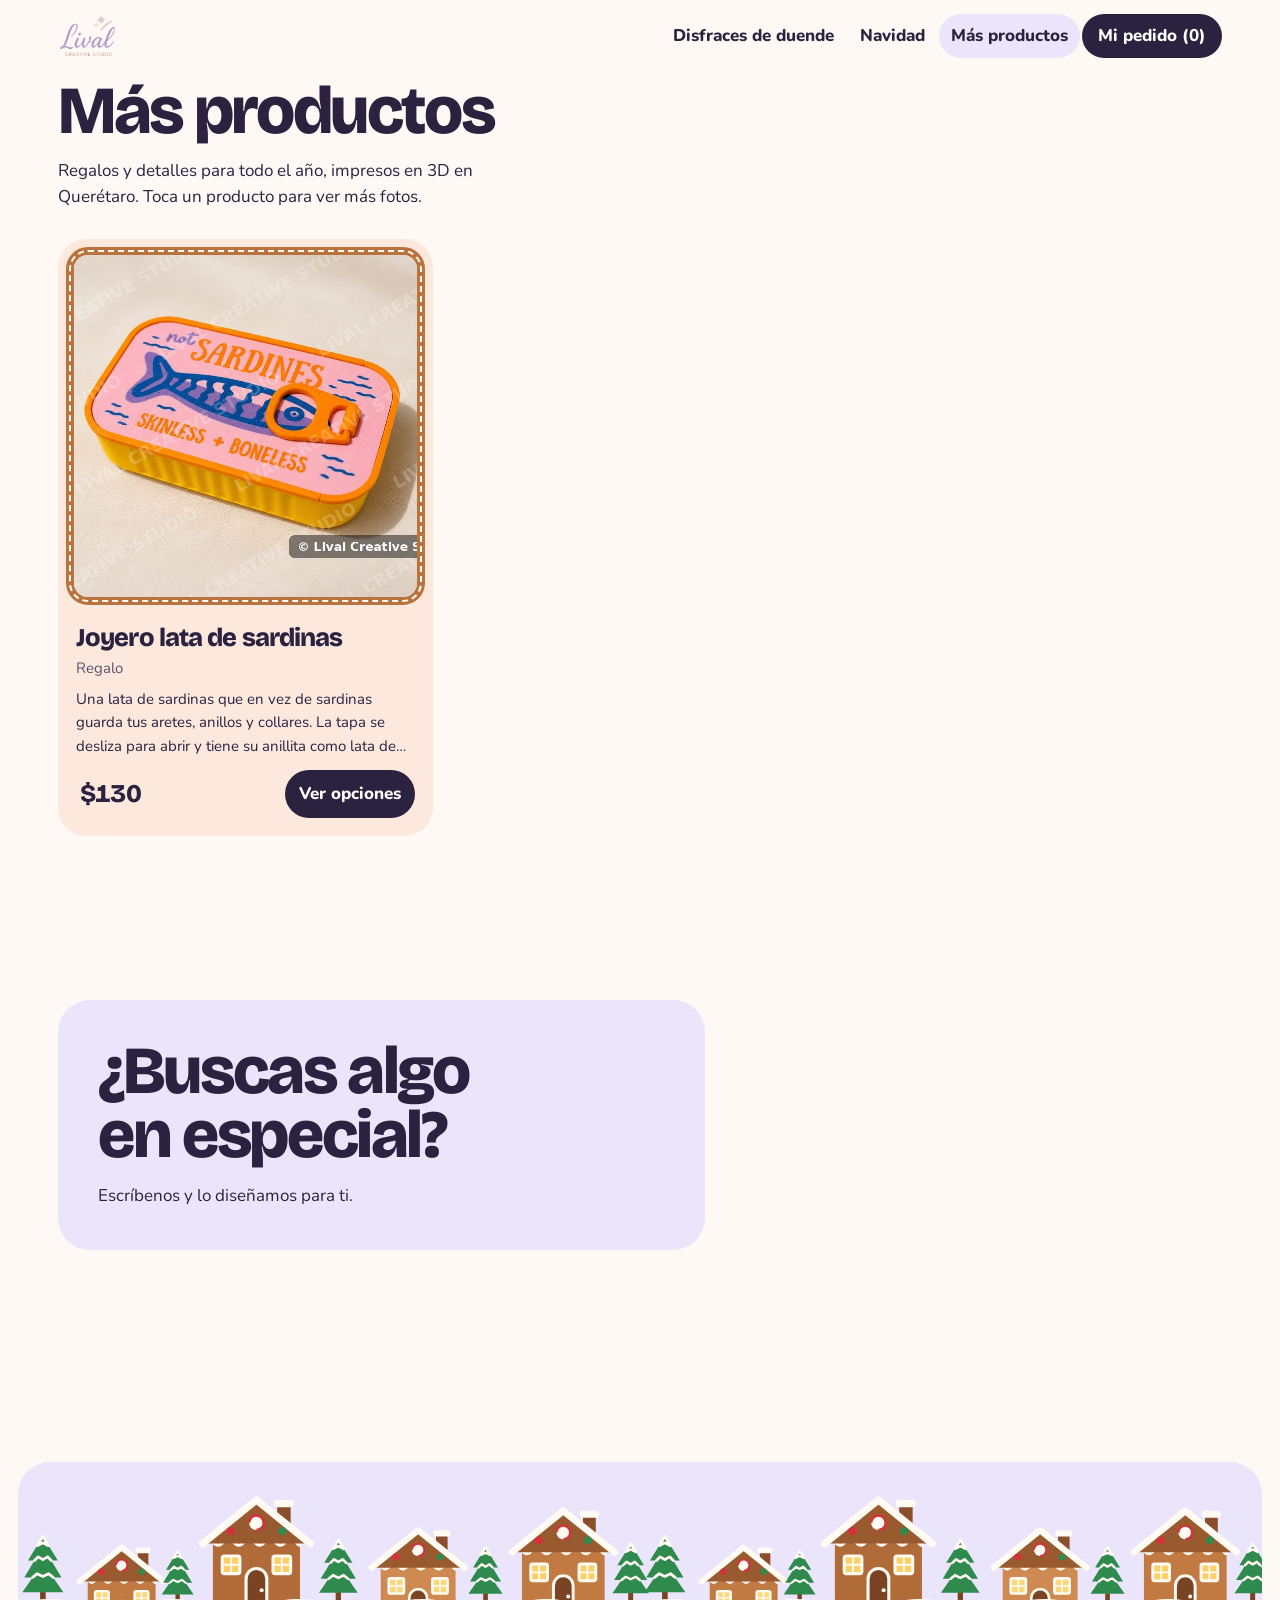
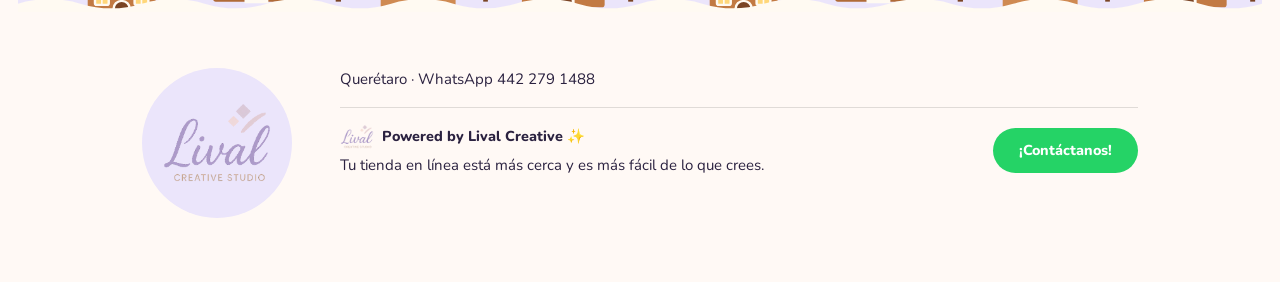
<file: productos/index.html>
<!DOCTYPE html>
<html lang="es">
<head>
<meta charset="utf-8">
<meta name="viewport" content="width=device-width, initial-scale=1">
<meta name="theme-color" content="#fff9f5">
<meta property="og:type" content="website">
<meta property="og:site_name" content="Lival Creative Studio">
<meta property="og:title" content="Más productos · Lival Creative Studio">
<meta property="og:description" content="Regalos y detalles impresos en 3D en Querétaro.">
<meta property="og:url" content="https://livalcreative.github.io/Lival_Tienda/productos/">
<meta property="og:image" content="https://livalcreative.github.io/Lival_Tienda/img/compartir.jpg">
<meta property="og:image:width" content="1200">
<meta property="og:image:height" content="630">
<meta property="og:locale" content="es_MX">
<meta name="twitter:card" content="summary_large_image">
<meta name="description" content="Regalos y detalles impresos en 3D en Querétaro.">
<title>Más productos · Lival Creative Studio</title>
<link rel="icon" href="../img/logo.png">
<link rel="preload" href="../fonts/bricolage-latin-800-normal.woff2" as="font" type="font/woff2" crossorigin>
<link rel="stylesheet" href="../assets/lival.css?v=20261109b">
<link rel="stylesheet" href="../assets/temporada.css?v=20261102c">
<!-- Visitas (GoatCounter: sin cookies, no guarda quién es cada persona) -->
<script data-goatcounter="https://livalcreative.goatcounter.com/count" async src="//gc.zgo.at/count.js"></script>
<script>document.addEventListener("click",function(e){var gc=window.goatcounter;if(!gc||!gc.count||!e.target.closest)return;var a=e.target.closest('a[href*="wa.me"],[data-abrir],[data-filtro]');if(!a)return;var p,t="";if(a.dataset.abrir){p="producto/"+a.dataset.abrir;var pr=document.getElementById(a.dataset.abrir),h=pr&&pr.querySelector("h3");t=h?h.textContent:"";}else if(a.dataset.filtro!==undefined){p="categoria/"+(a.dataset.filtro||"todo");t=a.textContent;}else{p="whatsapp"+location.pathname;t="Clic en WhatsApp";}gc.count({path:p,title:t.trim().slice(0,80),event:true});},true);</script>
<style>
/* Navidad: catálogo en rejilla (2 por fila en celular, 3 en computadora). "Ver opciones" abre el producto completo. */
.cabeza { padding: 8px 0 28px; }
.cabeza h1 { font-size: var(--t2); }
.prods { display:grid; grid-template-columns:repeat(2,minmax(0,1fr)); gap:12px; padding-bottom: 24px; }
.especial { grid-column:1 / -1; background:var(--lav); border-radius:28px; padding:28px 22px; display:flex; flex-direction:column; align-items:flex-start; gap:14px; }
.especial h2 { font-size:var(--t2); }
.especial p { max-width:40ch; }
@media (min-width:900px) { .especial { grid-column:span 2; justify-content:center; padding:40px; } }
@media (min-width:900px) { .prods { grid-template-columns:repeat(3,minmax(0,1fr)); gap:20px; } }
.prod { background:var(--durazno-l); border-radius:28px; overflow:hidden; display:flex; flex-direction:column; padding:8px; min-width:0; transition:transform .45s var(--rebote); }
.prods .prod:nth-child(even) { background:var(--lav-l); }
@media (hover:hover) { .prods .prod:not(.open):hover { transform:translateY(-6px) rotate(-.6deg); } }
.gal { display:flex; overflow-x:auto; scroll-snap-type:x mandatory; scrollbar-width:none; border-radius:20px; flex:none; }
.gal::-webkit-scrollbar { display:none; }
.gal img { flex:none; width:100%; aspect-ratio:1; object-fit:cover; scroll-snap-align:center; pointer-events:none; -webkit-touch-callout:none; -webkit-user-select:none; user-select:none; }
#casita .gal img { object-position:center 70%; }
.dots { display:none; gap:6px; justify-content:center; margin-top:-22px; position:relative; }
.dots i { width:8px; height:8px; border-radius:50%; background:rgba(255,255,255,.65); transition:width .3s; }
.dots i.on { background:#fff; width:20px; border-radius:4px; }
.info { padding:12px 6px 6px; display:flex; flex-direction:column; flex:1; }
.prod h3 { order:1; font-size:1.25rem; line-height:1; margin:4px 0 0; }
.badge { order:2; font-size:var(--t5); color:var(--gris); margin-top:6px; }
.lead { order:3; margin:8px 0 0; font-size:var(--t5); display:-webkit-box; -webkit-line-clamp:3; -webkit-box-orient:vertical; overflow:hidden; }
.mini { order:4; margin-top:auto; padding-top:12px; display:flex; flex-direction:column; gap:10px; }
.det { order:5; }
.desde { font-size:var(--t5); } .desde b { font:800 var(--t3) var(--disp); letter-spacing:-.03em; font-variant-numeric:tabular-nums; margin-left:4px; }
.btn.ver { background:var(--tinta); color:#fff; width:100%; min-height:48px; padding:0 14px; }
.btn.ver:hover { background:var(--lav-d); }
@media (max-width:420px) { .lead { display:none; } }
@media (min-width:900px) { .prod h3 { font-size:var(--t3); } .info { padding:16px 10px 10px; } .mini { flex-direction:row; align-items:center; justify-content:space-between; } .btn.ver { width:auto; } }
.prod .det, .prod .cerrar { display:none; }

/* Producto abierto a pantalla completa */
.prod.open { position:fixed; inset:0; z-index:50; overflow-y:auto; overscroll-behavior:contain; border-radius:0; padding:0; background:var(--suelo); transform:none; }
.media { position:relative; flex:none; }
.thumbs, .flecha { display:none; }
.prod.open .gal { border-radius:0; background:#fff; }
.prod.open .gal img { aspect-ratio:auto; height:auto; max-height:72vh; object-fit:contain; background:#fff; }
.prod.open .dots { display:none; }
.prod.open .thumbs { display:flex; gap:8px; overflow-x:auto; scrollbar-width:none; padding:12px var(--m) 0; }
.prod.open .thumbs::-webkit-scrollbar { display:none; }
.thumbs button { flex:none; width:64px; height:64px; padding:0; border:3px solid transparent; border-radius:14px; overflow:hidden; background:#fff; cursor:pointer; opacity:.65; transition:opacity .2s, border-color .2s; }
.thumbs button.on { border-color:var(--lav-d); opacity:1; }
.thumbs img { width:100%; height:100%; object-fit:cover; pointer-events:none; -webkit-touch-callout:none; user-select:none; }
.prod.open .flecha { display:grid; place-items:center; position:absolute; top:50%; z-index:2; width:44px; height:44px; margin-top:-22px; border:0; border-radius:50%; background:rgba(255,255,255,.92); color:var(--tinta); font:800 1.7rem/1 var(--disp); box-shadow:0 3px 12px rgba(43,34,64,.2); cursor:pointer; }
.prod.open .flecha.ant { left:10px; } .prod.open .flecha.sig { right:10px; }
@media (hover:none) { .prod.open .flecha { display:none; } }
@media (min-width:860px) {
  .prod.open { display:grid; grid-template-columns:minmax(0,1.15fr) minmax(0,1fr); gap:48px; align-items:start; padding:40px max(40px, calc((100vw - 1240px) / 2)) 0; }
  .prod.open .media { position:sticky; top:40px; }
  .prod.open .gal { border-radius:28px; }
  .prod.open .gal img { max-height:calc(100vh - 190px); }
  .prod.open .thumbs { padding:14px 0 40px; flex-wrap:wrap; }
  .prod.open .thumbs button { width:78px; height:78px; }
  .prod.open .info { max-width:none; margin:0; padding:8px 0 140px; }
  .prod.open h3 { font-size:clamp(2.2rem, 3.4vw, 3.2rem); }
}
.prod.open .info { max-width:640px; margin:0 auto; width:100%; padding:22px var(--m) 120px; }
.prod.open h3 { font-size:clamp(2.2rem, 8vw, 3.2rem); }
.prod.open .badge { font-size:var(--t4); color:var(--lav-d); font-weight:800; margin-top:10px; }
.prod.open .lead { display:block; -webkit-line-clamp:unset; font-size:1.125rem; margin-top:14px; }
.prod.open .mini { display:none; }
.prod.open .det { display:block; margin-top:18px; }
.prod.open .cerrar { display:grid; place-items:center; position:fixed; top:12px; right:12px; z-index:60; width:48px; height:48px; border-radius:50%; border:0; background:var(--suelo); box-shadow:0 4px 14px rgba(43,34,64,.25); font-size:1.15rem; font-weight:800; cursor:pointer; color:var(--tinta); transition:transform .35s var(--rebote); }
.prod.open .cerrar:hover { transform:rotate(90deg); }
.prods .prod.open { background:var(--suelo); }
body.abierto { overflow:hidden; }
body.abierto .nbar { z-index:70; }

.prod ul { margin:0 0 18px; padding-left:1.2rem; }
.prod li { margin-bottom:6px; }
.sw { display:inline-block; width:12px; height:12px; border-radius:50%; vertical-align:-1px; margin-left:4px; }
.sw.r{background:#e53935}.sw.g{background:#2ecc40}.sw.b{background:#1e6fd9}.sw.w{background:#f4efe6;border:1px solid #d8d2c4}

.med { margin:4px 0 16px; padding:14px 16px; border-radius:20px; background:#fff; border:2px dashed #cfc4e4; }
.med-t { display:flex; align-items:center; gap:8px; font-weight:800; margin-bottom:6px; }
.med-ic { width:22px; height:22px; flex:none; color:var(--lav-d, #6b5b95); }
.med-uno { margin:0; font:800 1.15rem/1.3 var(--disp); letter-spacing:-.01em; font-variant-numeric:tabular-nums; }
.med dl { margin:0; display:grid; gap:2px; }
.med dl div { display:flex; justify-content:space-between; gap:12px; padding:6px 0; border-top:1px solid #eee7f6; }
.med dl div:first-child { border-top:0; }
.med dt { color:var(--muted); }
.med-nota { margin:10px 0 0; font-size:.85rem; color:var(--muted); line-height:1.35; }
.med dd { margin:0; font-weight:800; text-align:right; font-variant-numeric:tabular-nums; }
.var { display:grid; gap:8px; margin-bottom:14px; }
.vrow { display:flex; align-items:center; justify-content:space-between; gap:10px; padding:10px 10px 10px 14px; background:#fff; border-radius:20px; }
.vrow.set { background:var(--oro-l); flex-wrap:wrap; }
.vrow.set .nm { flex:1 1 100%; }
.vrow .qty { flex:none; }
.vrow .nm { font-weight:800; display:flex; align-items:center; gap:10px; }
.vrow .nm small { display:block; font-weight:400; font-size:var(--t5); }
.vrow .pr { font-weight:800; margin-left:auto; margin-right:6px; font-variant-numeric:tabular-nums; }
.vrow .sw { width:20px; height:20px; margin:0; flex:none; }
.sws { display:flex; gap:3px; }
.qty { display:inline-flex; align-items:center; background:var(--lav-l); border-radius:999px; }
.qty button { width:44px; height:44px; border:0; border-radius:50%; background:transparent; color:var(--tinta); font-size:1.3rem; font-weight:800; cursor:pointer; transition:transform .3s var(--rebote), background-color .2s; }
.qty button:active { transform:scale(.88); }
.qty button.mas { background:var(--tinta); color:#fff; }
.qty span { min-width:30px; text-align:center; font-weight:800; font-variant-numeric:tabular-nums; }
.sel { background:var(--lav-l); border-radius:20px; padding:14px 16px; }
.sel b.tot { font:800 var(--t3) var(--disp); letter-spacing:-.03em; }

.lbl { display:block; font-weight:800; margin:16px 0 8px; }
.opts { display:flex; gap:8px; flex-wrap:wrap; margin-bottom:6px; }
.opt { min-height:44px; border:2px solid var(--tinta); background:#fff; border-radius:999px; padding:0 16px; font:inherit; font-weight:800; color:var(--tinta); cursor:pointer; transition:background-color .2s; }
.opt.on { background:var(--tinta); color:#fff; }
.campo { width:100%; min-height:52px; padding:0 16px; border:2px solid #cfc4e4; border-radius:16px; font:inherit; background:#fff; color:var(--tinta); }
.paq { margin-top:18px; padding:14px 16px 16px; border-radius:20px; background:#f3effa; }
.paq .lbl { margin-top:0; }
.paq-tx { margin:0 0 10px; color:var(--muted); font-size:.95rem; }
.paq-f { display:flex; align-items:center; gap:10px; margin-bottom:8px; }
.paq-f span { flex:none; width:28px; height:28px; border-radius:50%; display:grid; place-items:center; background:var(--lav-d, #6b5b95); color:#fff; font-weight:800; font-size:.9rem; }
.paq select.campo { appearance:auto; }
.vrow.agot { opacity:.55; } .vrow.agot .pr { font-size:.85rem; }
.agot-msg { margin:14px 0 0; padding:12px 14px; border-radius:16px; background:#fde7e4; color:#8a2b1f; font-weight:700; }
.prod.agotado .desde { color:#8a2b1f; font-weight:800; }
.campo.may, #chLetrero, #chNombres input { text-transform:uppercase; }
.campo.may::placeholder, #chLetrero::placeholder, #chNombres input::placeholder { text-transform:none; }
.campo:focus-visible { border-color:var(--lav-d); outline-offset:1px; }
.nombres { display:grid; gap:8px; }
.nombres .n { display:flex; align-items:center; gap:10px; }
.bota { width:26px; height:30px; flex:none; }
.hint { font-size:var(--t5); color:var(--gris); margin:8px 0 14px; }
.prevmini img { display:block; width:min(70%, 240px); margin:10px auto 0; border-radius:16px; box-shadow:0 6px 18px rgba(0,0,0,.12); pointer-events:none; -webkit-touch-callout:none; user-select:none; }
.prevmini img[hidden] { display:none; }
.lote-f { margin-top:6px; }
.lote-of { display:block; font-size:var(--t5); font-weight:700; color:var(--rojo, #b3261e); }
.lote-f select { margin-bottom:6px; }
.buy { display:flex; align-items:center; justify-content:space-between; gap:12px; flex-wrap:wrap; }
.price { font:800 var(--t2)/1 var(--disp); letter-spacing:-.03em; font-variant-numeric:tabular-nums; }
.btn.add { background:var(--tinta); color:#fff; }
.btn.add:hover { background:var(--lav-d); }
.err { color:var(--rojo); font-weight:800; min-height:1em; margin:10px 0 0; }
.ch-item { display:flex; justify-content:space-between; gap:10px; align-items:flex-start; padding:10px 0; }
.ch-item + .ch-item { border-top:2px solid #fff; }
.ch-item button { min-height:44px; border:0; background:none; color:var(--rojo); font-weight:800; cursor:pointer; font:inherit; }

/* Productos de la colección Navidad 2026: fotos del CDN de MakerWorld con marca de agua encima */
.galwrap { position:relative; flex:none; }
.galwrap .wm { position:absolute; inset:0; pointer-events:none; z-index:1; background-image:url("data:image/svg+xml,%3Csvg%20xmlns%3D%27http%3A//www.w3.org/2000/svg%27%20width%3D%27260%27%20height%3D%27150%27%3E%3Ctext%20x%3D%270%27%20y%3D%2790%27%20transform%3D%27rotate%28-28%20130%2075%29%27%20font-family%3D%27Arial%2Csans-serif%27%20font-weight%3D%27700%27%20font-size%3D%2717%27%20fill%3D%27white%27%20fill-opacity%3D%27.30%27%20stroke%3D%27black%27%20stroke-opacity%3D%27.12%27%20stroke-width%3D%27.6%27%3ELIVAL%20CREATIVE%20STUDIO%3C/text%3E%3C/svg%3E"); background-size:220px auto; }
.galwrap .wm::after { content:"© Lival Creative Studio"; position:absolute; right:8px; bottom:8px; background:rgba(0,0,0,.45); color:#fff; font:700 11px/1 Arial,sans-serif; padding:5px 7px; border-radius:6px; }
/* Filtros por categoría: en el celular se deslizan de lado */
.filtros { display:flex; gap:8px; overflow-x:auto; scrollbar-width:none; padding:2px 2px 14px; margin:0 0 4px; -webkit-overflow-scrolling:touch; }
.filtros::-webkit-scrollbar { display:none; }
.filtro { flex:none; min-height:44px; border:2px solid var(--tinta); background:#fff; border-radius:999px; padding:0 16px; font:inherit; font-weight:800; color:var(--tinta); cursor:pointer; white-space:nowrap; transition:background-color .2s; }
.filtro.on { background:var(--tinta); color:#fff; }
@media (min-width:900px) { .filtros { flex-wrap:wrap; overflow:visible; } }
.prod.fuera { display:none !important; }
.promo-dz { display:grid; grid-template-columns:1fr auto; align-items:center; gap:2px 12px; background:var(--pino); color:#fff; text-decoration:none; border-radius:18px; padding:14px 18px; margin:0 0 16px; box-shadow:0 6px 18px rgba(18,58,44,.25); }
.promo-dz .t { font-family:var(--disp); font-size:1.2rem; line-height:1.15; }
.promo-dz .s { grid-column:1; color:#f7ebcc; font-weight:700; font-size:.95rem; }
.promo-dz .f { grid-row:1 / span 2; grid-column:2; width:40px; height:40px; border-radius:50%; background:var(--oro); color:var(--pino); display:grid; place-items:center; font-size:1.6rem; font-weight:900; }
</style>
</head>
<body class="temporada-navidad">
<a class="saltar" href="#contenido">Saltar al contenido</a>
<header class="barra"><div class="marco">
  <a class="logo-link" href="../" aria-label="Lival Creative Studio, inicio"><img src="../img/logo-t.png" width="360" height="267" alt=""></a>
  <nav aria-label="Secciones">
    <a class="link" href="../disfraces/">Disfraces de duende</a>
    <a class="link" href="../navidad/">Navidad</a>
    <a class="link" href="../productos/" aria-current="page">Más productos</a>
    <a class="bolsa" href="../pedido/">Mi pedido (<span data-carrito-n>0</span>)</a>
  </nav>
</div></header>

<main id="contenido">
  <div class="marco">
    <section class="cabeza" aria-labelledby="t-mas">
      <h1 id="t-mas">Más productos</h1>
      <p class="intro">Regalos y detalles para todo el año, impresos en 3D en Querétaro. Toca un producto para ver más fotos.</p>
    </section>
    <div class="prods"></div>
    <section class="secciones pronto-mientras" aria-label="Más opciones">
      <a class="sec mas" href="https://wa.me/524422791488?text=%C2%A1Hola!%20Quiero%20un%20pedido%20especial%20de%20Lival%20Creative%20Studio" target="_blank" rel="noopener"><h3>¿Buscas algo en especial?</h3><p>Escríbenos y lo diseñamos para ti.</p></a>
    </section>
  </div>
</main>

<div class="aldea aldea-pie" data-aldea aria-hidden="true"></div>
<footer class="pie">
  <div class="sello"><img class="foto" src="../img/logo-t.png" width="360" height="267" loading="lazy" alt="Lival Creative Studio" translate="no"></div>
  <p>Querétaro · WhatsApp 442&nbsp;279&nbsp;1488</p>
  <div class="powered">
    <style>
      .powered { margin: 22px auto 0; padding: 14px 16px; max-width: 420px; border-top: 1px solid rgba(0,0,0,.12); text-align: center; font-size: .9rem; line-height: 1.45; color: inherit; }
      .powered .pw { display: inline-flex; align-items: center; gap: 8px; font-weight: 800; }
      .powered .pw img { width: 34px; height: auto; }
      .powered p { margin: 6px 0 0; }
      .powered a { display: inline-block; margin-top: 8px; padding: 10px 18px; min-height: 44px; border-radius: 999px; background: #25d366; color: #fff; font-weight: 800; text-decoration: none; }
      @media (min-width: 760px) {
        footer.pie, footer.creditos { display: grid; grid-template-columns: auto 1fr; align-items: center; column-gap: 48px; max-width: 1040px; margin-left: auto; margin-right: auto; text-align: left; justify-items: stretch; }
        footer.pie .sello, footer.creditos > img { grid-row: 1 / span 3; margin: 0; }
        footer.pie > p, footer.creditos > p { margin: 0; }
        .powered { grid-column: 2; max-width: none; margin: 16px 0 0; padding: 16px 0 0; text-align: left; display: grid; grid-template-columns: 1fr auto; align-items: center; column-gap: 24px; }
        .powered .pw, .powered p { grid-column: 1; }
        .powered a { grid-column: 2; grid-row: 1 / span 2; margin: 0; padding: 12px 26px; }
      }
    </style>
    <span class="pw"><img src="../img/logo-t.png" width="34" height="25" alt="" loading="lazy">Powered by Lival Creative ✨</span>
    <p>Tu tienda en línea está más cerca y es más fácil de lo que crees.</p>
    <a href="https://wa.me/524422791488?text=%C2%A1Hola%21%20Me%20gustar%C3%ADa%20m%C3%A1s%20informaci%C3%B3n%20sobre%20el%20servicio%20de%20p%C3%A1ginas%20web%20para%20negocios%20y%20emprendimientos." target="_blank" rel="noopener" data-goatcounter-click="lival-paginas-web">¡Contáctanos!</a>
  </div>
</footer>
<script src="../assets/mas-productos.js?v=20261125a"></script>
<script src="../assets/carrito.js?v=20261107a"></script>
<script src="../assets/navidad-render.js?v=20261125a"></script>
<script>
(function () {
  function abrir(id) {
    const a = document.getElementById(id); if (!a) return;
    const g = a.querySelector(".gal"), i = g ? idx(g) : 0;
    a.classList.add("open"); document.body.classList.add("abierto"); a.scrollTop = 0;
    if (g) g.scrollLeft = i * g.clientWidth;
    try { history.replaceState(null, "", "#" + id); } catch (e) {}
  }
  function cerrar() {
    document.querySelectorAll(".prod.open").forEach(a => { const g = a.querySelector(".gal"), i = g ? idx(g) : 0; a.classList.remove("open"); if (g) g.scrollLeft = i * g.clientWidth; });
    document.body.classList.remove("abierto");
    try { history.replaceState(null, "", location.pathname); } catch (e) {}
  }
  document.addEventListener("click", e => {
    const b = e.target.closest("[data-abrir]"); if (b) { abrir(b.dataset.abrir); return; }
    if (e.target.closest("[data-cerrar]")) { cerrar(); return; }
    const card = e.target.closest(".prods .prod:not(.open)");
    if (card && (e.target.closest(".gal") || e.target.closest("h3"))) abrir(card.id);
  });
  document.addEventListener("keydown", e => { if (e.key === "Escape") cerrar(); });
  // Vista completa: foto grande con miniaturas y flechas (de un lado en computadora, arriba en celular)
  document.querySelectorAll(".prods .prod").forEach(a => {
    const g = a.querySelector(".gal"); if (!g) return;
    if (!g.closest(".galwrap")) { const w = document.createElement("div"); w.className = "galwrap"; g.before(w); w.append(g); }
    const foto = g.closest(".galwrap"), dots = a.querySelector(".dots");
    const media = document.createElement("div"); media.className = "media";
    foto.before(media); media.append(foto); if (dots) media.append(dots);
    const imgs = [...g.querySelectorAll("img")];
    if (imgs.length > 1) {
      const th = document.createElement("div"); th.className = "thumbs";
      th.innerHTML = imgs.map((im, i) => `<button type="button" aria-label="Foto ${i + 1}"${i ? "" : ' class="on"'}><img src="${im.getAttribute("src")}" alt="" loading="lazy" draggable="false"></button>`).join("");
      media.append(th);
      th.addEventListener("click", e => { const b = e.target.closest("button"); if (b) ir(g, [...th.children].indexOf(b)); });
      const fl = (d, t) => { const b = document.createElement("button"); b.type = "button"; b.className = "flecha " + (d < 0 ? "ant" : "sig"); b.setAttribute("aria-label", t); b.textContent = d < 0 ? "‹" : "›"; b.onclick = () => ir(g, idx(g) + d); return b; };
      foto.append(fl(-1, "Foto anterior"), fl(1, "Foto siguiente"));
    }
    g.addEventListener("scroll", () => {
      const i = idx(g);
      a.querySelectorAll(".dots i").forEach((d, k) => d.classList.toggle("on", k === i));
      a.querySelectorAll(".thumbs button").forEach((d, k) => d.classList.toggle("on", k === i));
    }, { passive: true });
  });
  function idx(g) { return Math.round(g.scrollLeft / Math.max(1, g.clientWidth)); }
  function ir(g, i) { const n = g.children.length; i = (i + n) % n; g.scrollTo({ left: i * g.clientWidth, behavior: "smooth" }); }
  const h = location.hash.slice(1), dest = h;
  if (dest && document.getElementById(dest)) abrir(dest);
})();
</script>
<script src="../assets/tienda.js?v=20261102c"></script>
</body>
</html>
</file>
<file: assets/lival.css>
/* Lival Creative Studio · estilo "Taller de regalos" (propuesta B).
   Campos completos de lavanda y durazno, letra gruesa para títulos, botones redondos.
   El duende vive en pino, rojo y oro (sus estilos propios están en duende/index.html). */
@font-face { font-family: "Bricolage Grotesque"; font-weight: 800; font-display: swap; src: url(../fonts/bricolage-latin-800-normal.woff2) format("woff2"); }
@font-face { font-family: "Nunito"; font-weight: 400; font-display: swap; src: url(../fonts/nunito-latin-400-normal.woff2) format("woff2"); }
@font-face { font-family: "Nunito"; font-weight: 700; font-display: swap; src: url(../fonts/nunito-latin-700-normal.woff2) format("woff2"); }
@font-face { font-family: "Nunito"; font-weight: 800; font-display: swap; src: url(../fonts/nunito-latin-800-normal.woff2) format("woff2"); }

:root {
  --suelo: #fff9f5; --tinta: #2b2240; --gris: #5b5170;
  --lav: #b9a9e6; --lav-l: #ebe5fb; --lav-d: #4b3f72;
  --durazno: #f8c9b3; --durazno-l: #fde8de;
  --pino: #123a2c; --pino-2: #1b4d3b; --rojo: #c4262e; --rojo-f: #a81f26; --oro: #e0b04c; --oro-l: #f7ebcc; --wa: #1f7a46;
  --disp: "Bricolage Grotesque", "Arial Black", system-ui, sans-serif;
  --txt: "Nunito", "Segoe UI", system-ui, sans-serif;
  --t1: clamp(3rem, 13vw, 6rem); --t2: clamp(2.3rem, 8.4vw, 4.2rem); --t3: 1.6rem; --t4: 1.0625rem; --t5: .9375rem;
  --m: 18px; --gap: clamp(72px, 11vw, 140px); --rebote: cubic-bezier(.34, 1.4, .5, 1);
  /* nombres anteriores, por compatibilidad */
  --lav-dd: var(--lav-d); --peach: var(--durazno); --peach-l: var(--durazno-l); --cream: var(--suelo); --ink: var(--tinta);
  --muted: var(--gris); --line: #e8dfe9; --pine: var(--pino); --red: var(--rojo); --gold: var(--oro);
  --display: var(--disp); --body: var(--txt);
  color-scheme: light;
}
* { box-sizing: border-box; }
html { scroll-behavior: smooth; -webkit-text-size-adjust: 100%; }
body { margin: 0; background: var(--suelo); color: var(--tinta); font: 400 var(--t4)/1.55 var(--txt); touch-action: manipulation; -webkit-tap-highlight-color: transparent; }
h1, h2, h3 { font-family: var(--disp); font-weight: 800; margin: 0; letter-spacing: -.035em; line-height: .95; text-wrap: balance; }
p { margin: 0; }
img { display: block; max-width: 100%; height: auto; }
img.foto, .foto { -webkit-user-select: none; user-select: none; -webkit-touch-callout: none; pointer-events: none; }
a { color: inherit; }
:focus-visible { outline: 3px solid var(--lav-d); outline-offset: 3px; }
.marco { max-width: 1200px; margin: 0 auto; padding: 0 var(--m); }
.oculto-visual { position: absolute; width: 1px; height: 1px; margin: -1px; overflow: hidden; clip: rect(0 0 0 0); white-space: nowrap; }
.saltar { position: absolute; left: -999px; top: 8px; background: var(--tinta); color: #fff; padding: 12px 16px; z-index: 90; border-radius: 999px; }
.saltar:focus { left: 8px; }
section { scroll-margin-top: 16px; }
.titulo { font-size: var(--t2); }
.intro { max-width: 44ch; margin-top: 14px; }

/* Barra: logo, secciones y el pedido */
.barra { background: var(--suelo); position: relative; z-index: 30; }
.barra .marco { display: flex; align-items: center; justify-content: space-between; gap: 10px; min-height: 72px; }
.barra .logo-link { display: flex; align-items: center; min-height: 44px; flex: none; }
.barra .logo-link img { height: 44px; width: auto; transition: opacity .3s, transform .4s var(--rebote); }
.barra .logo-link img.oculto { opacity: 0; transform: scale(.8); }
.barra nav { display: flex; gap: 2px; align-items: center; }
.barra nav a { display: inline-flex; align-items: center; min-height: 44px; text-decoration: none; font-weight: 800; padding: 0 12px; border-radius: 999px; transition: background-color .2s; }
.barra nav a:hover { background: var(--lav-l); }
.barra nav a[aria-current="page"] { background: var(--lav-l); }
.barra .bolsa { background: var(--tinta); color: #fff; padding: 0 16px; font-variant-numeric: tabular-nums; white-space: nowrap; }
.barra .bolsa:hover, .barra .bolsa[aria-current="page"] { background: var(--lav-d); }
.barra .link { display: none; }
@media (min-width: 760px) { .barra .link { display: inline-flex; } }

/* Botones y enlaces */
.btn { display: inline-flex; align-items: center; justify-content: center; gap: 10px; min-height: 54px; padding: 0 26px; border-radius: 999px; font: 800 var(--t4) var(--txt); text-decoration: none; border: 0; cursor: pointer; transition: transform .35s var(--rebote), background-color .2s; }
@media (hover: hover) { .btn:hover { transform: translateY(-3px); } }
.btn:active { transform: scale(.95); }
.btn.osc, .btn.lav { background: var(--tinta); color: #fff; }
.btn.osc:hover, .btn.lav:hover { background: var(--lav-d); }
.btn.blanco { background: #fff; color: var(--tinta); }
.btn.oro { background: var(--oro); color: #2b2008; }
.btn.rojo { background: var(--rojo); color: #fff; }
.btn.rojo:hover { background: var(--rojo-f); }
.btn.wa { background: var(--wa); color: #fff; }
.btn.wa:hover { background: #18643a; }
.enlace { display: inline-flex; align-items: center; min-height: 44px; font-weight: 800; text-decoration: underline; text-decoration-thickness: 3px; text-underline-offset: 6px; text-decoration-color: var(--durazno); transition: text-decoration-color .2s; }
.enlace:hover { text-decoration-color: var(--tinta); }
.acciones { display: flex; flex-wrap: wrap; align-items: center; gap: 8px 22px; margin-top: 24px; }

/* Pie */
.pie { padding: 56px 22px 64px; text-align: center; }
.pie .sello { width: 150px; height: 150px; border-radius: 50%; background: var(--lav-l); display: grid; place-items: center; padding: 18px; margin: 0 auto 18px; }
.pie p { font-size: var(--t5); }

/* Nieve */
.nieve { position: absolute; inset: 0; pointer-events: none; overflow: hidden; }
.nieve i { position: absolute; top: -10px; background: #fff; border-radius: 50%; opacity: .65; animation: cae linear infinite; }
@keyframes cae { to { transform: translate3d(var(--dx), 1000px, 0); } }

/* ===== Inicio ===== */
.portada { background: var(--lav); margin: 0 8px; border-radius: 32px; overflow: hidden; }
.portada .in { display: grid; gap: 30px; padding: 28px 22px 30px; }
.portada .sello { width: 104px; height: 104px; border-radius: 50%; background: var(--suelo); display: grid; place-items: center; padding: 12px; }
.portada h1 { font-size: var(--t1); margin-top: 18px; }
.portada .sub { max-width: 36ch; margin-top: 16px; font-weight: 800; }
.ocasion { margin-top: 18px; font: 800 clamp(1.5rem, 5.4vw, 2.2rem)/1.2 var(--disp); letter-spacing: -.02em; }
.giro { display: inline-block; background: var(--suelo); color: var(--rojo); border-radius: 999px; padding: 2px 18px 6px; transition: opacity .25s, transform .35s var(--rebote); }
.giro.sale { opacity: 0; transform: translateY(-10px) scale(.92); }
.giro.entra { opacity: 0; transform: translateY(12px) scale(.92); transition: none; }
.collage { position: relative; height: 300px; }
.collage div { position: absolute; border-radius: 22px; overflow: hidden; border: 6px solid var(--suelo); transition: transform .6s var(--rebote); }
.collage img { width: 100%; height: 100%; object-fit: cover; }
.collage .c1 { width: 60%; height: 80%; left: 0; top: 8%; transform: rotate(-5deg); z-index: 2; animation: mece 7s ease-in-out infinite alternate; }
.collage .c2 { width: 52%; height: 62%; right: 0; top: 0; transform: rotate(6deg); }
.collage .c3 { width: 46%; height: 54%; right: 4%; bottom: 0; transform: rotate(-2deg); z-index: 3; }
@keyframes mece { to { transform: rotate(-3deg) translateY(-6px); } }
@media (hover: hover) { .collage:hover .c2 { transform: rotate(9deg) translateY(-8px); } .collage:hover .c3 { transform: rotate(1deg) translateY(-6px); } }
@media (min-width: 900px) {
  .portada { margin: 0 18px; }
  .portada .in { grid-template-columns: 1.05fr 1fr; align-items: center; padding: 56px; gap: 40px; }
  .portada .sello { width: 150px; height: 150px; padding: 18px; }
  .portada h1 { font-size: min(5.6rem, 5.9vw); }
  .collage { height: min(72vh, 600px); }
}

.catalogo { padding: var(--gap) 0; }
.catalogo .cab { display: flex; justify-content: space-between; align-items: end; flex-wrap: wrap; gap: 8px 14px; margin-bottom: 26px; }
.carril { display: grid; grid-auto-flow: column; grid-auto-columns: 76%; gap: 14px; overflow-x: auto; scroll-snap-type: x mandatory; padding: 4px var(--m) 16px; margin: 0 calc(var(--m) * -1); scrollbar-width: none; overscroll-behavior-x: contain; }
.carril::-webkit-scrollbar { display: none; }
@media (min-width: 900px) { .carril { grid-auto-flow: row; grid-template-columns: repeat(4, 1fr); overflow: visible; padding: 0; margin: 0; gap: 20px; } }
.tarjeta { scroll-snap-align: start; background: var(--durazno-l); border-radius: 28px; padding: 10px 10px 18px; display: flex; flex-direction: column; min-width: 0; text-decoration: none; transition: transform .45s var(--rebote); }
.tarjeta:nth-child(even) { background: var(--lav-l); }
@media (hover: hover) { .tarjeta:hover { transform: translateY(-6px) rotate(-1deg); } }
.tarjeta .img { aspect-ratio: 1; border-radius: 20px; overflow: hidden; }
.tarjeta .img img { width: 100%; height: 100%; object-fit: cover; }
.tarjeta h3 { font-size: var(--t3); margin: 16px 8px 0; line-height: 1; }
.tarjeta .det { margin: 6px 8px 0; font-size: var(--t5); }
.tarjeta .pie-t { display: flex; justify-content: space-between; align-items: center; margin: auto 8px 0; padding-top: 14px; }
.tarjeta .precio { font: 800 var(--t3) var(--disp); letter-spacing: -.03em; font-variant-numeric: tabular-nums; }
.tarjeta .precio small { font: 400 var(--t5) var(--txt); letter-spacing: 0; margin-right: 4px; }
.mas-btn { width: 52px; height: 52px; border-radius: 50%; background: var(--tinta); color: #fff; font: 800 var(--t3)/1 var(--txt); display: grid; place-items: center; transition: transform .35s var(--rebote); }
.tarjeta:hover .mas-btn { transform: rotate(90deg) scale(1.08); }

.banda-duende { background: var(--pino); color: #f6efe2; margin: 0 8px; border-radius: 32px; overflow: hidden; position: relative; }
.banda-duende .in { display: grid; gap: 34px; padding: var(--gap) 22px; position: relative; z-index: 1; }
.banda-duende h2 { color: #fff; font-size: var(--t1); }
.banda-duende .intro { color: #e3ece6; }
.cuenta { display: inline-flex; align-items: center; gap: 12px; margin-top: 22px; background: var(--rojo); color: #fff; border-radius: 999px; padding: 8px 20px 8px 8px; font-weight: 800; }
.cuenta b { background: var(--oro); color: #2b2008; border-radius: 50%; min-width: 56px; height: 56px; padding: 0 6px; display: grid; place-items: center; font: 800 var(--t3) var(--disp); font-variant-numeric: tabular-nums; }
.polas { display: flex; justify-content: center; padding: 10px 0 20px; }
.polas div { width: 40%; max-width: 200px; background: #fff; padding: 8px 8px 30px; border-radius: 6px; margin: 0 -4%; transition: transform .5s var(--rebote); }
.polas div:nth-child(1) { transform: rotate(-8deg) translateY(16px); }
.polas div:nth-child(2) { transform: rotate(3deg); z-index: 2; }
.polas div:nth-child(3) { transform: rotate(9deg) translateY(18px); }
@media (hover: hover) { .polas div:hover { transform: rotate(0) translateY(-10px) scale(1.05); z-index: 3; } }
.polas img { aspect-ratio: 4/5; object-fit: cover; width: 100%; }
@media (min-width: 900px) { .banda-duende { margin: 0 18px; } .banda-duende .in { grid-template-columns: 1fr 1fr; align-items: center; padding: var(--gap) 56px; } }

.letrero { padding: var(--gap) 0; }
.letrero .caja { display: grid; gap: 30px; background: var(--durazno); border-radius: 32px; padding: 30px 22px; }
.letrero label { display: block; font-weight: 800; margin-top: 24px; }
.letrero input { display: block; width: 100%; max-width: 440px; min-height: 56px; margin-top: 8px; padding: 0 22px; border: 3px solid var(--tinta); border-radius: 999px; background: #fff; color: var(--tinta); font: 400 1.125rem var(--txt); }
.letrero .btn { margin-top: 16px; }
.vista { margin: 0; background: var(--suelo); border-radius: 24px; overflow: hidden; }
/* La foto tiene el letrero en blanco; el texto se pone encima, entre las dos estrellas */
.foto-letrero { position: relative; container-type: inline-size; }
.foto-letrero img { width: 100%; height: auto; }
.texto-letrero { position: absolute; left: 28%; width: 43.2%; top: 32.6%; transform: translateY(-50%); display: block; text-align: center;
  font: 800 4.7cqw/1.1 var(--txt); letter-spacing: -.01em; color: #1d4a2c; white-space: nowrap; text-shadow: 0 .12cqw 0 rgba(0, 0, 0, .22); pointer-events: none; }
.texto-bota { position: absolute; width: 7.6%; transform: translate(-50%, -50%) rotate(8.5deg); text-align: center; white-space: nowrap;
  font: 800 2.15cqw/1.1 var(--txt); color: #1d4a2c; text-shadow: 0 .1cqw 0 rgba(0, 0, 0, .22); pointer-events: none; }
.botas-campos { border: 0; margin: 18px 0 0; padding: 0; display: grid; grid-template-columns: 1fr 1fr; gap: 8px; max-width: 440px; }
.botas-campos legend { font-weight: 800; padding: 0; margin-bottom: 8px; }
.letrero .botas-campos input { margin: 0; min-height: 52px; padding: 0 18px; font-size: 1.0625rem; }
.letrero .botas-campos input:nth-of-type(odd) { border-color: var(--rojo); }
.letrero .botas-campos input:nth-of-type(even) { border-color: var(--pino); }
.vista figcaption { padding: 12px 16px; font-size: var(--t5); }
@media (min-width: 900px) { .letrero .caja { grid-template-columns: 1fr 1fr; align-items: center; padding: 56px; gap: 56px; } }

.secciones { display: grid; gap: 14px; padding: 0 0 var(--gap); }
.sec { border-radius: 32px; padding: 28px 22px; text-decoration: none; color: var(--tinta); display: flex; flex-direction: column; gap: 16px; transition: transform .45s var(--rebote); }
@media (hover: hover) { .sec:hover { transform: translateY(-5px); } }
.sec.nav { background: var(--lav); }
.sec.mas { background: var(--lav-l); }
.sec h3 { font-size: var(--t2); }
.sec .fila { display: flex; gap: 8px; }
.sec .fila img { width: calc((100% - 16px) / 3); aspect-ratio: 1; object-fit: cover; border-radius: 16px; }
.sec .enlace { margin-top: auto; align-self: flex-start; }
@media (min-width: 900px) { .secciones { grid-template-columns: 1.3fr 1fr; gap: 20px; } .sec { padding: 40px; } }

.como { background: var(--tinta); color: #fff; margin: 0 8px; border-radius: 32px; padding: var(--gap) 22px; }
.como h2 { color: #fff; }
.como .pasos { list-style: none; margin: 30px 0 0; padding: 0; display: grid; gap: 24px; }
.como .pasos li { display: grid; gap: 6px; align-content: start; }
.como .pasos .ico { width: 64px; height: 64px; color: var(--lav); margin-bottom: 8px; transition: transform .45s var(--rebote); }
.como .pasos li:nth-child(even) .ico { color: var(--durazno); }
@media (max-width: 899px) {
  .como .pasos li { grid-template-columns: 52px 1fr; column-gap: 16px; }
  .como .pasos .ico { grid-row: span 2; width: 52px; height: 52px; margin: 2px 0 0; }
}
@media (hover: hover) { .como .pasos li:hover .ico { transform: rotate(-8deg) scale(1.1); } }
.como .pasos b { font: 800 clamp(2.3rem, 5vw, 3.4rem)/1 var(--disp); letter-spacing: -.03em; color: var(--lav); }
.como .pasos li:nth-child(even) b { color: var(--durazno); }
@media (min-width: 900px) { .como { margin: 0 18px; padding: var(--gap) 56px; } .como .pasos { grid-template-columns: repeat(4, 1fr); gap: 28px; } }

.entregas { padding: var(--gap) 0; }
.entregas .grupos { display: grid; gap: 26px; margin-top: 30px; }
.entregas h3 { font-size: var(--t3); }
.chips { display: flex; flex-wrap: wrap; gap: 8px; margin: 12px 0 0; padding: 0; list-style: none; }
.chips li { background: var(--durazno-l); border-radius: 999px; padding: 10px 16px; font-weight: 800; }
.chips.dom li { background: var(--lav-l); }
@media (min-width: 900px) { .entregas .grupos { grid-template-columns: 1.5fr 1fr; gap: 40px; } }

.cierre { background: var(--durazno); margin: 0 8px; border-radius: 32px; padding: var(--gap) 22px; display: grid; justify-items: start; gap: 18px; }
.cierre h2 { font-size: var(--t1); }
@media (min-width: 900px) { .cierre { margin: 0 18px; padding: var(--gap) 56px; } }

/* ===== Más productos (muy pronto) ===== */
.pronto { background: var(--lav); margin: 0 8px; border-radius: 32px; padding: var(--gap) 22px; }
.pronto h1 { font-size: var(--t1); }
.pronto .lista { list-style: none; margin: 26px 0 0; padding: 0; display: flex; flex-wrap: wrap; gap: 10px; }
.pronto .lista li { background: var(--suelo); border-radius: 999px; padding: 10px 18px; font-weight: 800; }
.pronto-mientras { padding: var(--gap) 0; display: grid; gap: 20px; }
@media (min-width: 900px) { .pronto { margin: 0 18px; padding: var(--gap) 56px; } }

/* Entradas suaves (el contenido se ve aunque falle el script) */
.js [data-entra] > * { opacity: 0; transform: translateY(28px) scale(.98); transition: opacity .6s ease, transform .7s var(--rebote); transition-delay: calc(var(--i, 0) * 90ms); }
.js [data-entra].visto > * { opacity: 1; transform: none; }
@media (prefers-reduced-motion: reduce) {
  *, *::before, *::after { animation: none !important; transition: none !important; scroll-behavior: auto !important; }
  .js [data-entra] > * { opacity: 1; transform: none; }
  .nieve { display: none; }
}

/* Aviso de lanzamiento arriba de todo: Disfraces para tu duende */
.aviso-dz { display: flex; align-items: center; justify-content: center; gap: 10px 14px; flex-wrap: wrap; background: var(--pino); color: #fff; text-decoration: none; padding: 10px var(--m); text-align: center; font-weight: 800; line-height: 1.25; }
.aviso-dz .n { background: var(--oro); color: var(--pino); border-radius: 999px; padding: 3px 10px; font-size: .85rem; }
.aviso-dz .t { font-family: var(--disp); font-size: 1.08rem; }
.aviso-dz .b { background: var(--rojo); color: #fff; border-radius: 999px; padding: 7px 14px; font-size: .95rem; white-space: nowrap; }
.aviso-dz:hover .b, .aviso-dz:focus-visible .b { background: var(--rojo-f); }
</file>
<file: assets/temporada.css>
/* Tema de temporada: Navidad de jengibre.
   Se activa con la clase "temporada-navidad" en <body> y este archivo. Para quitarlo en enero:
   quita la clase y el <link> de temporada.css en cada página (y corre tools/build_pedido.py). */
:root {
  --jengibre: #b8733f; --jengibre-d: #8a4f2a; --jengibre-l: #d79a63;
  --glaseado: #fffaf2; --dulce-rojo: #d6313a; --dulce-verde: #2f8a4e; --luz: #ffd77a;
}

/* Nieve que cae sobre toda la página */
.nieve-global { position: fixed; inset: 0; z-index: 25; pointer-events: none; overflow: hidden; }
.nieve-global i { position: absolute; top: 0; left: 0; display: block; border-radius: 50%; background: #fff;
  box-shadow: 0 0 3px rgba(80, 60, 120, .35); will-change: transform; animation: copo linear infinite; }
.nieve-global i.copo { border-radius: 0; background: none; box-shadow: none;
  background-image: url("data:image/svg+xml,%3Csvg xmlns='http://www.w3.org/2000/svg' viewBox='0 0 24 24'%3E%3Cg stroke-linecap='round' fill='none'%3E%3Cg stroke='rgba(80,60,120,.35)' stroke-width='3.2'%3E%3Cpath d='M12 2v20M3.3 7l17.4 10M3.3 17L20.7 7M12 2l-2.5 2.5M12 2l2.5 2.5M12 22l-2.5-2.5M12 22l2.5-2.5'/%3E%3C/g%3E%3Cg stroke='%23fff' stroke-width='1.7'%3E%3Cpath d='M12 2v20M3.3 7l17.4 10M3.3 17L20.7 7M12 2l-2.5 2.5M12 2l2.5 2.5M12 22l-2.5-2.5M12 22l2.5-2.5'/%3E%3C/g%3E%3C/g%3E%3C/svg%3E");
  background-size: contain; background-repeat: no-repeat; }
@keyframes copo {
  from { transform: translate3d(var(--x), -6vh, 0) rotate(0deg); }
  50% { transform: translate3d(calc(var(--x) + var(--dx)), 52vh, 0) rotate(180deg); }
  to { transform: translate3d(var(--x), 106vh, 0) rotate(360deg); }
}

/* Glaseado que escurre por la orilla de arriba de la portada */
.temporada-navidad .portada { position: relative; }
.temporada-navidad .portada::before { content: ""; position: absolute; left: 0; right: 0; top: 0; height: 30px; z-index: 1; pointer-events: none;
  background: url("data:image/svg+xml,%3Csvg xmlns='http://www.w3.org/2000/svg' viewBox='0 0 120 30'%3E%3Cpath fill='%23fffaf2' d='M0 0h120v8c-5 0-5 9-10 9s-5-9-10-9-4 15-9 15-5-15-10-15-5 6-10 6-5-6-10-6-4 19-9 19-5-19-10-19-5 9-10 9-5-9-10-9-4 12-9 12-5-12-10-12h-3z'/%3E%3C/svg%3E") repeat-x top / 120px 30px; }
.temporada-navidad .portada .in { padding-top: 46px; }

/* Aldea de casitas de jengibre */
.aldea { display: block; width: 100%; height: clamp(96px, 13vw, 150px); }
.aldea svg { display: block; width: 100%; height: 100%; }
.portada .aldea { margin-top: -6px; }
.aldea-pie { margin-top: clamp(40px, 6vw, 72px); width: auto; margin-left: 8px; margin-right: 8px; padding-top: 18px; background: var(--lav-l); border-radius: 32px 32px 0 0; overflow: hidden; }
@media (min-width: 900px) { .aldea-pie { margin-left: 18px; margin-right: 18px; } }
.aldea .casa { transform-box: fill-box; transform-origin: 50% 100%; }
.aldea .ventana { animation: titila 3.2s ease-in-out infinite alternate; }
.aldea .ventana:nth-of-type(2n) { animation-delay: -1.4s; }
@keyframes titila { to { fill: #ffe9b0; } }

/* Marcos de jengibre con puntadas de glaseado */
.temporada-navidad .tarjeta .img,
.temporada-navidad .prods .prod:not(.open) .gal,
.temporada-navidad .vista .foto-letrero,
.temporada-navidad .sec .fila img {
  border: 8px solid var(--jengibre); border-radius: 22px; outline: 2.5px dashed var(--glaseado); outline-offset: -5.5px; }
.temporada-navidad .sec .fila img { border-width: 5px; border-radius: 16px; outline-width: 2px; outline-offset: -3.5px; }
.temporada-navidad .vista .foto-letrero { border-radius: 24px 24px 0 0; overflow: hidden; }
.temporada-navidad .collage div { border-color: var(--jengibre); outline: 2.5px dashed var(--glaseado); outline-offset: -4.5px; }
.temporada-navidad .letrero .caja { box-shadow: inset 0 0 0 10px var(--jengibre); outline: 3px dashed var(--glaseado); outline-offset: -7px; }

@media (prefers-reduced-motion: reduce) {
  .nieve-global { display: none; }
  .aldea .ventana { animation: none; }
}
</file>
